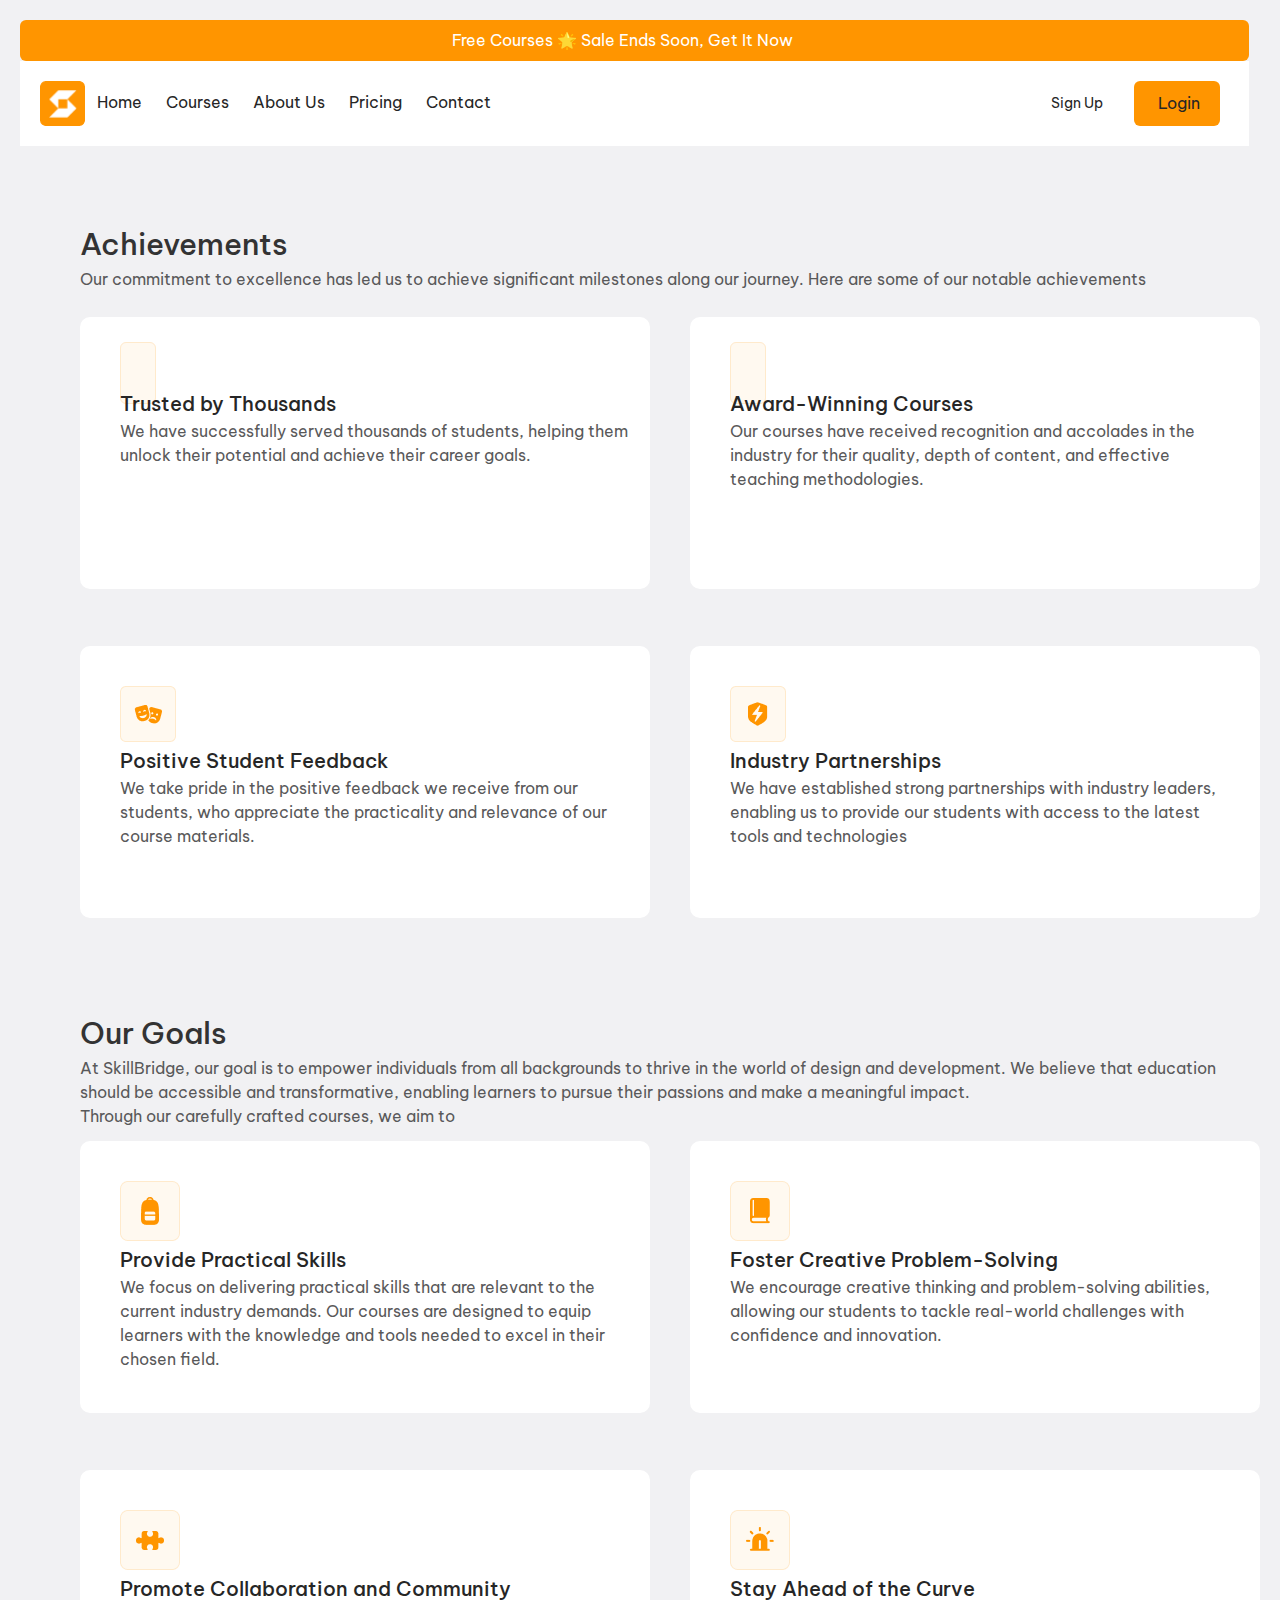
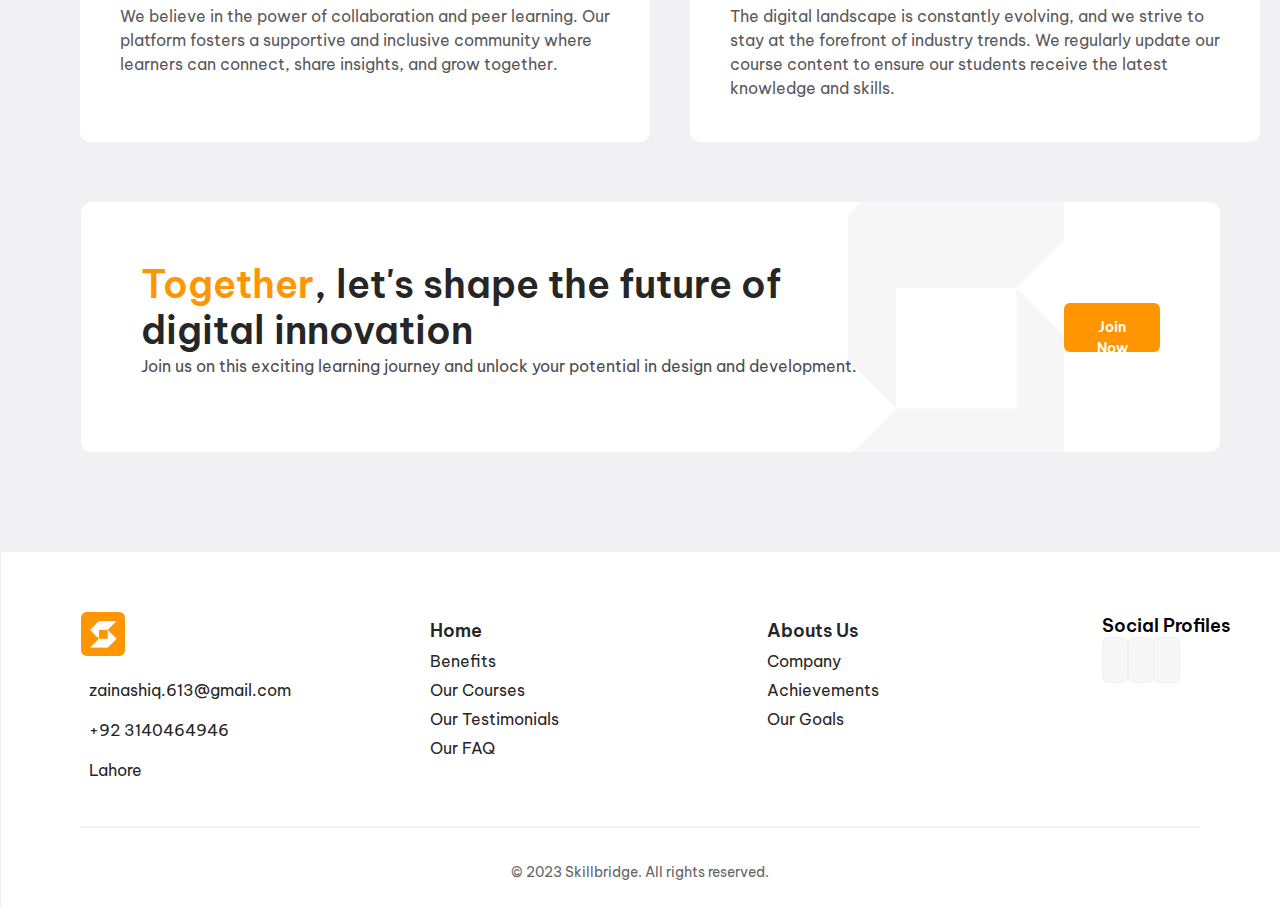
<file: about.html>
<!DOCTYPE html>
<html lang="en">
  <head>
    <meta charset="UTF-8" />
    <meta name="viewport" content="width=device-width, initial-scale=1.0" />
    <link
      rel="stylesheet"
      href="https://cdnjs.cloudflare.com/ajax/libs/font-awesome/6.6.0/css/all.min.css"
      integrity="sha512-Kc323vGBEqzTmouAECnVceyQqyqdsSiqLQISBL29aUW4U/M7pSPA/gEUZQqv1cwx4OnYxTxve5UMg5GT6L4JJg=="
      crossorigin="anonymous"
      referrerpolicy="no-referrer"
    />
    <link rel="stylesheet" href="./about.css" />
    <title>About Us</title>
  </head>
  <body>
    <header>
      <div class="top-banner">
        <h1>
          Free Courses 🌟 Sale Ends Soon, Get It Now &nbsp; &nbsp; &nbsp;
          <i class="fa-solid fa-arrow-right"></i>
        </h1>
      </div>
      <nav class="navbar">
        <div class="links">
          <img src="./Images/web-logo.png" alt="">
          <ul class="navbar-list">
            <li><a class="navbar-links" href="./home.html">Home</a></li>
            <li><a class="navbar-links" href="./courses.html">Courses</a></li>
            <li><a class="navbar-links" href="./about.html">About Us</a></li>
            <li><a class="navbar-links" href="./pricing.html">Pricing</a></li>
            <li><a class="navbar-links" href="./contact.html">Contact</a></li>
          </ul>
        </div>
        <div class="toogle">
          <div class="login">
            <a href="./signup-page.html" class="signup-btn">Sign Up</a>
            <a href="./login-page.html" class="login-btn">Login</a>
          </div>
          <div class="mobile-navbar-btn" id="toggle-btn">
            <i class="fa-solid fa-bars" name="open"></i>
            <i class="fa-solid fa-xmark" name="close"></i>
          </div>
        </div>
      </nav>
    </header>
    <div class="achievements">
      <div class="achievements-text">
        <h1>Achievements</h1>
        <p>
          Our commitment to excellence has led us to achieve significant
          milestones along our journey. Here are some of our notable
          achievements
        </p>
      </div>
      <div class="achievements-item">
        <div class="row-1">
          <div class="item">
            <i class="fa-solid fa-chess-king"></i>
            <div>
              <h2>Trusted by Thousands</h2>
              <p>
                We have successfully served thousands of students, helping them
                unlock their potential and achieve their career goals.
              </p>
            </div>
          </div>
          <div class="item">
            <i class="fa-solid fa-medal"></i>
            <div>
              <h2>Award-Winning Courses</h2>
              <p>
                Our courses have received recognition and accolades in the
                industry for their quality, depth of content, and effective
                teaching methodologies.
              </p>
            </div>
          </div>
        </div>
        <div class="row-1">
          <div class="item">
            <img src="./Images/feedback.png" alt="" />
            <div>
              <h2>Positive Student Feedback</h2>
              <p>
                We take pride in the positive feedback we receive from our
                students, who appreciate the practicality and relevance of our
                course materials.
              </p>
            </div>
          </div>
          <div class="item">
            <img src="./Images/partner.png" alt="" />
            <div>
              <h2>Industry Partnerships</h2>
              <p>
                We have established strong partnerships with industry leaders,
                enabling us to provide our students with access to the latest
                tools and technologies
              </p>
            </div>
          </div>
        </div>
      </div>
    </div>
    <div class="goals">
      <div class="goals-text">
        <h1>Our Goals</h1>
        <p>
          At SkillBridge, our goal is to empower individuals from all
          backgrounds to thrive in the world of design and development. We
          believe that education should be accessible and transformative,
          enabling learners to pursue their passions and make a meaningful
          impact. <br />
          Through our carefully crafted courses, we aim to
        </p>
      </div>
      <div class="goals-item">
        <div class="row-1">
          <div class="item">
            <img src="./Images/skills.png" alt="" />
            <div>
              <h2>Provide Practical Skills</h2>
              <p>
                We focus on delivering practical skills that are relevant to the
                current industry demands. Our courses are designed to equip
                learners with the knowledge and tools needed to excel in their
                chosen field.
              </p>
            </div>
          </div>
          <div class="item">
            <img src="./Images/solving.png" alt="" />
            <div>
              <h2>Foster Creative Problem-Solving</h2>
              <p>
                We encourage creative thinking and problem-solving abilities,
                allowing our students to tackle real-world challenges with
                confidence and innovation.
              </p>
            </div>
          </div>
        </div>
        <div class="row-1">
          <div class="item">
            <img src="./Images/promote.png" alt="" />
            <div>
              <h2>Promote Collaboration and Community</h2>
              <p>
                We believe in the power of collaboration and peer learning. Our
                platform fosters a supportive and inclusive community where
                learners can connect, share insights, and grow together.
              </p>
            </div>
          </div>
          <div class="item">
            <img src="./Images/curve.png" alt="" />
            <div>
              <h2>Stay Ahead of the Curve</h2>
              <p>
                The digital landscape is constantly evolving, and we strive to
                stay at the forefront of industry trends. We regularly update
                our course content to ensure our students receive the latest
                knowledge and skills.
              </p>
            </div>
          </div>
        </div>
      </div>
    </div>
    <div class="vision">
      <div class="text">
        <h1>
          <span>Together</span>, let's shape the future of digital innovation
        </h1>
        <p>
          Join us on this exciting learning journey and unlock your potential in
          design and development.
        </p>
      </div>
      <div class="img"></div>
      <a class="btn">Join Now</a>
    </div>
    <footer>
      <div class="footer">
        <div class="footer-left">
          <img src="./Images/web-logo.png" />
          <li>
            <a href="#">
              <i class="fa-solid fa-envelope"></i> &nbsp;
              zainashiq.613@gmail.com</a
            >
          </li>
          <li>
            <a href="#">
              <i class="fa-solid fa-phone"></i> &nbsp; +92 3140464946</a
            >
          </li>
          <li>
            <a href="#">
              <i class="fa-solid fa-location-dot"></i> &nbsp; Lahore</a
            >
          </li>
        </div>
        <div class="footer-right">
          <div class="footer-links">
            <ul>
              <li><a href="#">Home</a></li>
              <li><a href="#">Benefits</a></li>
              <li><a href="#">Our Courses</a></li>
              <li><a href="#">Our Testimonials</a></li>
              <li><a href="#">Our FAQ</a></li>
            </ul>
          </div>
          <div class="footer-about-links">
            <ul>
              <li><a href="#">Abouts Us</a></li>
              <li><a href="#">Company</a></li>
              <li><a href="#">Achievements</a></li>
              <li><a href="#">Our Goals</a></li>
            </ul>
          </div>
          <div class="social-links">
            <h1>Social Profiles</h1>
            <a href="#"><i class="fa-brands fa-facebook"></i></a>
            <a href="#"><i class="fa-brands fa-twitter"></i></a>
            <a href="#"><i class="fa-brands fa-linkedin"></i></a>
          </div>
        </div>
      </div>

      <hr color="#f2f2f3" />

      <div class="copyright">
        <p>© 2023 Skillbridge. All rights reserved.</p>
      </div>
    </footer>
  </body>
</html>
</file>
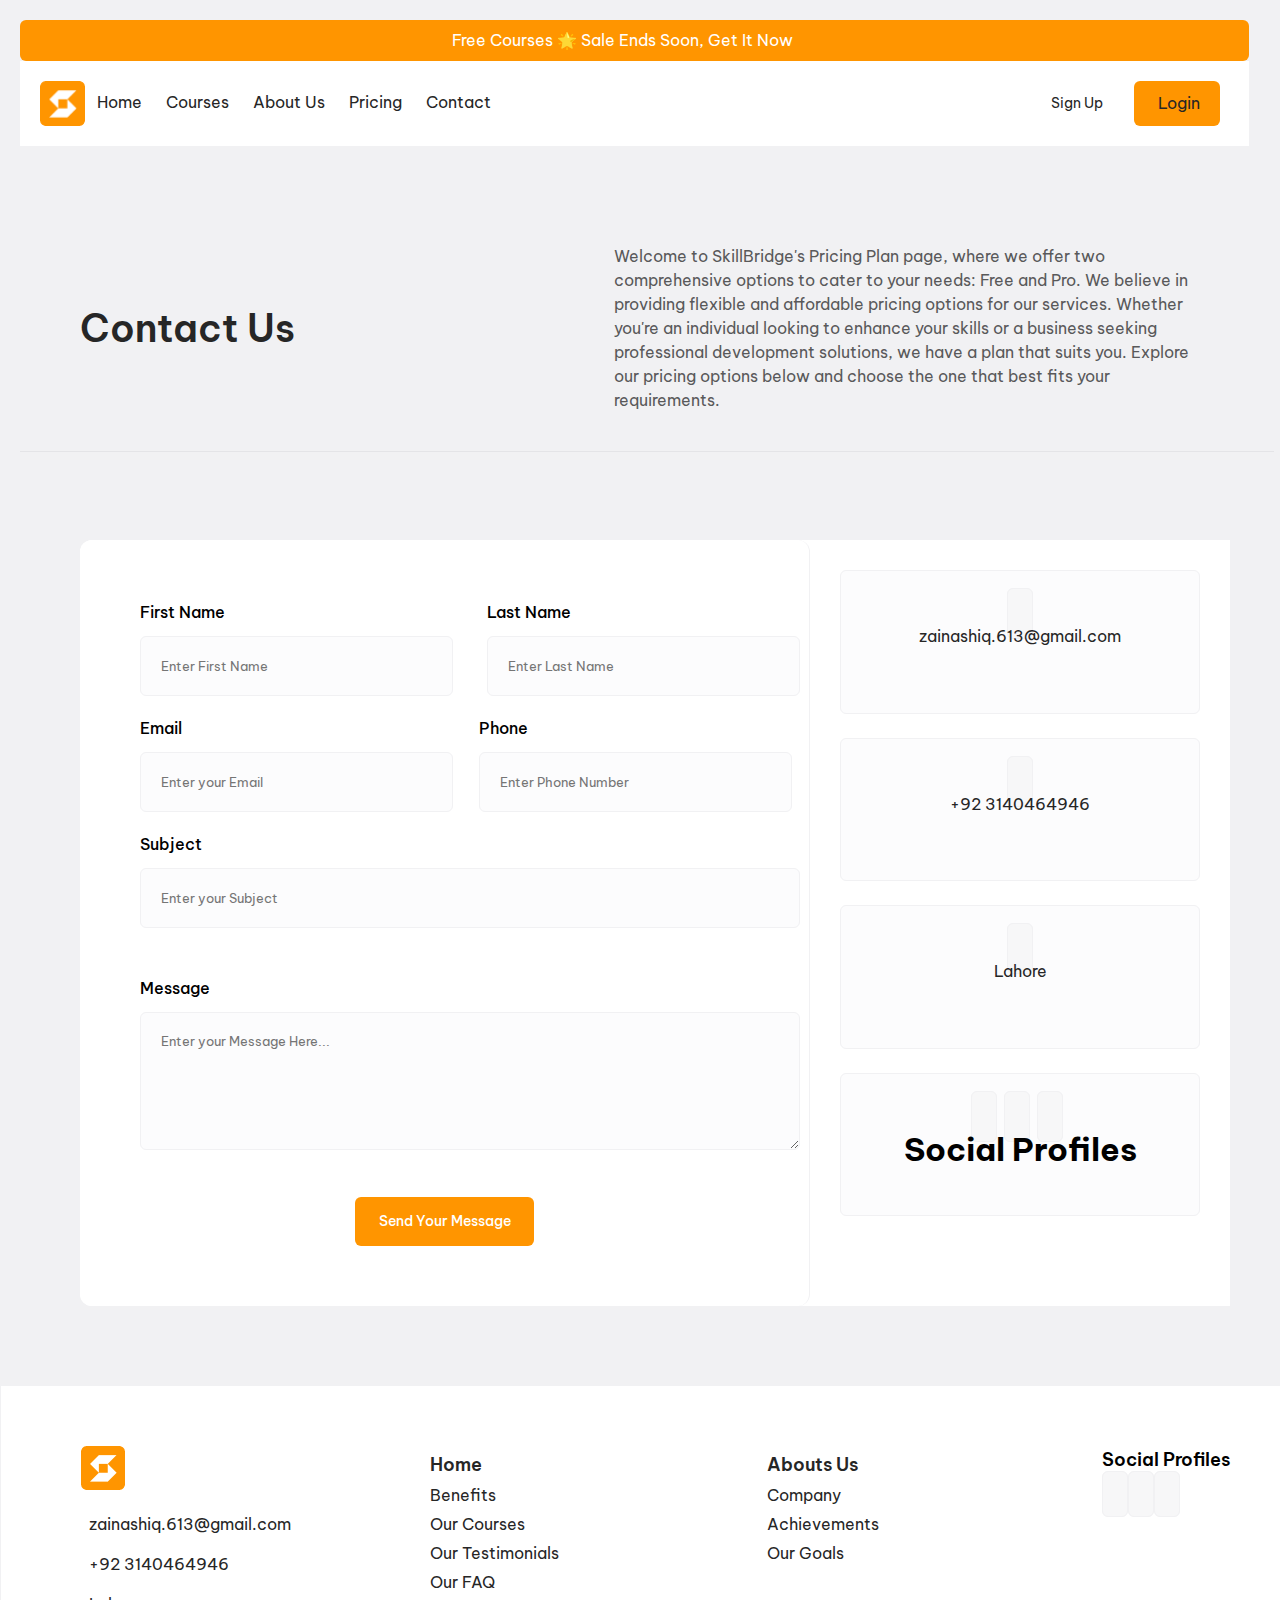
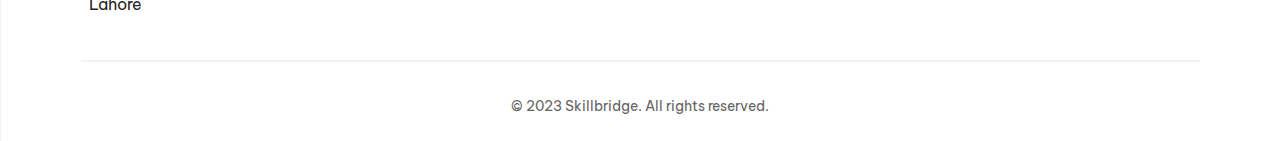
<file: contact.html>
<!DOCTYPE html>
<html lang="en">
  <head>
    <meta charset="UTF-8" />
    <meta name="viewport" content="width=device-width, initial-scale=1.0" />
    <link rel="stylesheet" href="./contact.css" />
    <link
      rel="stylesheet"
      href="https://cdnjs.cloudflare.com/ajax/libs/font-awesome/6.6.0/css/all.min.css"
      integrity="sha512-Kc323vGBEqzTmouAECnVceyQqyqdsSiqLQISBL29aUW4U/M7pSPA/gEUZQqv1cwx4OnYxTxve5UMg5GT6L4JJg=="
      crossorigin="anonymous"
      referrerpolicy="no-referrer"
    />
    <title>Contact Us</title>
  </head>

  <body>
    <header>
      <div class="top-banner">
        <h1>
          Free Courses 🌟 Sale Ends Soon, Get It Now &nbsp; &nbsp; &nbsp;
          <i class="fa-solid fa-arrow-right"></i>
        </h1>
      </div>
      <nav class="navbar">
        <div class="links">
          <img src="./Images/web-logo.png" alt="">
          <ul class="navbar-list">
            <li><a class="navbar-links" href="./home.html">Home</a></li>
            <li><a class="navbar-links" href="./courses.html">Courses</a></li>
            <li><a class="navbar-links" href="./about.html">About Us</a></li>
            <li><a class="navbar-links" href="./pricing.html">Pricing</a></li>
            <li><a class="navbar-links" href="./contact.html">Contact</a></li>
          </ul>
        </div>
        <div class="toogle">
          <div class="login">
            <a href="./signup-page.html" class="signup-btn">Sign Up</a>
            <a href="./login-page.html" class="login-btn">Login</a>
          </div>
          <div class="mobile-navbar-btn" id="toggle-btn">
            <i class="fa-solid fa-bars" name="open"></i>
            <i class="fa-solid fa-xmark" name="close"></i>
          </div>
        </div>
      </nav>
    </header>
    <section class="contact">
      <div>
        <h1>Contact Us</h1>
        <p>
          Welcome to SkillBridge's Pricing Plan page, where we offer two
          comprehensive options to cater to your needs: Free and Pro. We believe
          in providing flexible and affordable pricing options for our services.
          Whether you're an individual looking to enhance your skills or a
          business seeking professional development solutions, we have a plan
          that suits you. Explore our pricing options below and choose the one
          that best fits your requirements.
        </p>
      </div>
    </section>
    <section class="form">
      <div class="form-left">
        <div class="name">
          <div class="row-1">
            <div>
              <label for="name">First Name</label>
              <br />
              <input
                placeholder="Enter First Name"
                type="text"
                id="name"
                name="name"
                required
              />
            </div>
            <div>
              <label for="last-name">Last Name</label>
              <br />
              <input
                placeholder="Enter Last Name"
                type="text"
                id="last-name"
                name="name"
                required
              />
            </div>
          </div>
          <div class="row-1">
            <div>
              <label for="email">Email</label>
              <input
                placeholder="Enter your Email"
                type="email"
                id="email"
                name="email"
                required
              />
            </div>
            <div>
              <label for="phone">Phone</label>
              <input
                placeholder="Enter Phone Number"
                type="text"
                id="phone"
                name="phone"
                required
              />
            </div>
          </div>
          <div class="sub">
            <label for="subject">Subject</label>
            <br />
            <input
              placeholder="Enter your Subject"
              type="text"
              id="subject"
              name="subject"
              required
            />
          </div>
        </div>
        <div class="msg">
          <label for="message">Message</label>
          <br />
          <textarea
            placeholder="Enter your Message Here..."
            id="message"
            name="message"
            required
          ></textarea>
        </div>
        <div class="sub-btn">
          <button type="submit">Send Your Message</button>
        </div>
      </div>
      <div class="form-right">
        <div>
          <a href="#">
            <i class="fa-solid fa-envelope"></i>
            <br />
            <p>zainashiq.613@gmail.com</p>
          </a>
        </div>
        <div>
          <a href="#">
            <i class="fa-solid fa-phone"></i>
            <p>+92 3140464946</p></a
          >
        </div>
        <div>
          <a href="#">
            <i class="fa-solid fa-location-dot"></i>
            <p>Lahore</p></a
          >
        </div>
        <div class="form-social-links">
          <a href="#"><i class="fa-brands fa-facebook"></i></a>
          <a href="#"><i class="fa-brands fa-twitter"></i></a>
          <a href="#"><i class="fa-brands fa-linkedin"></i></a>
          <h1>Social Profiles</h1>
        </div>
      </div>
    </section>
    <footer>
      <div class="footer">
        <div class="footer-left">
          <img src="./Images/web-logo.png" alt="" />
          <li>
            <a href="#">
              <i class="fa-solid fa-envelope"></i> &nbsp;
              zainashiq.613@gmail.com
            </a>
          </li>
          <li>
            <a href="#">
              <i class="fa-solid fa-phone"></i> &nbsp; +92 3140464946</a
            >
          </li>
          <li>
            <a href="#">
              <i class="fa-solid fa-location-dot"></i> &nbsp; Lahore</a
            >
          </li>
        </div>
        <div class="footer-right">
          <div class="footer-links">
            <ul>
              <li><a href="#">Home</a></li>
              <li><a href="#">Benefits</a></li>
              <li><a href="#">Our Courses</a></li>
              <li><a href="#">Our Testimonials</a></li>
              <li><a href="#">Our FAQ</a></li>
            </ul>
          </div>
          <div class="footer-about-links">
            <ul>
              <li><a href="#">Abouts Us</a></li>
              <li><a href="#">Company</a></li>
              <li><a href="#">Achievements</a></li>
              <li><a href="#">Our Goals</a></li>
            </ul>
          </div>
          <div class="social-links">
            <h1>Social Profiles</h1>
            <a href="#"><i class="fa-brands fa-facebook"></i></a>
            <a href="#"><i class="fa-brands fa-twitter"></i></a>
            <a href="#"><i class="fa-brands fa-linkedin"></i></a>
          </div>
        </div>
      </div>

      <hr color="#f2f2f3" />

      <div class="copyright">
        <p>© 2023 Skillbridge. All rights reserved.</p>
      </div>
    </footer>
  </body>
</html>
</file>
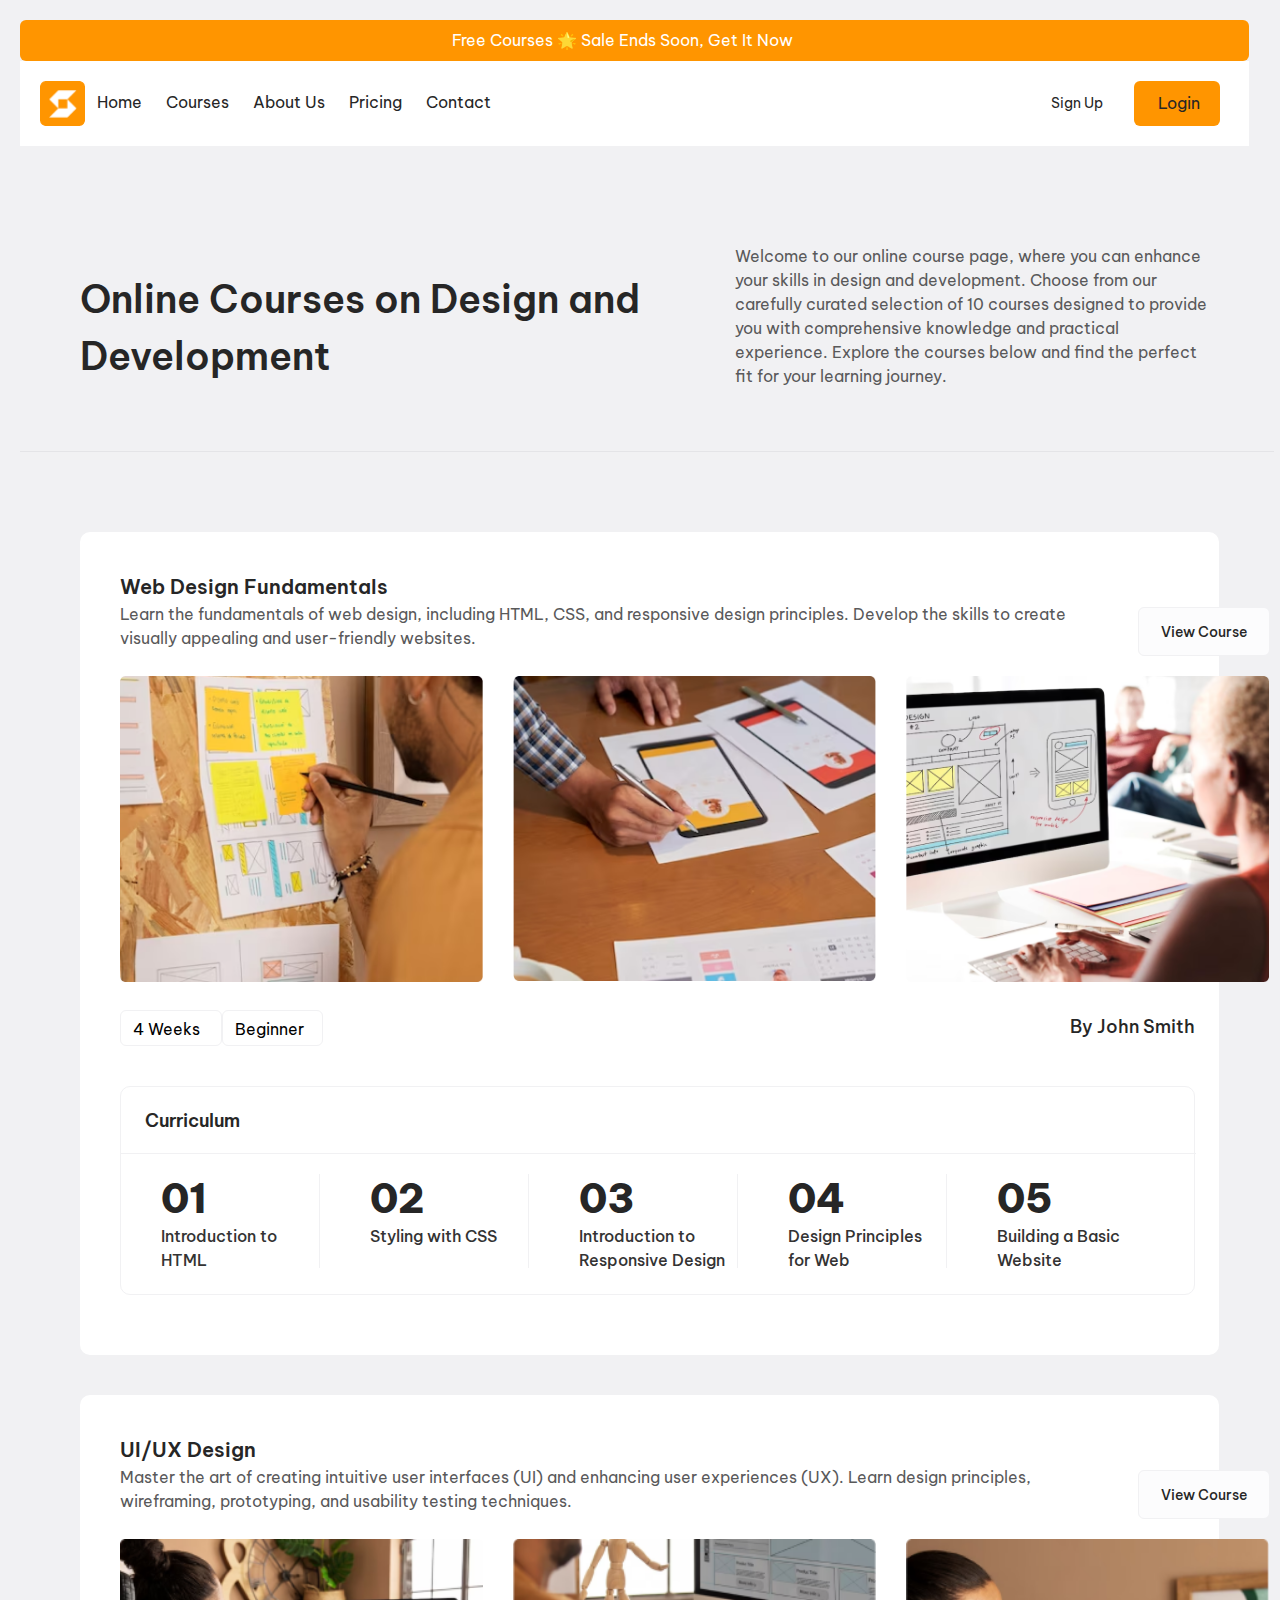
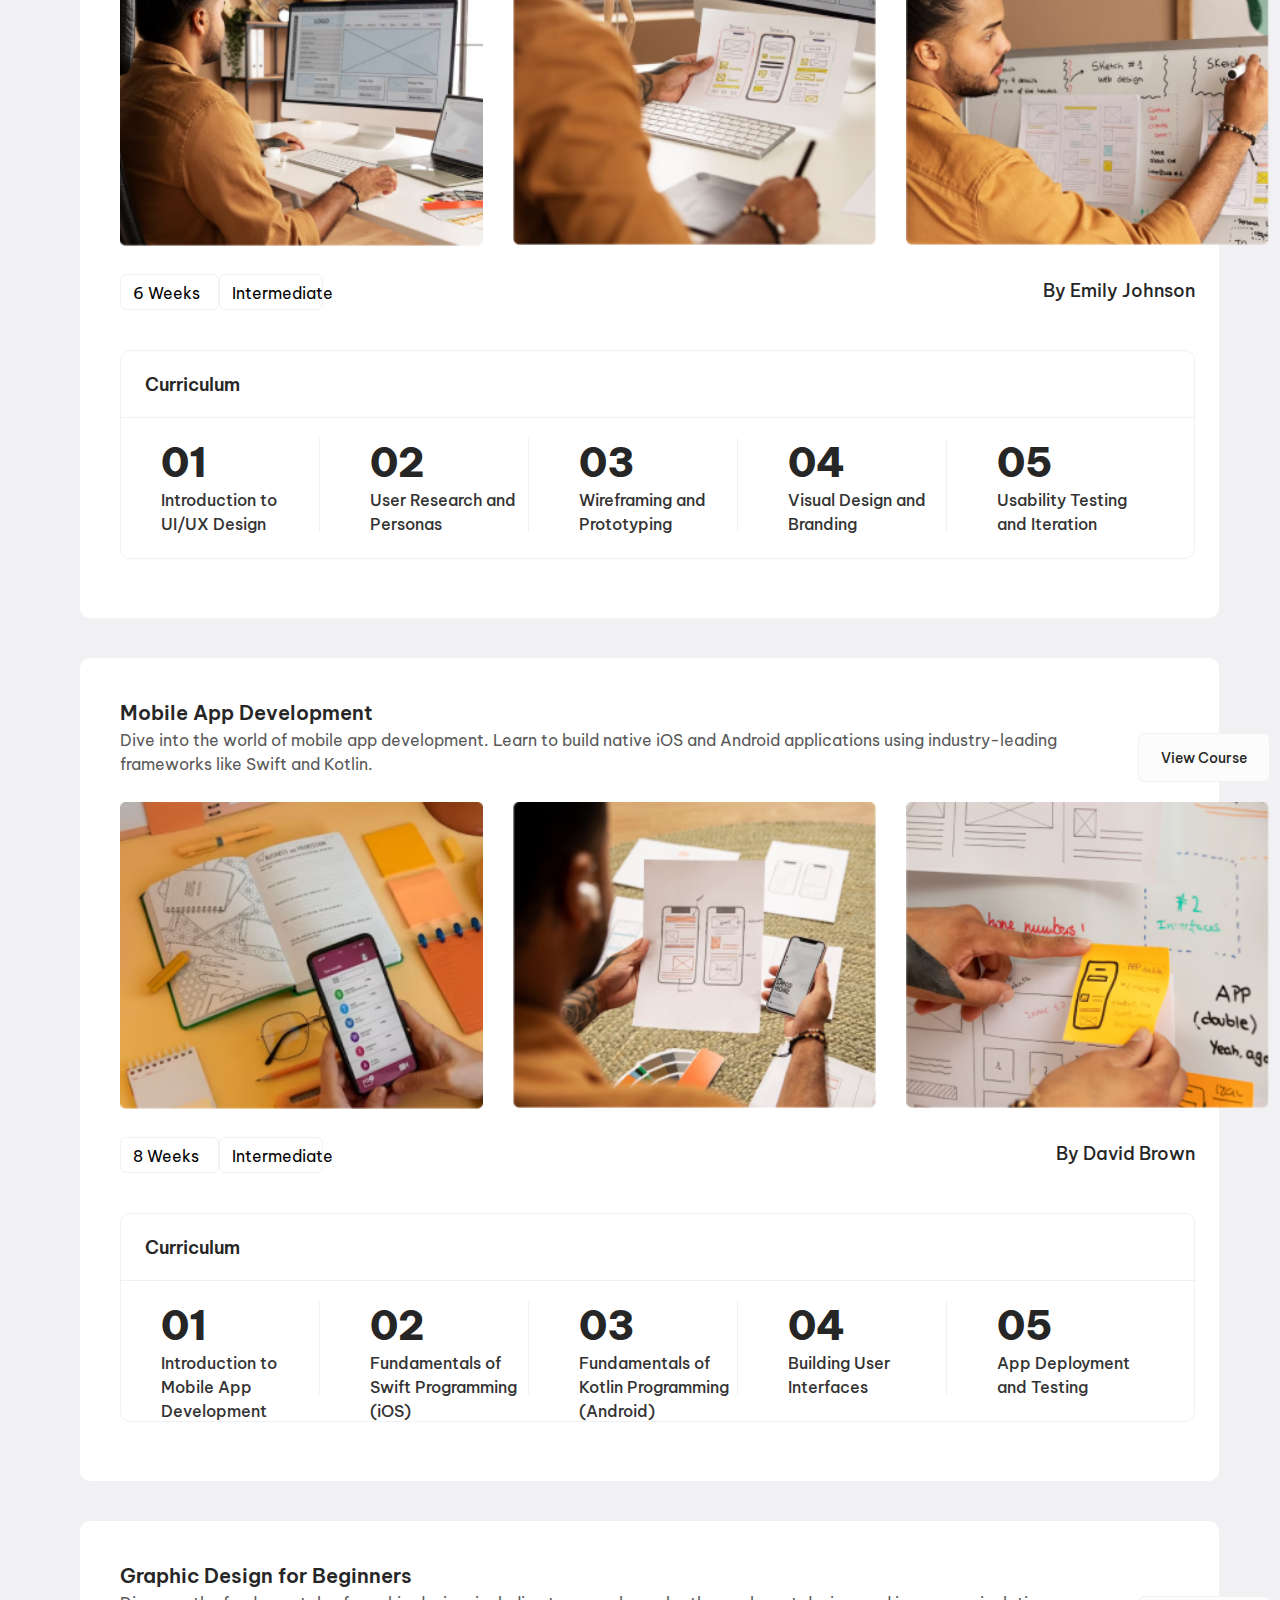
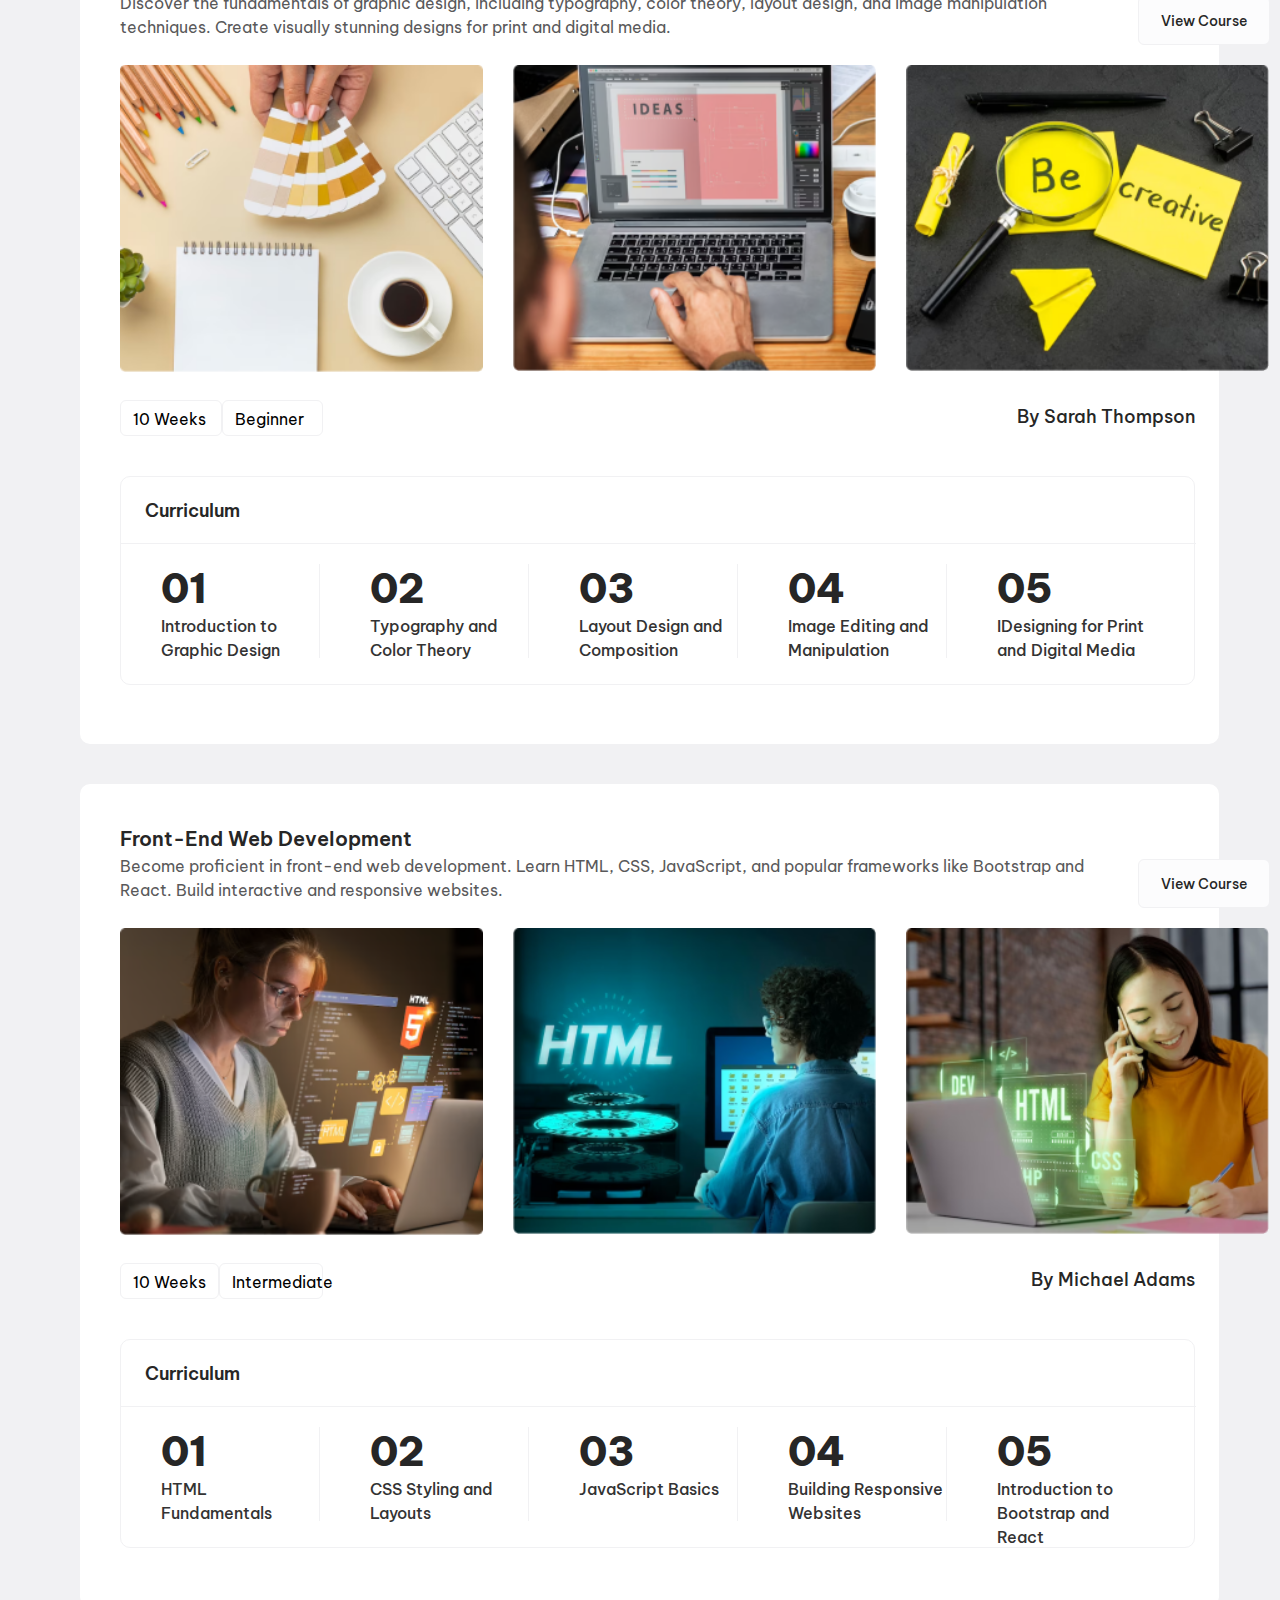
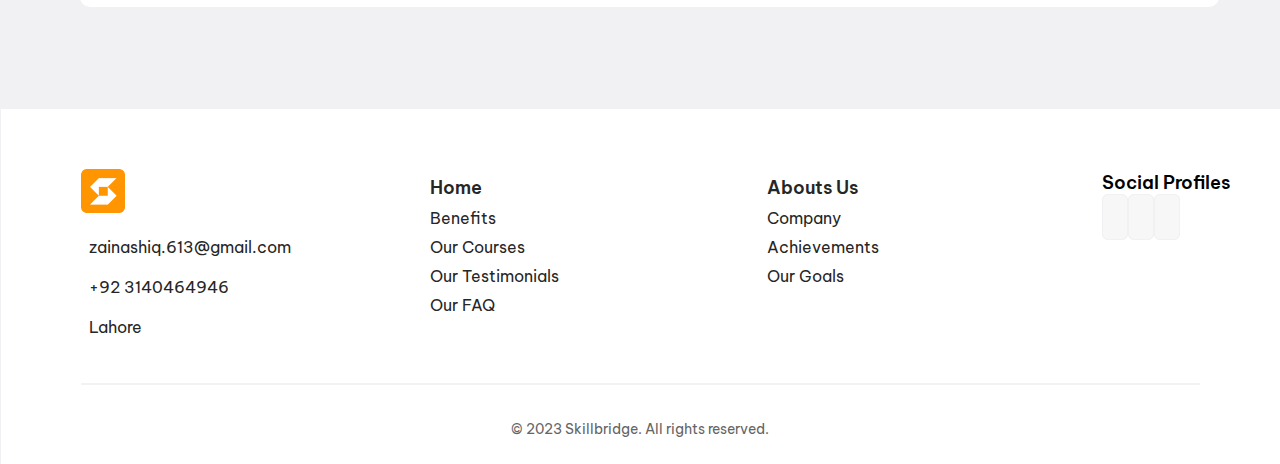
<file: courses.html>
<!DOCTYPE html>
<html lang="en">
  <head>
    <meta charset="UTF-8" />
    <meta name="viewport" content="width=device-width, initial-scale=1.0" />
    <link rel="stylesheet" href="./courses.css" />
    <link
      rel="stylesheet"
      href="https://cdnjs.cloudflare.com/ajax/libs/font-awesome/6.6.0/css/all.min.css"
      integrity="sha512-Kc323vGBEqzTmouAECnVceyQqyqdsSiqLQISBL29aUW4U/M7pSPA/gEUZQqv1cwx4OnYxTxve5UMg5GT6L4JJg=="
      crossorigin="anonymous"
      referrerpolicy="no-referrer"
    />
    <title>Courses</title>
  </head>

  <body>
    <header>
      <div class="top-banner">
        <h1>
          Free Courses 🌟 Sale Ends Soon, Get It Now &nbsp; &nbsp; &nbsp;
          <i class="fa-solid fa-arrow-right"></i>
        </h1>
      </div>
      <nav class="navbar">
        <div class="links">
          <img src="./Images/web-logo.png" alt="">
          <ul class="navbar-list">
            <li><a class="navbar-links" href="./home.html">Home</a></li>
            <li><a class="navbar-links" href="./courses.html">Courses</a></li>
            <li><a class="navbar-links" href="./about.html">About Us</a></li>
            <li><a class="navbar-links" href="./pricing.html">Pricing</a></li>
            <li><a class="navbar-links" href="./contact.html">Contact</a></li>
          </ul>
        </div>
        <div class="toogle">
          <div class="login">
            <a href="./signup-page.html" class="signup-btn">Sign Up</a>
            <a href="./login-page.html" class="login-btn">Login</a>
          </div>
          <div class="mobile-navbar-btn" id="toggle-btn">
            <i class="fa-solid fa-bars" name="open"></i>
            <i class="fa-solid fa-xmark" name="close"></i>
          </div>
        </div>
      </nav>
    </header>
    <section class="courses">
      <div>
        <h1>Online Courses on Design and Development</h1>
        <p>
          Welcome to our online course page, where you can enhance your skills
          in design and development. Choose from our carefully curated selection
          of 10 courses designed to provide you with comprehensive knowledge and
          practical experience. Explore the courses below and find the perfect
          fit for your learning journey.
        </p>
      </div>
    </section>
    <div class="courses-items">
      <div class="item">
        <div class="item-text">
          <div>
            <h1>Web Design Fundamentals</h1>
            <p>
              Learn the fundamentals of web design, including HTML, CSS, and
              responsive design principles. Develop the skills to create
              visually appealing and user-friendly websites.
            </p>
          </div>
          <a href="#">View Course</a>
        </div>
        <div class="img-container">
          <div><img src="./Images/web-1.png" alt="" /></div>
          <div><img src="./Images/web-2.png" alt="" /></div>
          <div><img src="./Images/web-3.png" alt="" /></div>
        </div>
        <div class="time">
          <div>
            <li>4 Weeks</li>
            <li>Beginner</li>
          </div>
          <div>
            <h3>By John Smith</h3>
          </div>
        </div>
        <div class="curriculum">
          <div class="curriculum-text">
            <h1>Curriculum</h1>
          </div>
          <div class="details-container">
            <div class="details">
              <h1>01</h1>
              <p>Introduction to HTML</p>
            </div>
            <div class="details">
              <h1>02</h1>
              <p>Styling with CSS</p>
            </div>
            <div class="details">
              <h1>03</h1>
              <p>Introduction to Responsive Design</p>
            </div>
            <div class="details">
              <h1>04</h1>
              <p>Design Principles for Web</p>
            </div>
            <div class="details">
              <h1>05</h1>
              <p>Building a Basic Website</p>
            </div>
          </div>
        </div>
      </div>
      <div class="item">
        <div class="item-text">
          <div>
            <h1>UI/UX Design</h1>
            <p>
              Master the art of creating intuitive user interfaces (UI) and
              enhancing user experiences (UX). Learn design principles,
              wireframing, prototyping, and usability testing techniques.
            </p>
          </div>
          <a href="#">View Course</a>
        </div>
        <div class="img-container">
          <div><img src="./Images/ui-1.png" alt="" /></div>
          <div><img src="./Images/ui-2.png" alt="" /></div>
          <div><img src="./Images/ui-3.png" alt="" /></div>
        </div>
        <div class="time">
          <div>
            <li>6 Weeks</li>
            <li>Intermediate</li>
          </div>
          <div>
            <h3>By Emily Johnson</h3>
          </div>
        </div>
        <div class="curriculum">
          <div class="curriculum-text">
            <h1>Curriculum</h1>
          </div>
          <div class="details-container">
            <div class="details">
              <h1>01</h1>
              <p>Introduction to UI/UX Design</p>
            </div>
            <div class="details">
              <h1>02</h1>
              <p>User Research and Personas</p>
            </div>
            <div class="details">
              <h1>03</h1>
              <p>Wireframing and Prototyping</p>
            </div>
            <div class="details">
              <h1>04</h1>
              <p>Visual Design and Branding</p>
            </div>
            <div class="details">
              <h1>05</h1>
              <p>Usability Testing and Iteration</p>
            </div>
          </div>
        </div>
      </div>
      <div class="item">
        <div class="item-text">
          <div>
            <h1>Mobile App Development</h1>
            <p>
              Dive into the world of mobile app development. Learn to build
              native iOS and Android applications using industry-leading
              frameworks like Swift and Kotlin.
            </p>
          </div>
          <a href="#">View Course</a>
        </div>
        <div class="img-container">
          <div><img src="./Images/m-1.png" alt="" /></div>
          <div><img src="./Images/m-2.png" alt="" /></div>
          <div><img src="./Images/m-3.png" alt="" /></div>
        </div>
        <div class="time">
          <div>
            <li>8 Weeks</li>
            <li>Intermediate</li>
          </div>
          <div>
            <h3>By David Brown</h3>
          </div>
        </div>
        <div class="curriculum">
          <div class="curriculum-text">
            <h1>Curriculum</h1>
          </div>
          <div class="details-container">
            <div class="details">
              <h1>01</h1>
              <p>Introduction to Mobile App Development</p>
            </div>
            <div class="details">
              <h1>02</h1>
              <p>Fundamentals of Swift Programming (iOS)</p>
            </div>
            <div class="details">
              <h1>03</h1>
              <p>Fundamentals of Kotlin Programming (Android)</p>
            </div>
            <div class="details">
              <h1>04</h1>
              <p>Building User Interfaces</p>
            </div>
            <div class="details">
              <h1>05</h1>
              <p>App Deployment and Testing</p>
            </div>
          </div>
        </div>
      </div>
      <div class="item">
        <div class="item-text">
          <div>
            <h1>Graphic Design for Beginners</h1>
            <p>
              Discover the fundamentals of graphic design, including typography,
              color theory, layout design, and image manipulation techniques.
              Create visually stunning designs for print and digital media.
            </p>
          </div>
          <a href="#">View Course</a>
        </div>
        <div class="img-container">
          <div><img src="./Images/g-1.png" alt="" /></div>
          <div><img src="./Images/g-2.png" alt="" /></div>
          <div><img src="./Images/g-3.png" alt="" /></div>
        </div>
        <div class="time">
          <div>
            <li>10 Weeks</li>
            <li>Beginner</li>
          </div>
          <div>
            <h3>By Sarah Thompson</h3>
          </div>
        </div>
        <div class="curriculum">
          <div class="curriculum-text">
            <h1>Curriculum</h1>
          </div>
          <div class="details-container">
            <div class="details">
              <h1>01</h1>
              <p>Introduction to Graphic Design</p>
            </div>
            <div class="details">
              <h1>02</h1>
              <p>Typography and Color Theory</p>
            </div>
            <div class="details">
              <h1>03</h1>
              <p>Layout Design and Composition</p>
            </div>
            <div class="details">
              <h1>04</h1>
              <p>Image Editing and Manipulation</p>
            </div>
            <div class="details">
              <h1>05</h1>
              <p>IDesigning for Print and Digital Media</p>
            </div>
          </div>
        </div>
      </div>
      <div class="item">
        <div class="item-text">
          <div>
            <h1>Front-End Web Development</h1>
            <p>
              Become proficient in front-end web development. Learn HTML, CSS,
              JavaScript, and popular frameworks like Bootstrap and React. Build
              interactive and responsive websites.
            </p>
          </div>
          <a href="#">View Course</a>
        </div>
        <div class="img-container">
          <div><img src="./Images/f-1.png" alt="" /></div>
          <div><img src="./Images/f-2.png" alt="" /></div>
          <div><img src="./Images/f-3.png" alt="" /></div>
        </div>
        <div class="time">
          <div>
            <li>10 Weeks</li>
            <li>Intermediate</li>
          </div>
          <div>
            <h3>By Michael Adams</h3>
          </div>
        </div>
        <div class="curriculum">
          <div class="curriculum-text">
            <h1>Curriculum</h1>
          </div>
          <div class="details-container">
            <div class="details">
              <h1>01</h1>
              <p>HTML Fundamentals</p>
            </div>
            <div class="details">
              <h1>02</h1>
              <p>CSS Styling and Layouts</p>
            </div>
            <div class="details">
              <h1>03</h1>
              <p>JavaScript Basics</p>
            </div>
            <div class="details">
              <h1>04</h1>
              <p>Building Responsive Websites</p>
            </div>
            <div class="details">
              <h1>05</h1>
              <p>Introduction to Bootstrap and React</p>
            </div>
          </div>
        </div>
      </div>
    </div>
    <footer>
      <div class="footer">
        <div class="footer-left">
          <img src="./Images/web-logo.png" alt="" />
          <li>
            <a href="#">
              <i class="fa-solid fa-envelope"></i> &nbsp;
              zainashiq.613@gmail.com</a
            >
          </li>
          <li>
            <a href="#">
              <i class="fa-solid fa-phone"></i> &nbsp; +92 3140464946</a
            >
          </li>
          <li>
            <a href="#">
              <i class="fa-solid fa-location-dot"></i> &nbsp; Lahore</a
            >
          </li>
        </div>
        <div class="footer-right">
          <div class="footer-links">
            <ul>
              <li><a href="#">Home</a></li>
              <li><a href="#">Benefits</a></li>
              <li><a href="#">Our Courses</a></li>
              <li><a href="#">Our Testimonials</a></li>
              <li><a href="#">Our FAQ</a></li>
            </ul>
          </div>
          <div class="footer-about-links">
            <ul>
              <li><a href="#">Abouts Us</a></li>
              <li><a href="#">Company</a></li>
              <li><a href="#">Achievements</a></li>
              <li><a href="#">Our Goals</a></li>
            </ul>
          </div>
          <div class="social-links">
            <h1>Social Profiles</h1>
            <a href="#"><i class="fa-brands fa-facebook"></i></a>
            <a href="#"><i class="fa-brands fa-twitter"></i></a>
            <a href="#"><i class="fa-brands fa-linkedin"></i></a>
          </div>
        </div>
      </div>

      <hr color="#f2f2f3" />

      <div class="copyright">
        <p>© 2023 Skillbridge. All rights reserved.</p>
      </div>
    </footer>
  </body>
</html>
</file>
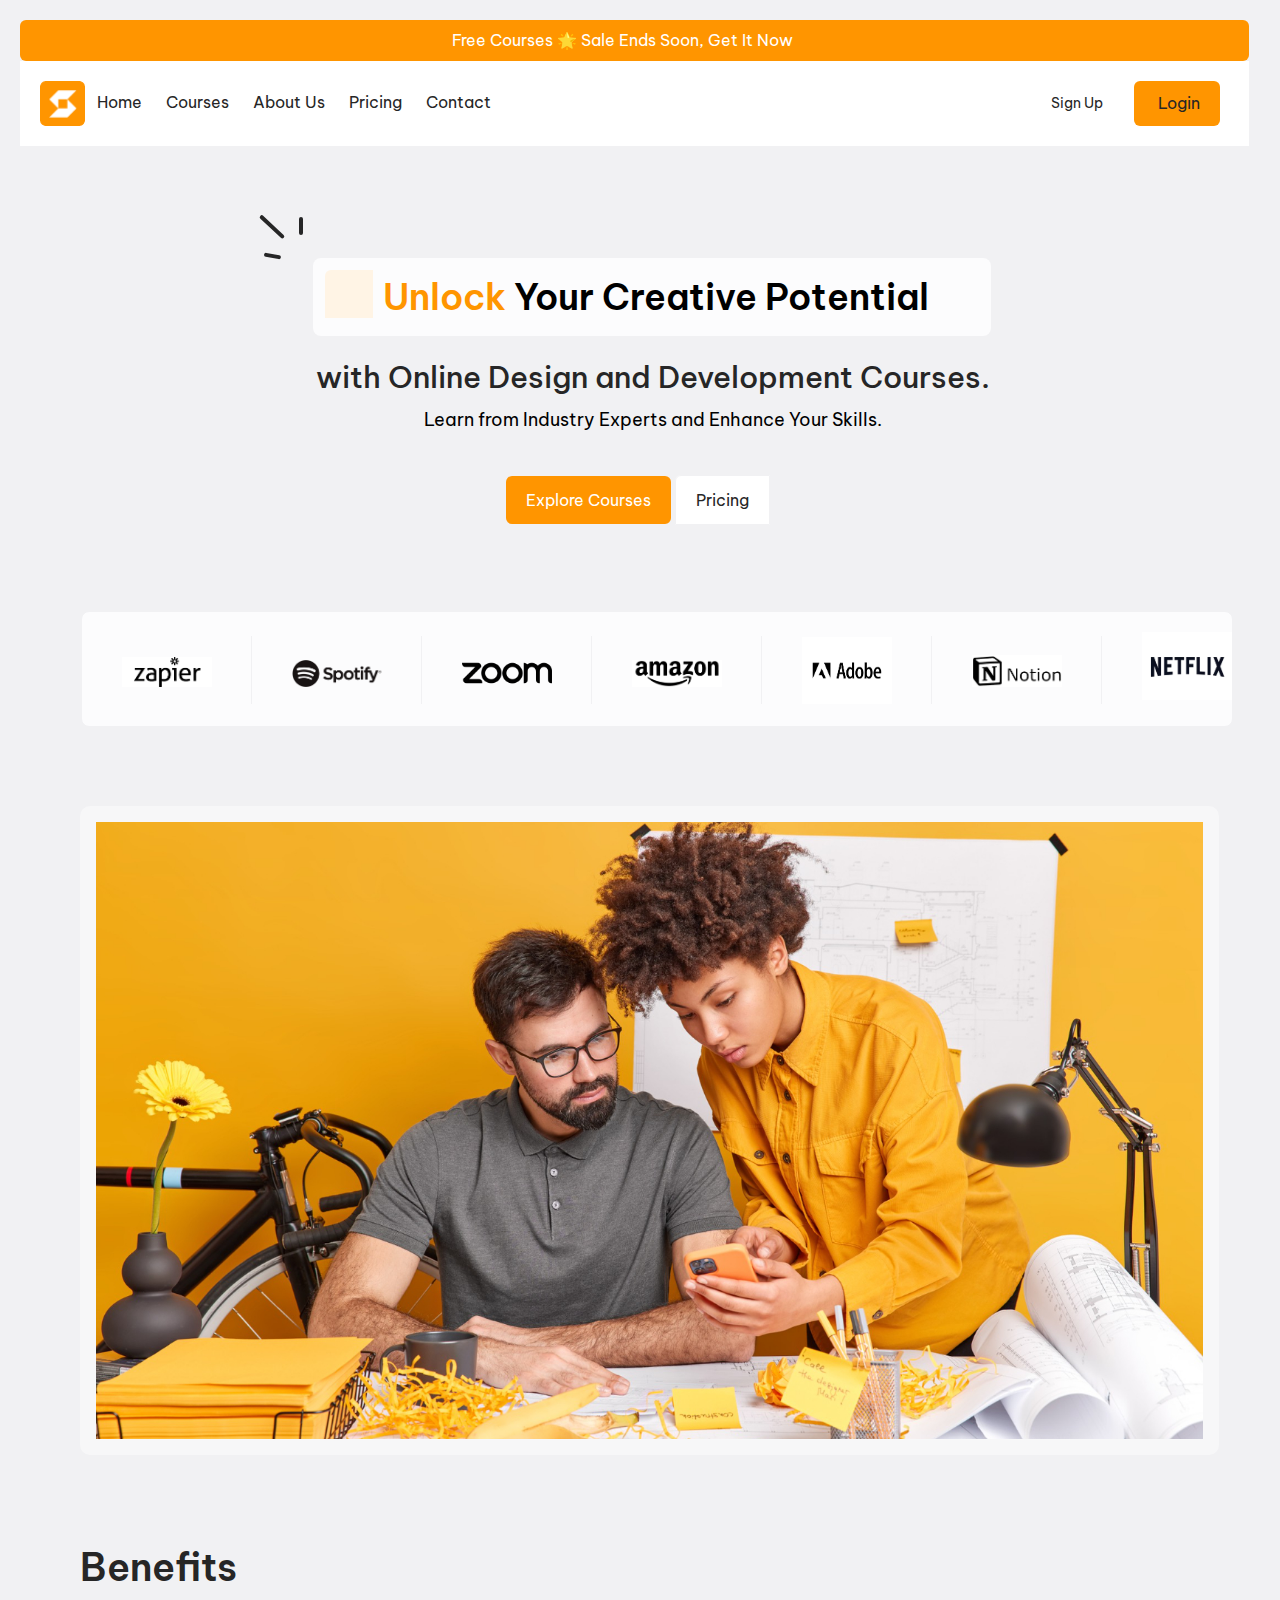
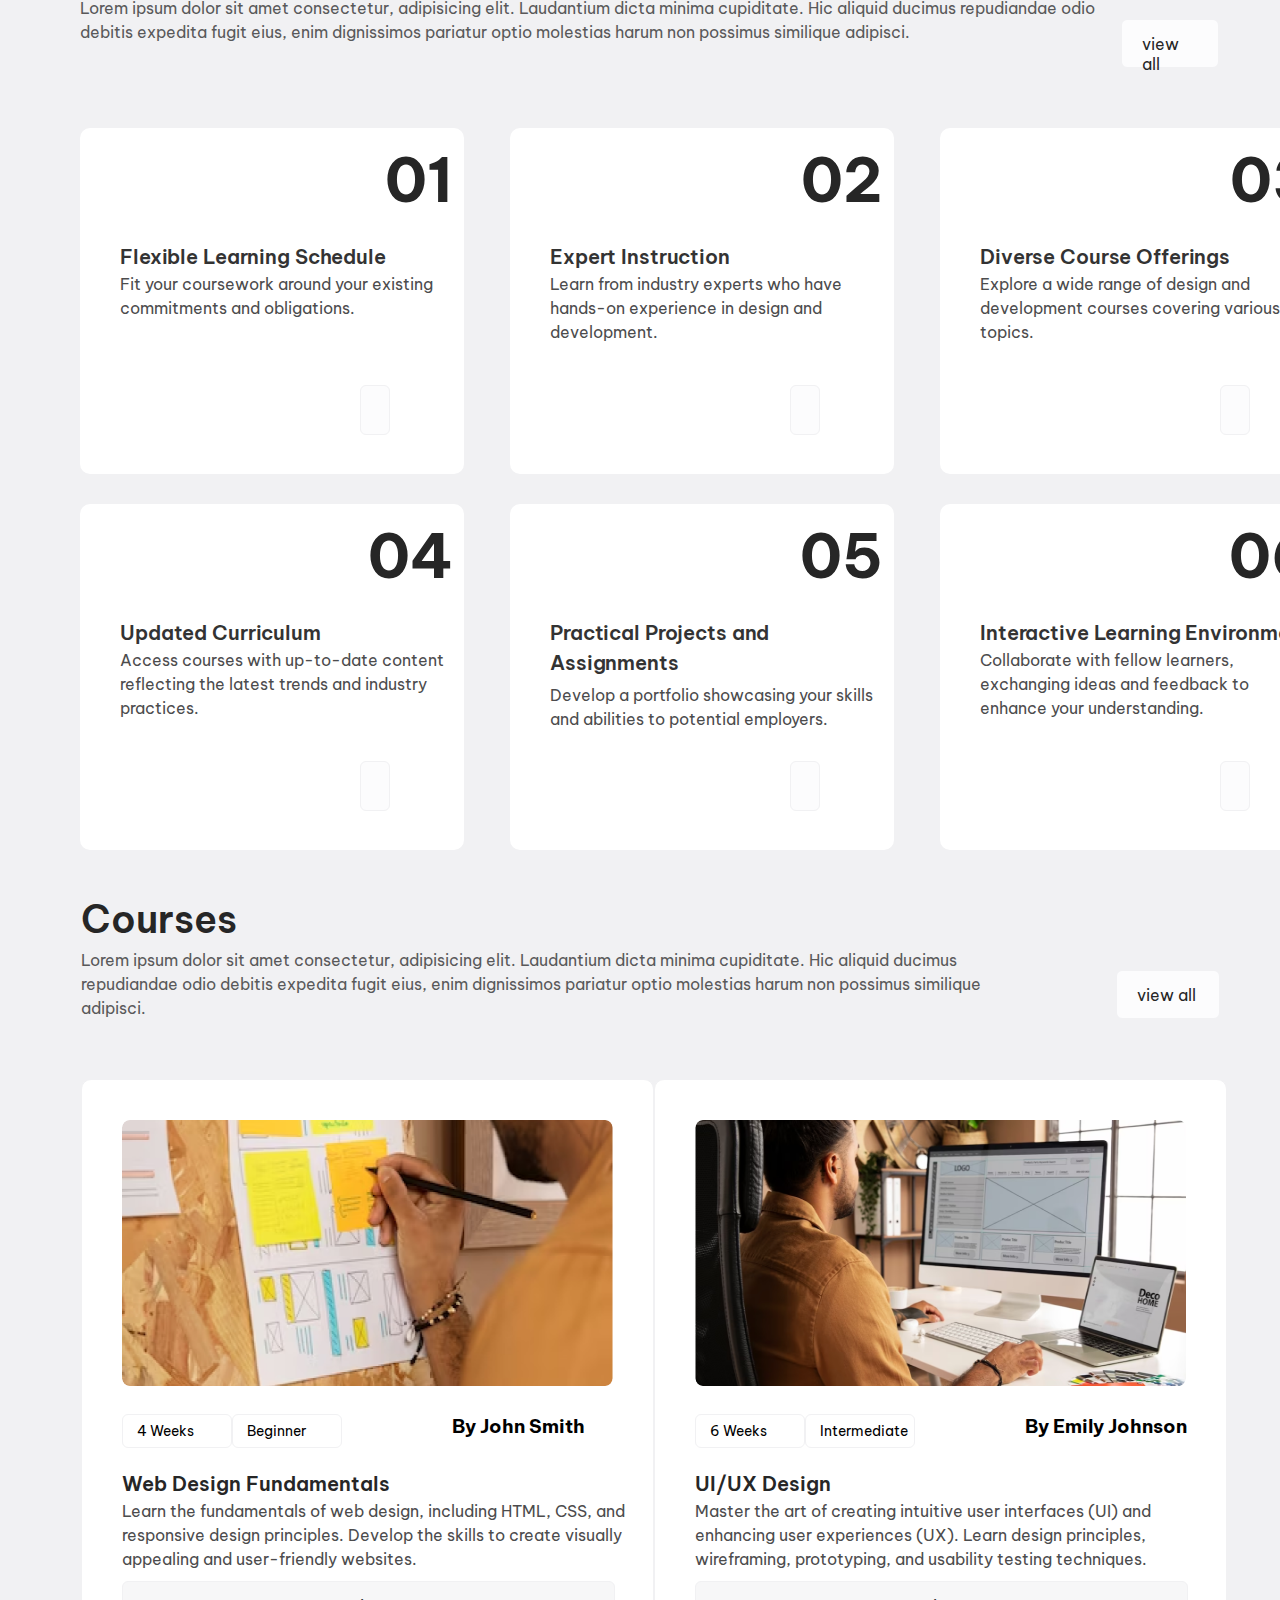
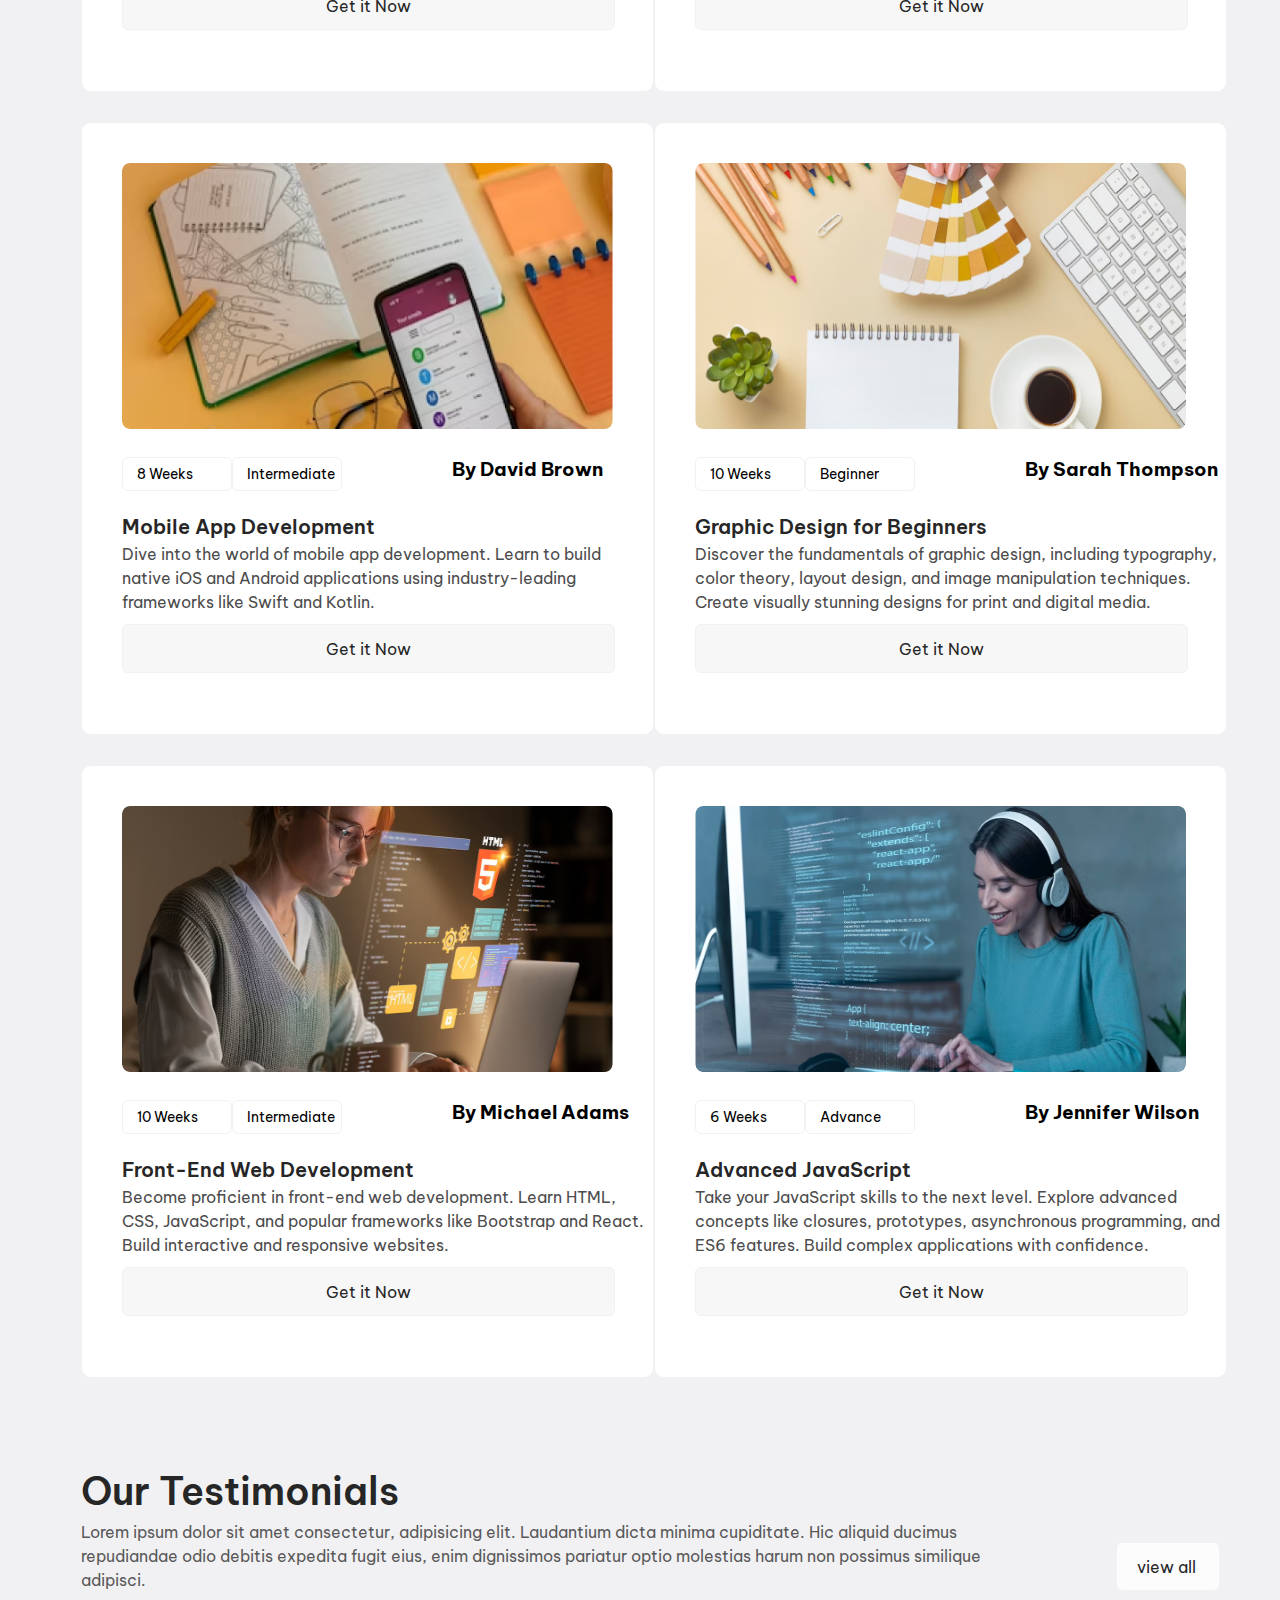
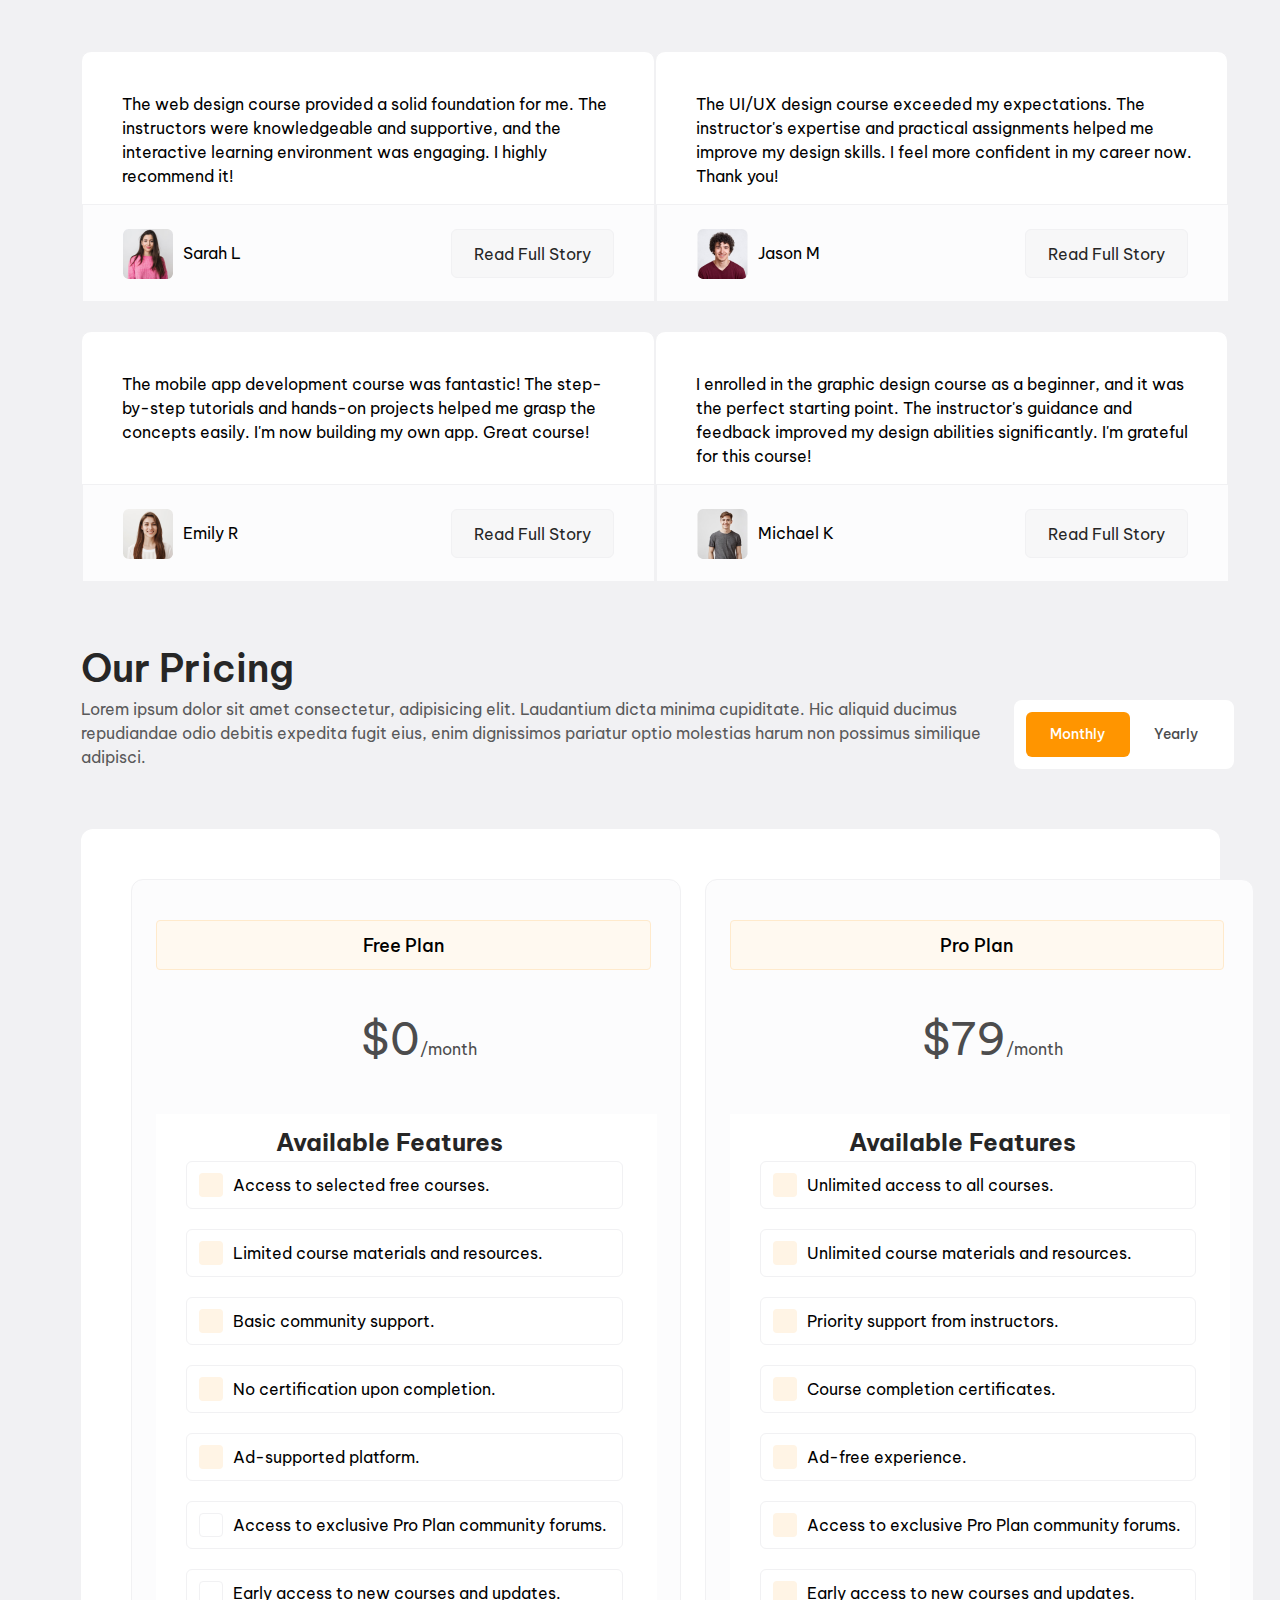
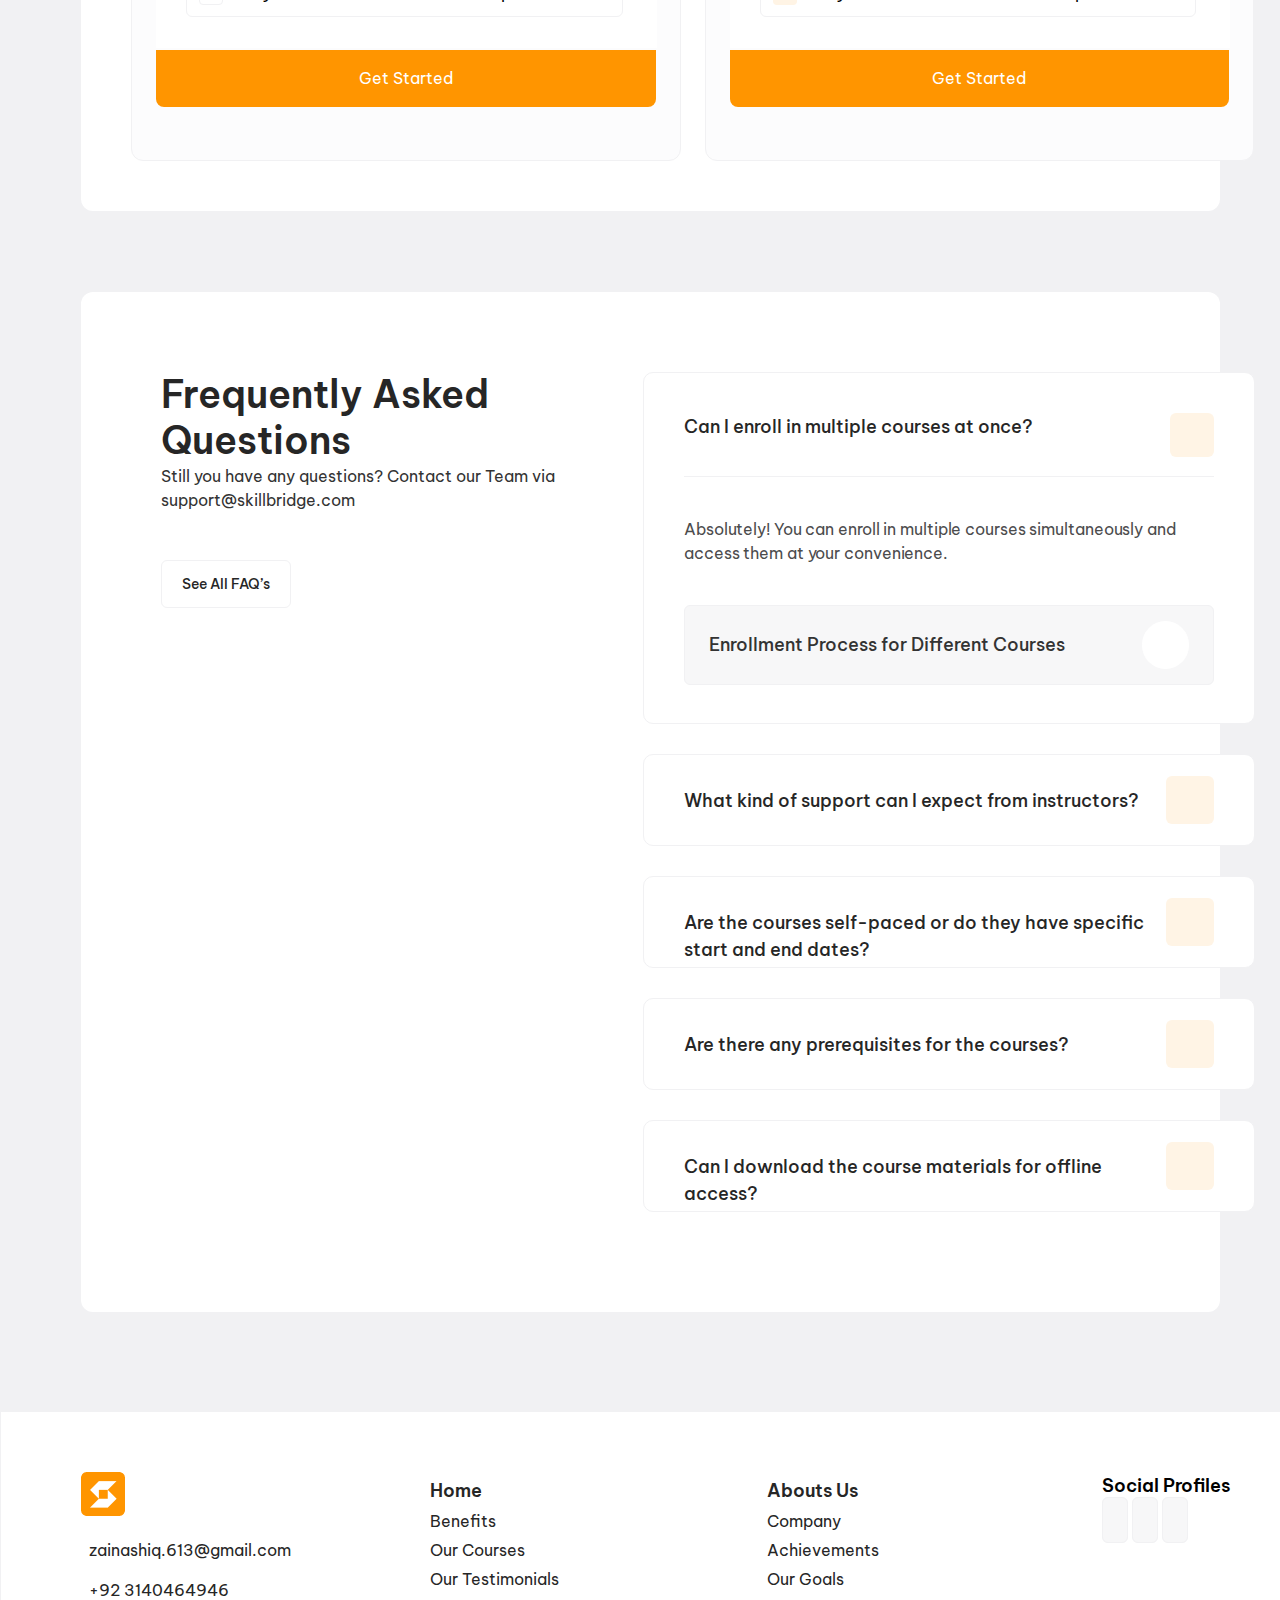
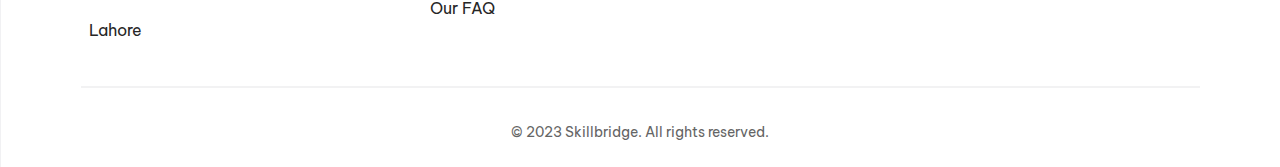
<file: home.html>
<!DOCTYPE html>
<html lang="en">

<head>
  <meta charset="UTF-8" />
  <meta name="viewport" content="width=device-width, initial-scale=1.0" />
  <title>
    Online-Course-E-Learning-Educational-Website-UI-Template-Design-in-Light-Theme
  </title>
  <link rel="stylesheet" type="text/css" href="./home.css" />
  <link rel="stylesheet" href="https://cdnjs.cloudflare.com/ajax/libs/font-awesome/6.6.0/css/all.min.css"
    integrity="sha512-Kc323vGBEqzTmouAECnVceyQqyqdsSiqLQISBL29aUW4U/M7pSPA/gEUZQqv1cwx4OnYxTxve5UMg5GT6L4JJg=="
    crossorigin="anonymous" referrerpolicy="no-referrer" />
</head>

<body>

  <header>
    <div class="top-banner">
      <h1>
        Free Courses 🌟 Sale Ends Soon, Get It Now &nbsp; &nbsp; &nbsp;
        <i class="fa-solid fa-arrow-right"></i>
      </h1>
    </div>
    <nav class="navbar">
      <div class="links">
        <img src="./Images/web-logo.png" alt="">
        <ul class="navbar-list">
          <li><a class="navbar-links" href="./home.html">Home</a></li>
          <li><a class="navbar-links" href="./courses.html">Courses</a></li>
          <li><a class="navbar-links" href="./about.html">About Us</a></li>
          <li><a class="navbar-links" href="./pricing.html">Pricing</a></li>
          <li><a class="navbar-links" href="./contact.html">Contact</a></li>
        </ul>
      </div>
      <div class="toogle">
        <div class="login">
          <a href="./signup-page.html" class="signup-btn">Sign Up</a>
          <a href="./login-page.html" class="login-btn">Login</a>
        </div>
        <div class="mobile-navbar-btn" id="toggle-btn">
          <i class="fa-solid fa-bars" name="open"></i>
          <i class="fa-solid fa-xmark" name="close"></i>
        </div>
      </div>
    </nav>
  </header>
  <section class="hero-section">
    <div class="abstract-line">
      <div class="vector"></div>
      <div class="vector2"></div>
      <div class="vector3"></div>
    </div>
    <div class="data-container">
      <div class="sub-container">
        <div class="icon-container"><i class="fa-solid fa-bolt"></i></div>
        <h1><span>Unlock</span> Your Creative Potential</h1>
      </div>
      <div class="text-container">
        <h2>with Online Design and Development Courses.</h2>
        <p>Learn from Industry Experts and Enhance Your Skills.</p>
      </div>
      <div class="btn-container">
        <a href="#">Explore Courses</a>
        <a href="#">Pricing</a>
      </div>
    </div>
  </section>
  <div class="logo-container">
    <div class="card">
      <img src="./Images/zapier-logo.png" alt="" />
    </div>
    <div class="card">
      <img src="./Images/spotify-logo.png" />
    </div>
    <div class="card">
      <img src="./Images/zoom-logo.webp" style="margin-top: -24px" />
    </div>
    <div class="card">
      <img src="./Images/amazon-logo.png" alt="" />
    </div>
    <div class="card">
      <img src="./Images/adobe-logo.png" style="margin-top: -15px" />
    </div>
    <div class="card">
      <img src="./Images/notion-logo.png" alt="" />
    </div>
    <div class="card">
      <img src="./Images/netflix-logo.webp" style="margin-top: -20px" />
    </div>
  </div>
  <section class="benefits">
    <img src="./Images/benifit.jpg" alt="" />
  </section>
  <section class="benefits-container">
    <div class="benefits-text">
      <div>
        <h1>Benefits</h1>
        <p>
          Lorem ipsum dolor sit amet consectetur, adipisicing elit. Laudantium
          dicta minima cupiditate. Hic aliquid ducimus repudiandae odio
          debitis expedita fugit eius, enim dignissimos pariatur optio
          molestias harum non possimus similique adipisci.
        </p>
      </div>
      <a href="#">view all</a>
    </div>
    <div class="benefits-item">
      <div class="row1">

        <div class="item">
          <h1>01</h1>
          <h2>Flexible Learning Schedule</h2>
          <p>
            Fit your coursework around your existing commitments and
            obligations.
          </p>
          <a href="#"><i class="fa-solid fa-arrow-right"></i></a>
        </div>
        <div class="item">
          <h1>02</h1>
          <h2>Expert Instruction</h2>
          <p>
            Learn from industry experts who have hands-on experience in design and development.
          </p>
          <a href="#"><i class="fa-solid fa-arrow-right"></i></a>
        </div>
        <div class="item">
          <h1>03</h1>
          <h2>Diverse Course Offerings</h2>
          <p>
            Explore a wide range of design and development courses covering various topics.
          </p>
          <a href="#"><i class="fa-solid fa-arrow-right"></i></a>
        </div>
        <div class="item">
          <h1>04</h1>
          <h2>Updated Curriculum</h2>
          <p>
            Access courses with up-to-date content reflecting the latest trends and industry practices.
          </p>
          <a href="#"><i class="fa-solid fa-arrow-right"></i></a>
        </div>
        <div class="item">
          <h1>05</h1>
          <h2>Practical Projects and Assignments</h2>
          <p style="margin-top: 35px;">
            Develop a portfolio showcasing your skills and abilities to potential employers.
          </p>
          <a href="#" style="top: 45px;"><i class="fa-solid fa-arrow-right"></i></a>
        </div>
        <div class="item">
          <h1>06</h1>
          <h2>Interactive Learning Environment</h2>
          <p>
            Collaborate with fellow learners, exchanging ideas and feedback to enhance your understanding.
          </p>
          <a href="#"><i class="fa-solid fa-arrow-right"></i></a>
        </div>
      </div>
      </div>
    </div>
  </section>
  <section class="courses-container">
    <div class="courses-text">
      <div>
        <h1>Courses</h1>
        <p>
          Lorem ipsum dolor sit amet consectetur, adipisicing elit. Laudantium
          dicta minima cupiditate. Hic aliquid ducimus repudiandae odio
          debitis expedita fugit eius, enim dignissimos pariatur optio
          molestias harum non possimus similique adipisci.
        </p>
      </div>
      <a href="#">view all</a>
    </div>
    <div class="courses-item">
      <div class="row-1">
        <div class="c-item">
          <div class="img-container">
            <img src="./Images/courses-1.png" alt="" />
          </div>
          <div class="about-img">
            <div class="time">
              <div>
                <li>4 Weeks</li>
                <li>Beginner</li>
              </div>
              <div>
                <h3>By John Smith</h3>
              </div>
            </div>
            <div class="img-para">
              <h2>Web Design Fundamentals</h2>
              <p>
                Learn the fundamentals of web design, including HTML, CSS, and responsive design principles. Develop the
                skills to create visually appealing and user-friendly websites.
              </p>
            </div>
            <div class="img-btn">
              <a href="#">Get it Now</a>
            </div>
          </div>
        </div>
        <div class="c-item">
          <div class="img-container">
            <img src="./Images/courses-2.png" alt="" />
          </div>
          <div class="about-img">
            <div class="time">
              <div>
                <li>6 Weeks</li>
                <li>Intermediate</li>
              </div>
              <div>
                <h3>By Emily Johnson</h3>
              </div>
            </div>
            <div class="img-para">
              <h2>UI/UX Design</h2>
              <p>
                Master the art of creating intuitive user interfaces (UI) and enhancing user experiences (UX). Learn
                design principles, wireframing, prototyping, and usability testing techniques.
              </p>
            </div>
            <div class="img-btn">
              <a href="#">Get it Now</a>
            </div>
          </div>
        </div>
      </div>
      <div class="row-2">
        <div class="c-item">
          <div class="img-container">
            <img src="./Images/courses-3.png" />
          </div>
          <div class="about-img">
            <div class="time">
              <div>
                <li>8 Weeks</li>
                <li>Intermediate</li>
              </div>
              <div>
                <h3>By David Brown</h3>
              </div>
            </div>
            <div class="img-para">
              <h2>Mobile App Development</h2>
              <p>
                Dive into the world of mobile app development. Learn to build native iOS and Android applications using
                industry-leading frameworks like Swift and Kotlin.
              </p>
            </div>
            <div class="img-btn">
              <a href="#">Get it Now</a>
            </div>
          </div>
        </div>
        <div class="c-item">
          <div class="img-container">
            <img src="./Images/courses-4.png" />
          </div>
          <div class="about-img">
            <div class="time">
              <div>
                <li>10 Weeks</li>
                <li>Beginner</li>
              </div>
              <div>
                <h3>By Sarah Thompson</h3>
              </div>
            </div>
            <div class="img-para">
              <h2>Graphic Design for Beginners</h2>
              <p>
                Discover the fundamentals of graphic design, including typography, color theory, layout design, and
                image manipulation techniques. Create visually stunning designs for print and digital media.
              </p>
            </div>
            <div class="img-btn">
              <a href="#">Get it Now</a>
            </div>
          </div>
        </div>
      </div>
      <div class="row-3">
        <div class="c-item">
          <div class="img-container">
            <img src="./Images/courses-5.png" />
          </div>
          <div class="about-img">
            <div class="time">
              <div>
                <li>10 Weeks</li>
                <li>Intermediate</li>
              </div>
              <div>
                <h3>By Michael Adams</h3>
              </div>
            </div>
            <div class="img-para">
              <h2>Front-End Web Development</h2>
              <p>
                Become proficient in front-end web development. Learn HTML, CSS, JavaScript, and popular frameworks like
                Bootstrap and React. Build interactive and responsive websites.
              </p>
            </div>
            <div class="img-btn">
              <a href="#">Get it Now</a>
            </div>
          </div>
        </div>
        <div class="c-item">
          <div class="img-container">
            <img src="./Images/courses-6.png" />
          </div>
          <div class="about-img">
            <div class="time">
              <div>
                <li>6 Weeks</li>
                <li>Advance</li>
              </div>
              <div>
                <h3>By Jennifer Wilson</h3>
              </div>
            </div>
            <div class="img-para">
              <h2>Advanced JavaScript</h2>
              <p>
                Take your JavaScript skills to the next level. Explore advanced concepts like closures, prototypes,
                asynchronous programming, and ES6 features. Build complex applications with confidence.
              </p>
            </div>
            <div class="img-btn">
              <a href="#">Get it Now</a>
            </div>
          </div>
        </div>
      </div>
    </div>
  </section>
  <section class="testimonial-container">
    <div class="testimonial-text">
      <div>
        <h1>Our Testimonials</h1>
        <p>
          Lorem ipsum dolor sit amet consectetur, adipisicing elit. Laudantium
          dicta minima cupiditate. Hic aliquid ducimus repudiandae odio
          debitis expedita fugit eius, enim dignissimos pariatur optio
          molestias harum non possimus similique adipisci.
        </p>
      </div>
      <a href="#">view all</a>
    </div>
    <div class="testimonial-item">
      <div class="row_1">
        <div class="t-item">
          <div class="t-para">
            <p>
              The web design course provided a solid foundation for me. The instructors were knowledgeable and
              supportive,
              and the interactive learning environment was engaging. I highly recommend it!
            </p>
          </div>
          <div class="about-t">
            <div>
              <img src="./Images/sarah.png">
              <p>Sarah L</p>
            </div>
            <div>
              <a href="#">Read Full Story</a>
            </div>
          </div>
        </div>
        <div class="t-item">
          <div class="t-para">
            <p>
              The UI/UX design course exceeded my expectations. The instructor's expertise and practical assignments
              helped me improve my design skills. I feel more confident in my career now. Thank you!
            </p>
          </div>
          <div class="about-t">
            <div>
              <img src="./Images/jason.png">
              <p>Jason M</p>
            </div>
            <div>
              <a href="#">Read Full Story</a>
            </div>
          </div>
        </div>
      </div>
      <div class="row_2">
        <div class="t-item">
          <div class="t-para">
            <p>
              The mobile app development course was fantastic! The step-by-step tutorials and hands-on projects helped
              me grasp the concepts easily. I'm now building my own app. Great course!
            </p>
          </div>
          <div class="about-t">
            <div>
              <img src="./Images/emily.png">
              <p>Emily R</p>
            </div>
            <div>
              <a href="#">Read Full Story</a>
            </div>
          </div>
        </div>
        <div class="t-item">
          <div class="t-para">
            <p>
              I enrolled in the graphic design course as a beginner, and it was the perfect starting point. The
              instructor's guidance and feedback improved my design abilities significantly. I'm grateful for this
              course!
            </p>
          </div>
          <div class="about-t">
            <div>
              <img src="./Images/micheal.png">
              <p>Michael K</p>
            </div>
            <div>
              <a href="#">Read Full Story</a>
            </div>
          </div>
        </div>
      </div>
    </div>
    </div>
  </section>
  <section class="pricing-container">
    <div class="pricing-text">
      <div>
        <h1>Our Pricing</h1>
        <p>
          Lorem ipsum dolor sit amet consectetur, adipisicing elit. Laudantium
          dicta minima cupiditate. Hic aliquid ducimus repudiandae odio
          debitis expedita fugit eius, enim dignissimos pariatur optio
          molestias harum non possimus similique adipisci.
        </p>
      </div>
      <div class="links">
        <a href="#">Monthly</a><a href="#">Yearly</a>
      </div>
    </div>
    <div class="pricing-item">
      <div class="pri-row-1">
        <div class="pri-item">
          <div class="name">
            <h3>Free Plan</h3>
          </div>
          <div class="price">
            <p><span>$0</span>/month</p>
          </div>
          <div class="feature-container">
            <h3>Available Features</h3>
            <div class="feature-item">
              <div class="f-item">
                <i class="fa-solid fa-check"></i>
                <p>Access to selected free courses.</p>
              </div>
              <div class="f-item">
                <i class="fa-solid fa-check"></i>
                <p>Limited course materials and resources.</p>
              </div>
              <div class="f-item">
                <i class="fa-solid fa-check"></i>
                <p>Basic community support.</p>
              </div>
              <div class="f-item">
                <i class="fa-solid fa-check"></i>
                <p>No certification upon completion.</p>
              </div>
              <div class="f-item">
                <i class="fa-solid fa-check"></i>
                <p>Ad-supported platform.</p>
              </div>
              <div class="f-item">
                <i class="fa-solid fa-xmark" style="background: #ffffff; border: 1px solid #F1F1F3;"></i>
                <p>Access to exclusive Pro Plan community forums.</p>
              </div>
              <div class="f-item">
                <i class="fa-solid fa-xmark" style="background: #ffffff; border: 1px solid #F1F1F3;"></i>
                <p>Early access to new courses and updates.</p>
              </div>
            </div>
          </div>
          <div class="pri-btn">
            <a href="#">Get Started</a>
          </div>
        </div>
        <div class="pri-item">
          <div class="name">
            <h3>Pro Plan</h3>
          </div>
          <div class="price">
            <p><span>$79</span>/month</p>
          </div>
          <div class="feature-container">
            <h3>Available Features</h3>
            <div class="feature-item">
              <div class="f-item">
                <i class="fa-solid fa-check"></i>
                <p>Unlimited access to all courses.</p>
              </div>
              <div class="f-item">
                <i class="fa-solid fa-check"></i>
                <p>Unlimited course materials and resources.</p>
              </div>
              <div class="f-item">
                <i class="fa-solid fa-check"></i>
                <p>Priority support from instructors.</p>
              </div>
              <div class="f-item">
                <i class="fa-solid fa-check"></i>
                <p>Course completion certificates.</p>
              </div>
              <div class="f-item">
                <i class="fa-solid fa-check"></i>
                <p>Ad-free experience.</p>
              </div>
              <div class="f-item">
                <i class="fa-solid fa-check"></i>
                <p>Access to exclusive Pro Plan community forums.</p>
              </div>
              <div class="f-item">
                <i class="fa-solid fa-check"></i>
                <p>Early access to new courses and updates.</p>
              </div>
            </div>
          </div>
          <div class="pri-btn">
            <a href="#">Get Started</a>
          </div>
        </div>
      </div>
    </div>
    </div>
    </div>
  </section>
  <section class="faq-container">
    <div class="faq-text">
      <div>
        <h1>Frequently Asked Questions</h1>
        <p>Still you have any questions? Contact our Team via support@skillbridge.com</p>
      </div>
      <a href="#">See All FAQ’s</a>
    </div>
    <div class="faq-items-container">
      <div class="ans-div">
        <div class="qus">
          <h1>Can I enroll in multiple courses at once?</h1>
          <i class="fa-solid fa-xmark"></i>
        </div>
        <div class="ans">
          <p>Absolutely! You can enroll in multiple courses simultaneously and access them at your convenience.</p>
        </div>
        <div class="sug">
          <h1>Enrollment Process for Different Courses</h1>
          <i class="fa-solid fa-arrow-right"></i>
        </div>
      </div>
      <div class="faq-item">
        <h1>What kind of support can I expect from instructors?</h1>
        <i class="fa-solid fa-plus"></i>
      </div>
      <div class="faq-item">
        <h1>Are the courses self-paced or do they have specific start and end dates?</h1>
        <i class="fa-solid fa-plus"></i>
      </div>
      <div class="faq-item">
        <h1>Are there any prerequisites for the courses?</h1>
        <i class="fa-solid fa-plus"></i>
      </div>
      <div class="faq-item">
        <h1>Can I download the course materials for offline access?</h1>
        <i class="fa-solid fa-plus"></i>
      </div>
    </div>
  </section>
  <footer>
    <div class="footer">
      <div class="footer-left">
        <img src="./Images/web-logo.png">
        <li><a href="#"> <i class="fa-solid fa-envelope"></i> &nbsp; zainashiq.613@gmail.com</a></li>
        <li><a href="#"> <i class="fa-solid fa-phone"></i> &nbsp; +92 3140464946</a></li>
        <li><a href="#"> <i class="fa-solid fa-location-dot"></i> &nbsp; Lahore</a></li>
      </div>
      <div class="footer-right">
        <div class="footer-links">
          <ul>
            <li><a href="#">Home</a></li>
            <li><a href="#">Benefits</a></li>
            <li><a href="#">Our Courses</a></li>
            <li><a href="#">Our Testimonials</a></li>
            <li><a href="#">Our FAQ</a></li>
          </ul>
        </div>
        <div class="footer-about-links">
          <ul>
            <li><a href="#">Abouts Us</a></li>
            <li><a href="#">Company</a></li>
            <li><a href="#">Achievements</a></li>
            <li><a href="#">Our Goals</a></li>
          </ul>
        </div>
        <div class="social-links">
          <h1>Social Profiles</h1>
          <ul>
            <li><a href="#"><i class="fa-brands fa-facebook"></i></a></li>
          <li><a href="#"><i class="fa-brands fa-twitter"></i></a></li>
          <li><a href="#"><i class="fa-brands fa-linkedin"></i></a></li>
          </ul>
        </div>
      </div>
    </div>

    <hr color="#f2f2f3">

    <div class="copyright">
      <p>© 2023 Skillbridge. All rights reserved.</p>
    </div>

  </footer>

  <script>
    const mobile_nav = document.querySelector(".mobile-navbar-btn");
    const nav_header = document.querySelector("header")
    mobile_nav.addEventListener("click", () => {
      nav_header.classList.toggle("active")
    })
  </script>

</body>

</html>
</file>
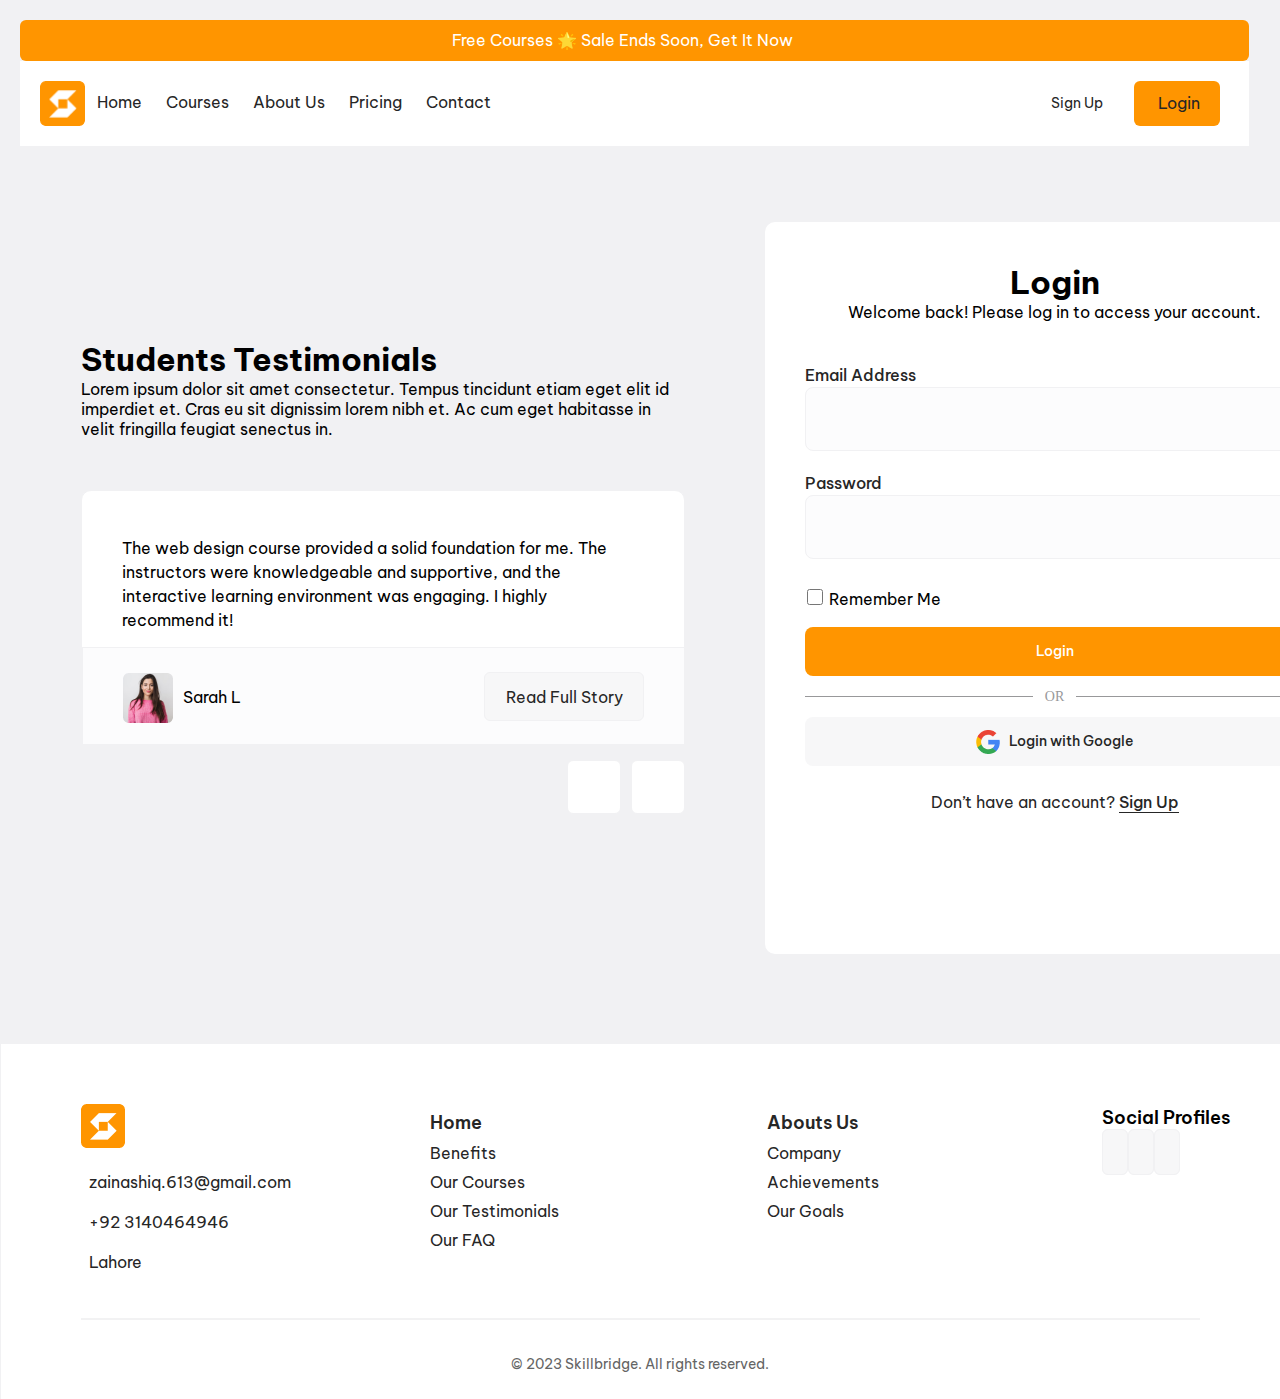
<file: login-page.html>
<!DOCTYPE html>
<html lang="en">
  <head>
    <meta charset="UTF-8" />
    <meta name="viewport" content="width=device-width, initial-scale=1.0" />
    <link rel="stylesheet" href="./login-page.css" />
    <link
      rel="stylesheet"
      href="https://cdnjs.cloudflare.com/ajax/libs/font-awesome/6.6.0/css/all.min.css"
      integrity="sha512-Kc323vGBEqzTmouAECnVceyQqyqdsSiqLQISBL29aUW4U/M7pSPA/gEUZQqv1cwx4OnYxTxve5UMg5GT6L4JJg=="
      crossorigin="anonymous"
      referrerpolicy="no-referrer"
    />
    <title>Log-In</title>
  </head>
  <body>
    <header>
      <div class="top-banner">
        <h1>
          Free Courses 🌟 Sale Ends Soon, Get It Now &nbsp; &nbsp; &nbsp;
          <i class="fa-solid fa-arrow-right"></i>
        </h1>
      </div>
      <nav class="navbar">
        <div class="links">
          <img src="./Images/web-logo.png" alt="">
          <ul class="navbar-list">
            <li><a class="navbar-links" href="./home.html">Home</a></li>
            <li><a class="navbar-links" href="./courses.html">Courses</a></li>
            <li><a class="navbar-links" href="./about.html">About Us</a></li>
            <li><a class="navbar-links" href="./pricing.html">Pricing</a></li>
            <li><a class="navbar-links" href="./contact.html">Contact</a></li>
          </ul>
        </div>
        <div class="toogle">
          <div class="login">
            <a href="./signup-page.html" class="signup-btn">Sign Up</a>
            <a href="./login-page.html" class="login-btn">Login</a>
          </div>
          <div class="mobile-navbar-btn" id="toggle-btn">
            <i class="fa-solid fa-bars" name="open"></i>
            <i class="fa-solid fa-xmark" name="close"></i>
          </div>
        </div>
      </nav>
    </header>
    <div class="signup-container">
      <div class="signup-left">
        <div>
          <h1>Students Testimonials</h1>
          <p>
            Lorem ipsum dolor sit amet consectetur. Tempus tincidunt etiam eget
            elit id imperdiet et. Cras eu sit dignissim lorem nibh et. Ac cum
            eget habitasse in velit fringilla feugiat senectus in.
          </p>
        </div>
        <div class="t-item">
          <div class="t-para">
            <p>
              The web design course provided a solid foundation for me. The
              instructors were knowledgeable and supportive, and the interactive
              learning environment was engaging. I highly recommend it!
            </p>
          </div>
          <div class="about-t">
            <div>
              <img src="./Images/sarah.png" />
              <p>Sarah L</p>
            </div>
            <div>
              <a href="#">Read Full Story</a>
            </div>
          </div>
        </div>
        <div>
          <i class="fa-solid fa-arrow-left"></i>
          <i class="fa-solid fa-arrow-right"></i>
        </div>
      </div>
      <div class="signup-right">
        <div class="signup-text">
          <h1>Login</h1>
          <p>Welcome back! Please log in to access your account.</p>
        </div>
        <div class="details">
          <div class="email">
            <label for="email">Email Address</label>
            <br />
            <input type="email" id="email" required />
          </div>
          <div class="password">
            <label for="password">Password</label>
            <br />
            <input type="password" id="password" required />
            <i class="fa-regular fa-eye-slash"></i>
          </div>
          <input type="checkbox" id="check" class="check" required />
          <label for="check" class="check"
            >Remember Me</label
          >
          <br />
          <button class="sign-btn">Login</button>
          <div class="hr">
            <div></div>
            <h1>OR</h1>
            <div></div>
          </div>
          <button class="g-btn"> <img src="./Images/google-icon.png"> &nbsp;&nbsp; Login with Google</button>
          <div class="log-in">
            <h3>Don’t have an account? <a href="#">Sign Up <i class="fa-solid fa-arrow-right"></i></a></h3>
          </div>
        </div>
      </div>
    </div>
    <footer>
      <div class="footer">
        <div class="footer-left">
          <img src="./Images/web-logo.png" />
          <li>
            <a href="#">
              <i class="fa-solid fa-envelope"></i> &nbsp;
              zainashiq.613@gmail.com
            </a>
          </li>
          <li>
            <a href="#">
              <i class="fa-solid fa-phone"></i> &nbsp; +92 3140464946</a
            >
          </li>
          <li>
            <a href="#">
              <i class="fa-solid fa-location-dot"></i> &nbsp; Lahore</a
            >
          </li>
        </div>
        <div class="footer-right">
          <div class="footer-links">
            <ul>
              <li><a href="#">Home</a></li>
              <li><a href="#">Benefits</a></li>
              <li><a href="#">Our Courses</a></li>
              <li><a href="#">Our Testimonials</a></li>
              <li><a href="#">Our FAQ</a></li>
            </ul>
          </div>
          <div class="footer-about-links">
            <ul>
              <li><a href="#">Abouts Us</a></li>
              <li><a href="#">Company</a></li>
              <li><a href="#">Achievements</a></li>
              <li><a href="#">Our Goals</a></li>
            </ul>
          </div>
          <div class="social-links">
            <h1>Social Profiles</h1>
            <a href="#"><i class="fa-brands fa-facebook"></i></a>
            <a href="#"><i class="fa-brands fa-twitter"></i></a>
            <a href="#"><i class="fa-brands fa-linkedin"></i></a>
          </div>
        </div>
      </div>

      <hr color="#f2f2f3" />

      <div class="copyright">
        <p>© 2023 Skillbridge. All rights reserved.</p>
      </div>
    </footer>
  </body>
</html>
</file>
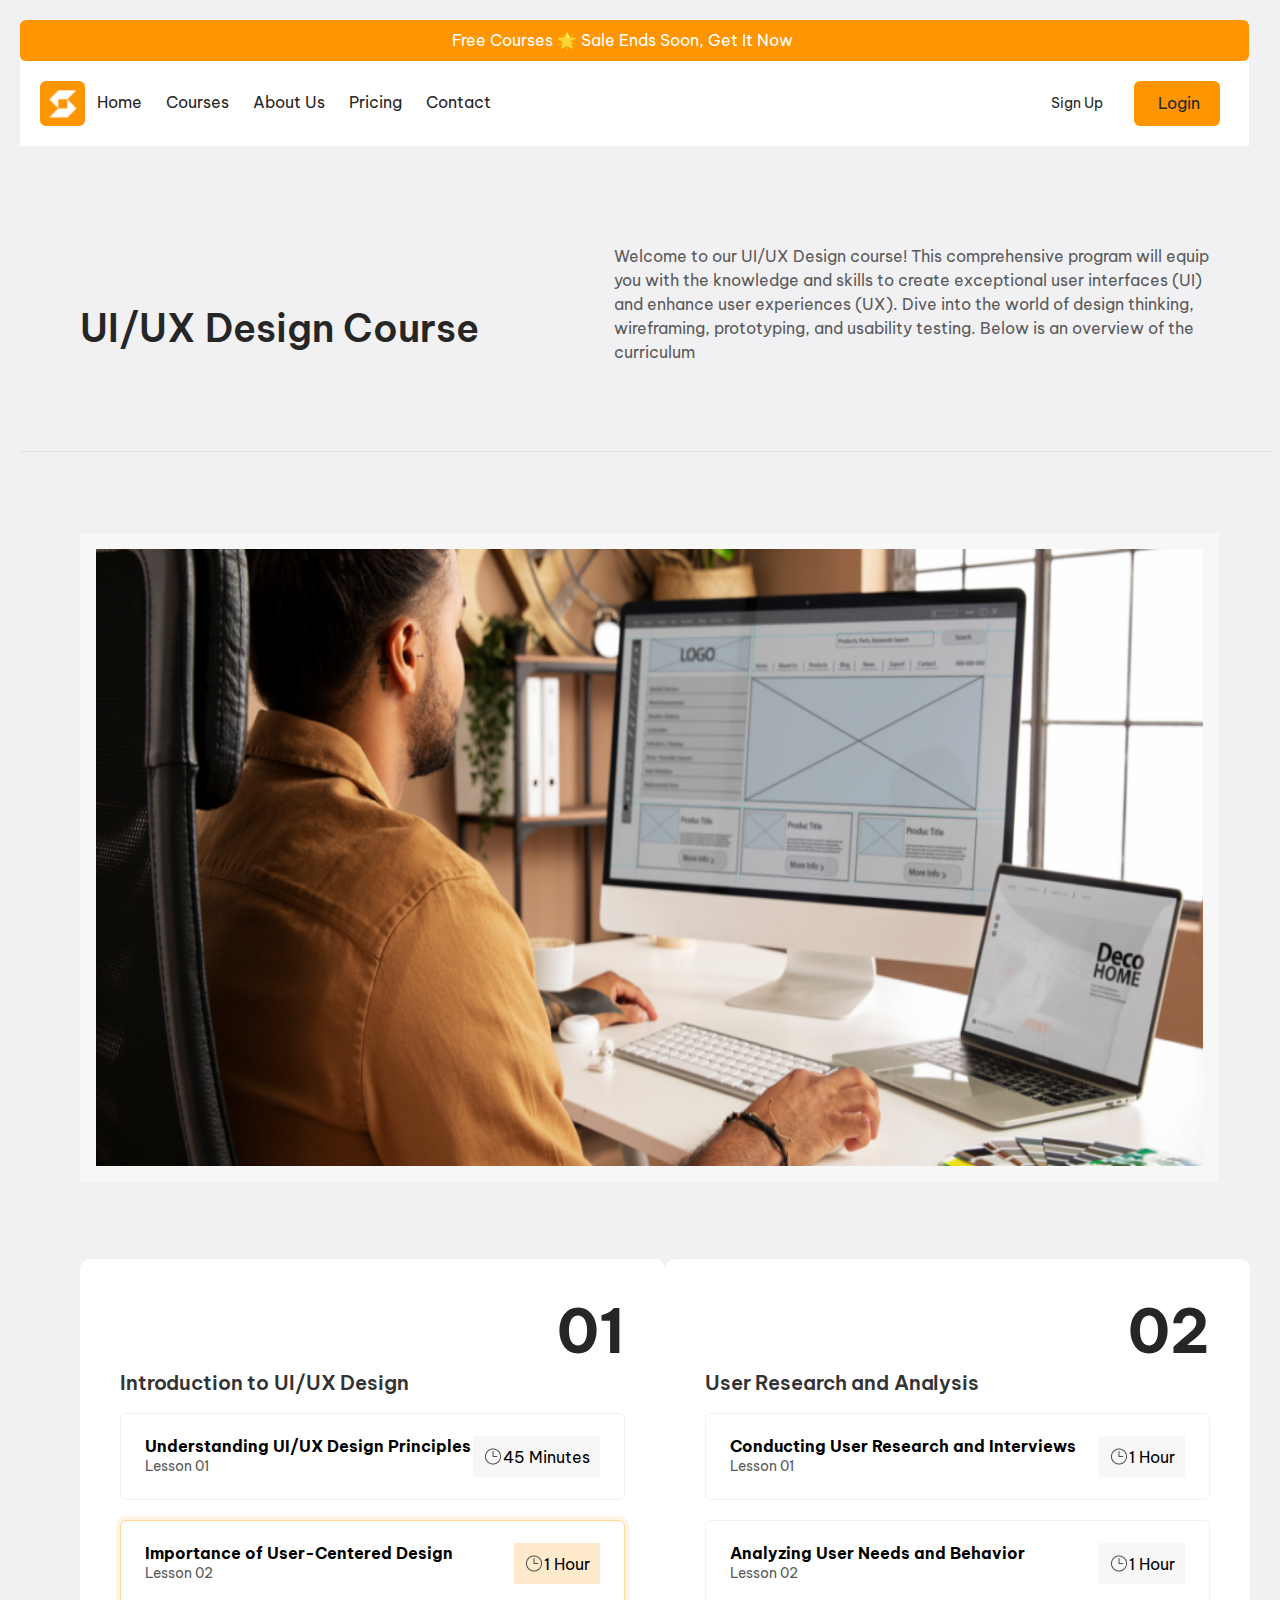
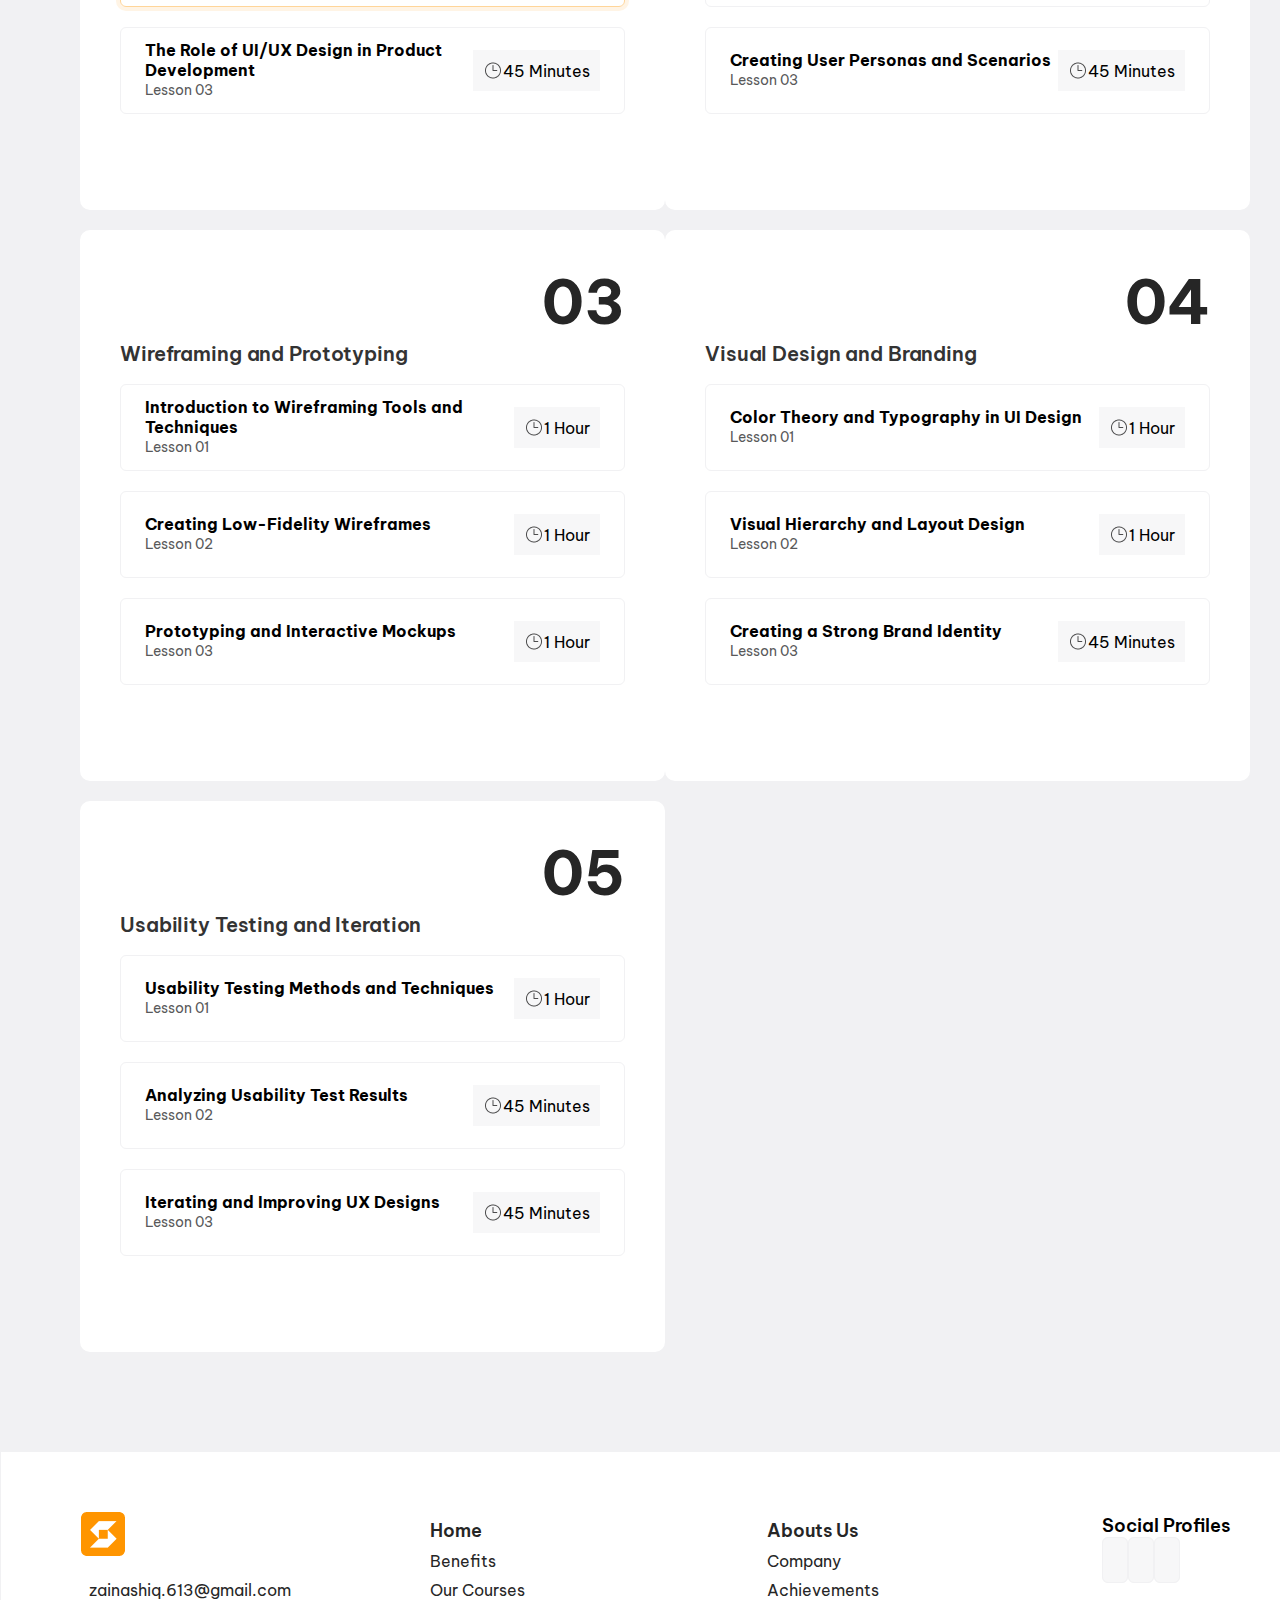
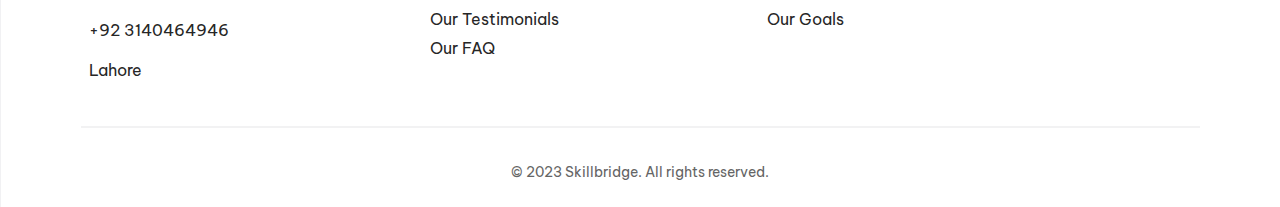
<file: opencoursespage.html>
<!DOCTYPE html>
<html lang="en">
  <head>
    <meta charset="UTF-8" />
    <meta name="viewport" content="width=device-width, initial-scale=1.0" />
    <title>Open Couses Page</title>
    <link
      rel="stylesheet"
      href="https://cdnjs.cloudflare.com/ajax/libs/font-awesome/6.6.0/css/all.min.css"
      integrity="sha512-Kc323vGBEqzTmouAECnVceyQqyqdsSiqLQISBL29aUW4U/M7pSPA/gEUZQqv1cwx4OnYxTxve5UMg5GT6L4JJg=="
      crossorigin="anonymous"
      referrerpolicy="no-referrer"
    />
    <link rel="stylesheet" href="./opencoursespage.css" />
  </head>
  <body>
    <header>
      <div class="top-banner">
        <h1>
          Free Courses 🌟 Sale Ends Soon, Get It Now &nbsp; &nbsp; &nbsp;
          <i class="fa-solid fa-arrow-right"></i>
        </h1>
      </div>
      <nav class="navbar">
        <div class="links">
          <img src="./Images/web-logo.png" alt="">
          <ul class="navbar-list">
            <li><a class="navbar-links" href="./home.html">Home</a></li>
            <li><a class="navbar-links" href="./courses.html">Courses</a></li>
            <li><a class="navbar-links" href="./about.html">About Us</a></li>
            <li><a class="navbar-links" href="./pricing.html">Pricing</a></li>
            <li><a class="navbar-links" href="./contact.html">Contact</a></li>
          </ul>
        </div>
        <div class="toogle">
          <div class="login">
            <a href="./signup-page.html" class="signup-btn">Sign Up</a>
            <a href="./login-page.html" class="login-btn">Login</a>
          </div>
          <div class="mobile-navbar-btn" id="toggle-btn">
            <i class="fa-solid fa-bars" name="open"></i>
            <i class="fa-solid fa-xmark" name="close"></i>
          </div>
        </div>
      </nav>
    </header>
    <section class="course">
      <div>
        <h1>UI/UX Design Course</h1>
        <p>
          Welcome to our UI/UX Design course! This comprehensive program will
          equip you with the knowledge and skills to create exceptional user
          interfaces (UI) and enhance user experiences (UX). Dive into the world
          of design thinking, wireframing, prototyping, and usability testing.
          Below is an overview of the curriculum
        </p>
      </div>
    </section>
    <section class="course-container">
      <img src="./Images/Container.png" />
    </section>
    <section class="details">
      <div class="row-1">
        <div class="d-item">
          <h1>01</h1>
          <h2>Introduction to UI/UX Design</h2>
          <div class="item-1">
            <div>
              <h4>Understanding UI/UX Design Principles</h4>
              <p>Lesson 01</p>
            </div>
            <div><img src="./Images/Icon.png" />45 Minutes</div>
          </div>
          <div class="item-1 active">
            <div>
              <h4>Importance of User-Centered Design</h4>
              <p>Lesson 02</p>
            </div>
            <div><img src="./Images/Icon.png" />1 Hour</div>
          </div>
          <div class="item-1">
            <div>
              <h4>The Role of UI/UX Design in Product Development</h4>
              <p>Lesson 03</p>
            </div>
            <div><img src="./Images/Icon.png" />45 Minutes</div>
          </div>
        </div>
        <div class="d-item">
          <h1>02</h1>
          <h2>User Research and Analysis</h2>
          <div class="item-1">
            <div>
              <h4>Conducting User Research and Interviews</h4>
              <p>Lesson 01</p>
            </div>
            <div><img src="./Images/Icon.png" />1 Hour</div>
          </div>
          <div class="item-1">
            <div>
              <h4>Analyzing User Needs and Behavior</h4>
              <p>Lesson 02</p>
            </div>
            <div><img src="./Images/Icon.png" />1 Hour</div>
          </div>
          <div class="item-1">
            <div>
              <h4>Creating User Personas and Scenarios</h4>
              <p>Lesson 03</p>
            </div>
            <div><img src="./Images/Icon.png" />45 Minutes</div>
          </div>
        </div>
      </div>
      <div class="row-2">
        <div class="d-item">
          <h1>03</h1>
          <h2>Wireframing and Prototyping</h2>
          <div class="item-1">
            <div>
              <h4>Introduction to Wireframing Tools and Techniques</h4>
              <p>Lesson 01</p>
            </div>
            <div><img src="./Images/Icon.png" />1 Hour</div>
          </div>
          <div class="item-1">
            <div>
              <h4>Creating Low-Fidelity Wireframes</h4>
              <p>Lesson 02</p>
            </div>
            <div><img src="./Images/Icon.png" />1 Hour</div>
          </div>
          <div class="item-1">
            <div>
              <h4>Prototyping and Interactive Mockups</h4>
              <p>Lesson 03</p>
            </div>
            <div><img src="./Images/Icon.png" />1 Hour</div>
          </div>
        </div>
        <div class="d-item">
          <h1>04</h1>
          <h2>Visual Design and Branding</h2>
          <div class="item-1">
            <div>
              <h4>Color Theory and Typography in UI Design</h4>
              <p>Lesson 01</p>
            </div>
            <div><img src="./Images/Icon.png" />1 Hour</div>
          </div>
          <div class="item-1">
            <div>
              <h4>Visual Hierarchy and Layout Design</h4>
              <p>Lesson 02</p>
            </div>
            <div><img src="./Images/Icon.png" />1 Hour</div>
          </div>
          <div class="item-1">
            <div>
              <h4>Creating a Strong Brand Identity</h4>
              <p>Lesson 03</p>
            </div>
            <div><img src="./Images/Icon.png" />45 Minutes</div>
          </div>
        </div>
      </div>
      <div class="row-3">
        <div class="d-item">
          <h1>05</h1>
          <h2>Usability Testing and Iteration</h2>
          <div class="item-1">
            <div>
              <h4>Usability Testing Methods and Techniques</h4>
              <p>Lesson 01</p>
            </div>
            <div><img src="./Images/Icon.png" />1 Hour</div>
          </div>
          <div class="item-1">
            <div>
              <h4>Analyzing Usability Test Results</h4>
              <p>Lesson 02</p>
            </div>
            <div><img src="./Images/Icon.png" />45 Minutes</div>
          </div>
          <div class="item-1">
            <div>
              <h4>Iterating and Improving UX Designs</h4>
              <p>Lesson 03</p>
            </div>
            <div><img src="./Images/Icon.png" />45 Minutes</div>
          </div>
        </div>
      </div>
    </section>
    <footer>
      <div class="footer">
        <div class="footer-left">
          <img src="./Images/web-logo.png" />
          <li>
            <a href="#">
              <i class="fa-solid fa-envelope"></i> &nbsp;
              zainashiq.613@gmail.com</a
            >
          </li>
          <li>
            <a href="#">
              <i class="fa-solid fa-phone"></i> &nbsp; +92 3140464946</a
            >
          </li>
          <li>
            <a href="#">
              <i class="fa-solid fa-location-dot"></i> &nbsp; Lahore</a
            >
          </li>
        </div>
        <div class="footer-right">
          <div class="footer-links">
            <ul>
              <li><a href="#">Home</a></li>
              <li><a href="#">Benefits</a></li>
              <li><a href="#">Our Courses</a></li>
              <li><a href="#">Our Testimonials</a></li>
              <li><a href="#">Our FAQ</a></li>
            </ul>
          </div>
          <div class="footer-about-links">
            <ul>
              <li><a href="#">Abouts Us</a></li>
              <li><a href="#">Company</a></li>
              <li><a href="#">Achievements</a></li>
              <li><a href="#">Our Goals</a></li>
            </ul>
          </div>
          <div class="social-links">
            <h1>Social Profiles</h1>
            <a href="#"><i class="fa-brands fa-facebook"></i></a>
            <a href="#"><i class="fa-brands fa-twitter"></i></a>
            <a href="#"><i class="fa-brands fa-linkedin"></i></a>
          </div>
        </div>
      </div>

      <hr color="#f2f2f3" />

      <div class="copyright">
        <p>© 2023 Skillbridge. All rights reserved.</p>
      </div>
    </footer>
  </body>
</html>
</file>
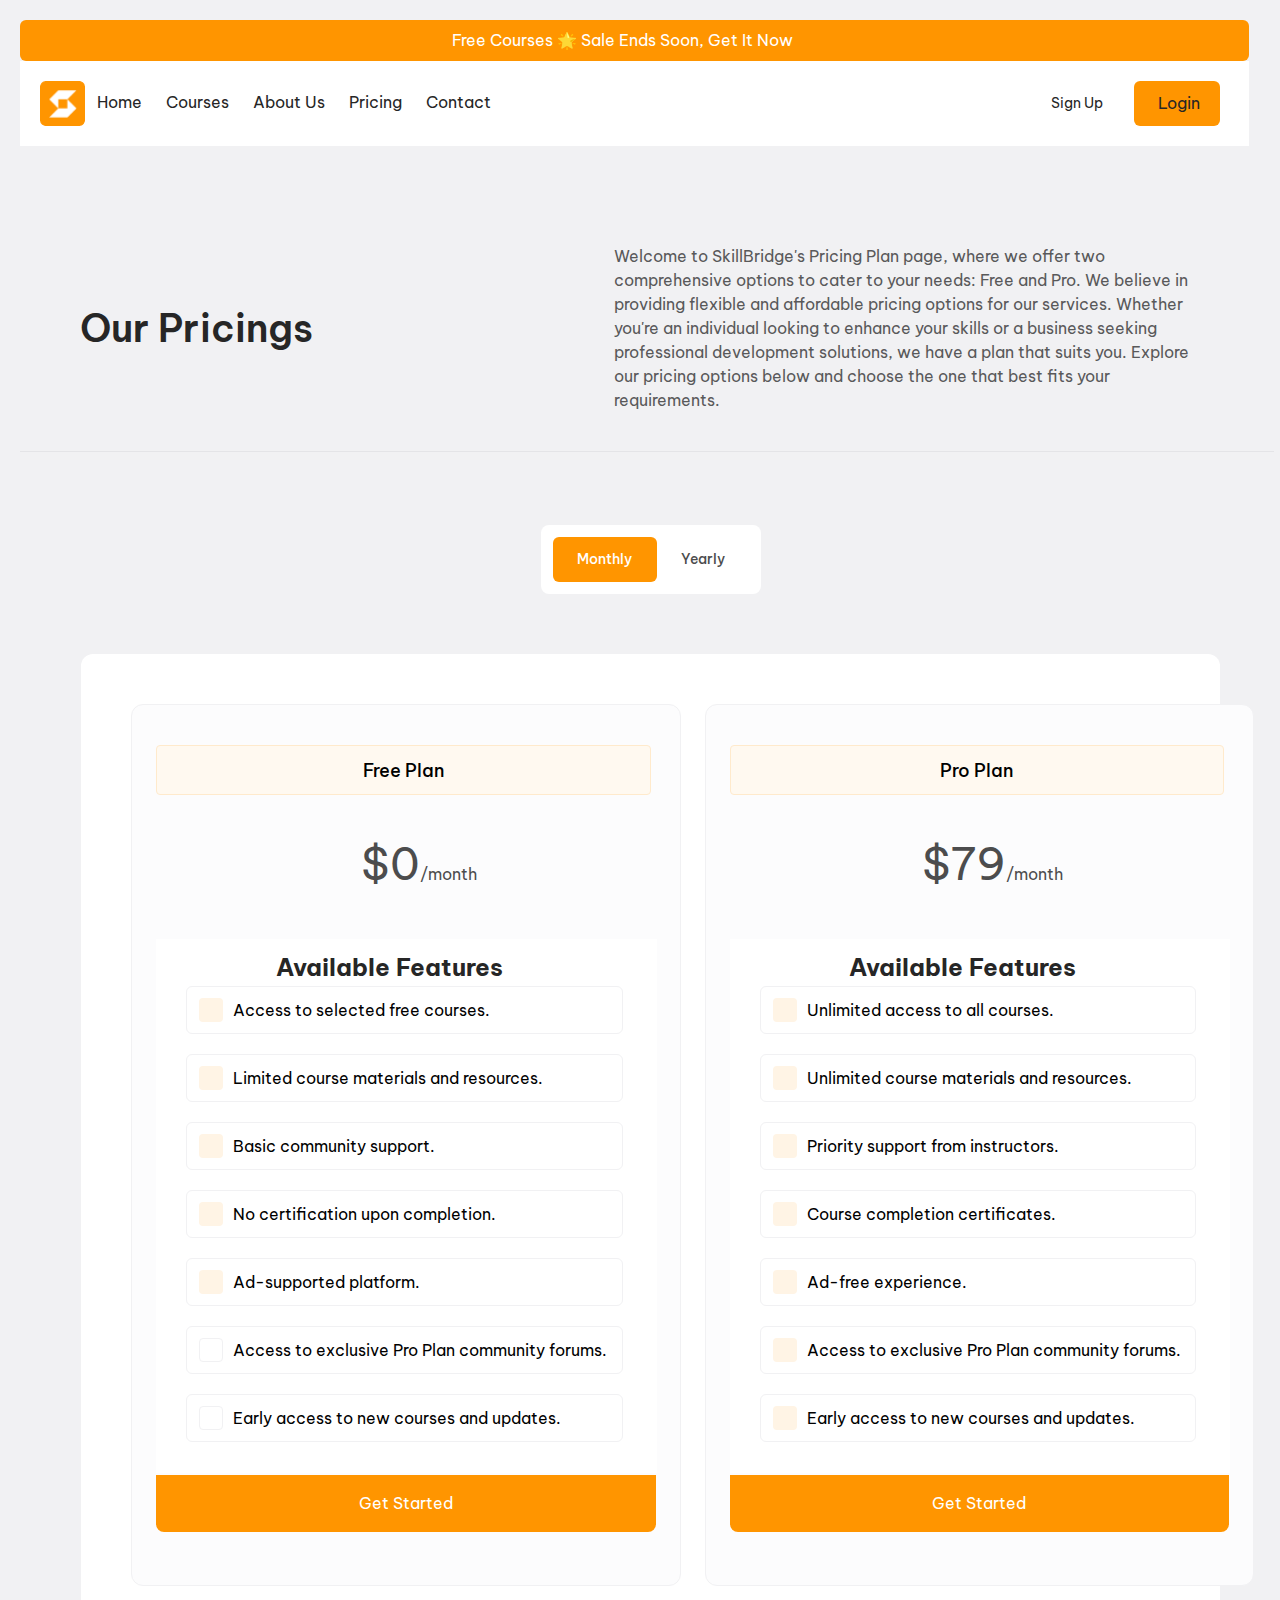
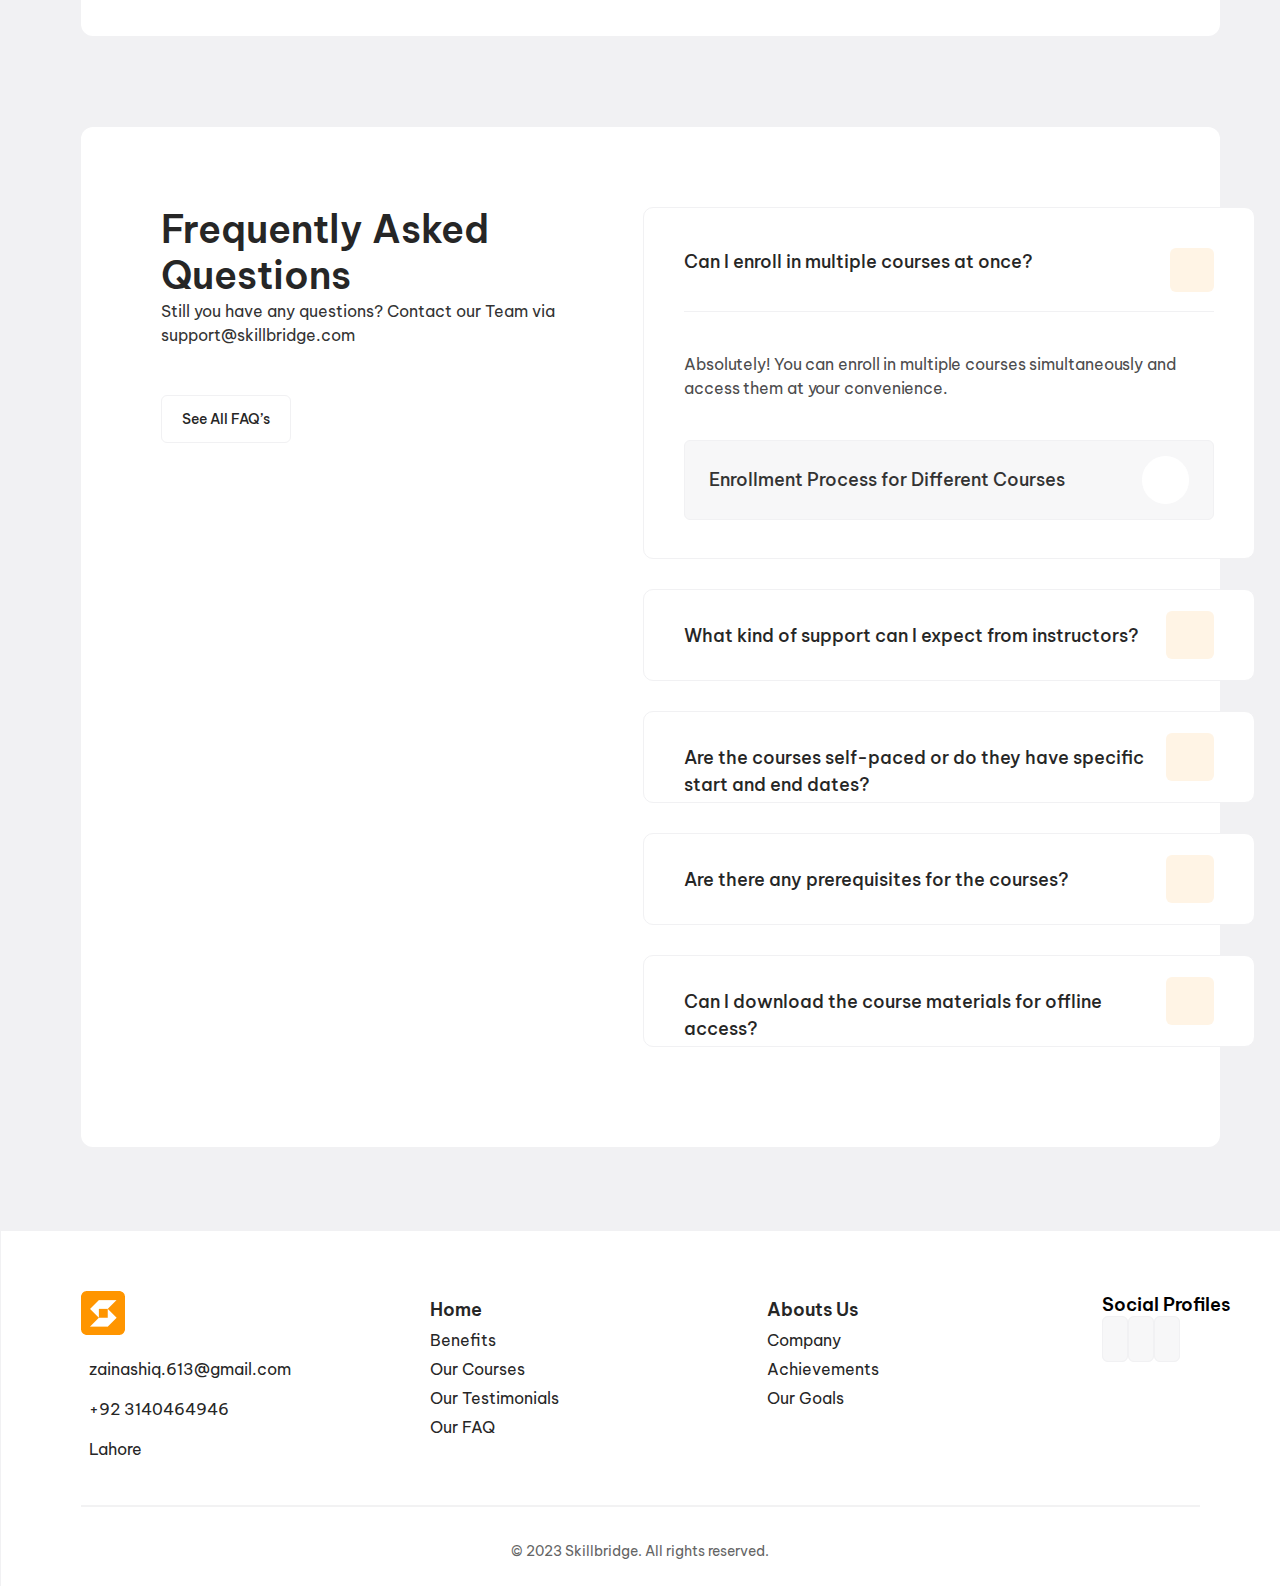
<file: pricing.html>
<!DOCTYPE html>
<html lang="en">
  <head>
    <meta charset="UTF-8" />
    <meta name="viewport" content="width=device-width, initial-scale=1.0" />
    <link
      rel="stylesheet"
      href="https://cdnjs.cloudflare.com/ajax/libs/font-awesome/6.6.0/css/all.min.css"
      integrity="sha512-Kc323vGBEqzTmouAECnVceyQqyqdsSiqLQISBL29aUW4U/M7pSPA/gEUZQqv1cwx4OnYxTxve5UMg5GT6L4JJg=="
      crossorigin="anonymous"
      referrerpolicy="no-referrer"
    />
    <link rel="stylesheet" href="./pricing.css" />
    <title>Pricing</title>
  </head>
  <body>
    <header>
      <div class="top-banner">
        <h1>
          Free Courses 🌟 Sale Ends Soon, Get It Now &nbsp; &nbsp; &nbsp;
          <i class="fa-solid fa-arrow-right"></i>
        </h1>
      </div>
      <nav class="navbar">
        <div class="links">
          <img src="./Images/web-logo.png" alt="">
          <ul class="navbar-list">
            <li><a class="navbar-links" href="./home.html">Home</a></li>
            <li><a class="navbar-links" href="./courses.html">Courses</a></li>
            <li><a class="navbar-links" href="./about.html">About Us</a></li>
            <li><a class="navbar-links" href="./pricing.html">Pricing</a></li>
            <li><a class="navbar-links" href="./contact.html">Contact</a></li>
          </ul>
        </div>
        <div class="toogle">
          <div class="login">
            <a href="./signup-page.html" class="signup-btn">Sign Up</a>
            <a href="./login-page.html" class="login-btn">Login</a>
          </div>
          <div class="mobile-navbar-btn" id="toggle-btn">
            <i class="fa-solid fa-bars" name="open"></i>
            <i class="fa-solid fa-xmark" name="close"></i>
          </div>
        </div>
      </nav>
    </header>
    <section class="pricing">
      <div>
        <h1>Our Pricings</h1>
        <p>
          Welcome to SkillBridge's Pricing Plan page, where we offer two
          comprehensive options to cater to your needs: Free and Pro. We believe
          in providing flexible and affordable pricing options for our services.
          Whether you're an individual looking to enhance your skills or a
          business seeking professional development solutions, we have a plan
          that suits you. Explore our pricing options below and choose the one
          that best fits your requirements.
        </p>
      </div>
    </section>
    <section class="pricing-container">
        <div class="pricing-text">
          <div class="links">
            <a href="#">Monthly</a><a href="#">Yearly</a>
          </div>
        </div>
        <div class="pricing-item">
          <div class="pri-row-1">
            <div class="pri-item">
              <div class="name">
                <h3>Free Plan</h3>
              </div>
              <div class="price">
                <p><span>$0</span>/month</p>
              </div>
              <div class="feature-container">
                <h3>Available Features</h3>
                <div class="feature-item">
                  <div class="f-item">
                    <i class="fa-solid fa-check"></i>
                    <p>Access to selected free courses.</p>
                  </div>
                  <div class="f-item">
                    <i class="fa-solid fa-check"></i>
                    <p>Limited course materials and resources.</p>
                  </div>
                  <div class="f-item">
                    <i class="fa-solid fa-check"></i>
                    <p>Basic community support.</p>
                  </div>
                  <div class="f-item">
                    <i class="fa-solid fa-check"></i>
                    <p>No certification upon completion.</p>
                  </div>
                  <div class="f-item">
                    <i class="fa-solid fa-check"></i>
                    <p>Ad-supported platform.</p>
                  </div>
                  <div class="f-item">
                    <i class="fa-solid fa-xmark" style="background: #ffffff; border: 1px solid #F1F1F3;"></i>
                    <p>Access to exclusive Pro Plan community forums.</p>
                  </div>
                  <div class="f-item">
                    <i class="fa-solid fa-xmark" style="background: #ffffff; border: 1px solid #F1F1F3;"></i>
                    <p>Early access to new courses and updates.</p>
                  </div>
                </div>
              </div>
              <div class="pri-btn">
                <a href="#">Get Started</a>
              </div>
            </div>
            <div class="pri-item">
              <div class="name">
                <h3>Pro Plan</h3>
              </div>
              <div class="price">
                <p><span>$79</span>/month</p>
              </div>
              <div class="feature-container">
                <h3>Available Features</h3>
                <div class="feature-item">
                  <div class="f-item">
                    <i class="fa-solid fa-check"></i>
                    <p>Unlimited access to all courses.</p>
                  </div>
                  <div class="f-item">
                    <i class="fa-solid fa-check"></i>
                    <p>Unlimited course materials and resources.</p>
                  </div>
                  <div class="f-item">
                    <i class="fa-solid fa-check"></i>
                    <p>Priority support from instructors.</p>
                  </div>
                  <div class="f-item">
                    <i class="fa-solid fa-check"></i>
                    <p>Course completion certificates.</p>
                  </div>
                  <div class="f-item">
                    <i class="fa-solid fa-check"></i>
                    <p>Ad-free experience.</p>
                  </div>
                  <div class="f-item">
                    <i class="fa-solid fa-check"></i>
                    <p>Access to exclusive Pro Plan community forums.</p>
                  </div>
                  <div class="f-item">
                    <i class="fa-solid fa-check"></i>
                    <p>Early access to new courses and updates.</p>
                  </div>
                </div>
              </div>
              <div class="pri-btn">
                <a href="#">Get Started</a>
              </div>
            </div>
          </div>
        </div>
        </div>
        </div>
    </section>
    <section class="faq-container">
        <div class="faq-text">
          <div>
            <h1>Frequently Asked Questions</h1>
            <p>Still you have any questions? Contact our Team via support@skillbridge.com</p>
          </div>
          <a href="#">See All FAQ’s</a>
        </div>
        <div class="faq-items-container">
          <div class="ans-div">
            <div class="qus">
              <h1>Can I enroll in multiple courses at once?</h1>
              <i class="fa-solid fa-xmark"></i>
            </div>
            <div class="ans">
              <p>Absolutely! You can enroll in multiple courses simultaneously and access them at your convenience.</p>
            </div>
            <div class="sug">
              <h1>Enrollment Process for Different Courses</h1>
              <i class="fa-solid fa-arrow-right"></i>
            </div>
          </div>
          <div class="faq-item">
            <h1>What kind of support can I expect from instructors?</h1>
            <i class="fa-solid fa-plus"></i>
          </div>
          <div class="faq-item">
            <h1>Are the courses self-paced or do they have specific start and end dates?</h1>
            <i class="fa-solid fa-plus"></i>
          </div>
          <div class="faq-item">
            <h1>Are there any prerequisites for the courses?</h1>
            <i class="fa-solid fa-plus"></i>
          </div>
          <div class="faq-item">
            <h1>Can I download the course materials for offline access?</h1>
            <i class="fa-solid fa-plus"></i>
          </div>
        </div>
      </section>
    <footer>
      <div class="footer">
        <div class="footer-left">
          <img src="./Images/web-logo.png" />
          <li>
            <a href="#">
              <i class="fa-solid fa-envelope"></i> &nbsp;
              zainashiq.613@gmail.com</a
            >
          </li>
          <li>
            <a href="#">
              <i class="fa-solid fa-phone"></i> &nbsp; +92 3140464946</a
            >
          </li>
          <li>
            <a href="#">
              <i class="fa-solid fa-location-dot"></i> &nbsp; Lahore</a
            >
          </li>
        </div>
        <div class="footer-right">
          <div class="footer-links">
            <ul>
              <li><a href="#">Home</a></li>
              <li><a href="#">Benefits</a></li>
              <li><a href="#">Our Courses</a></li>
              <li><a href="#">Our Testimonials</a></li>
              <li><a href="#">Our FAQ</a></li>
            </ul>
          </div>
          <div class="footer-about-links">
            <ul>
              <li><a href="#">Abouts Us</a></li>
              <li><a href="#">Company</a></li>
              <li><a href="#">Achievements</a></li>
              <li><a href="#">Our Goals</a></li>
            </ul>
          </div>
          <div class="social-links">
            <h1>Social Profiles</h1>
            <a href="#"><i class="fa-brands fa-facebook"></i></a>
            <a href="#"><i class="fa-brands fa-twitter"></i></a>
            <a href="#"><i class="fa-brands fa-linkedin"></i></a>
          </div>
        </div>
      </div>

      <hr color="#f2f2f3" />

      <div class="copyright">
        <p>© 2023 Skillbridge. All rights reserved.</p>
      </div>
    </footer>
  </body>
</html>
</file>
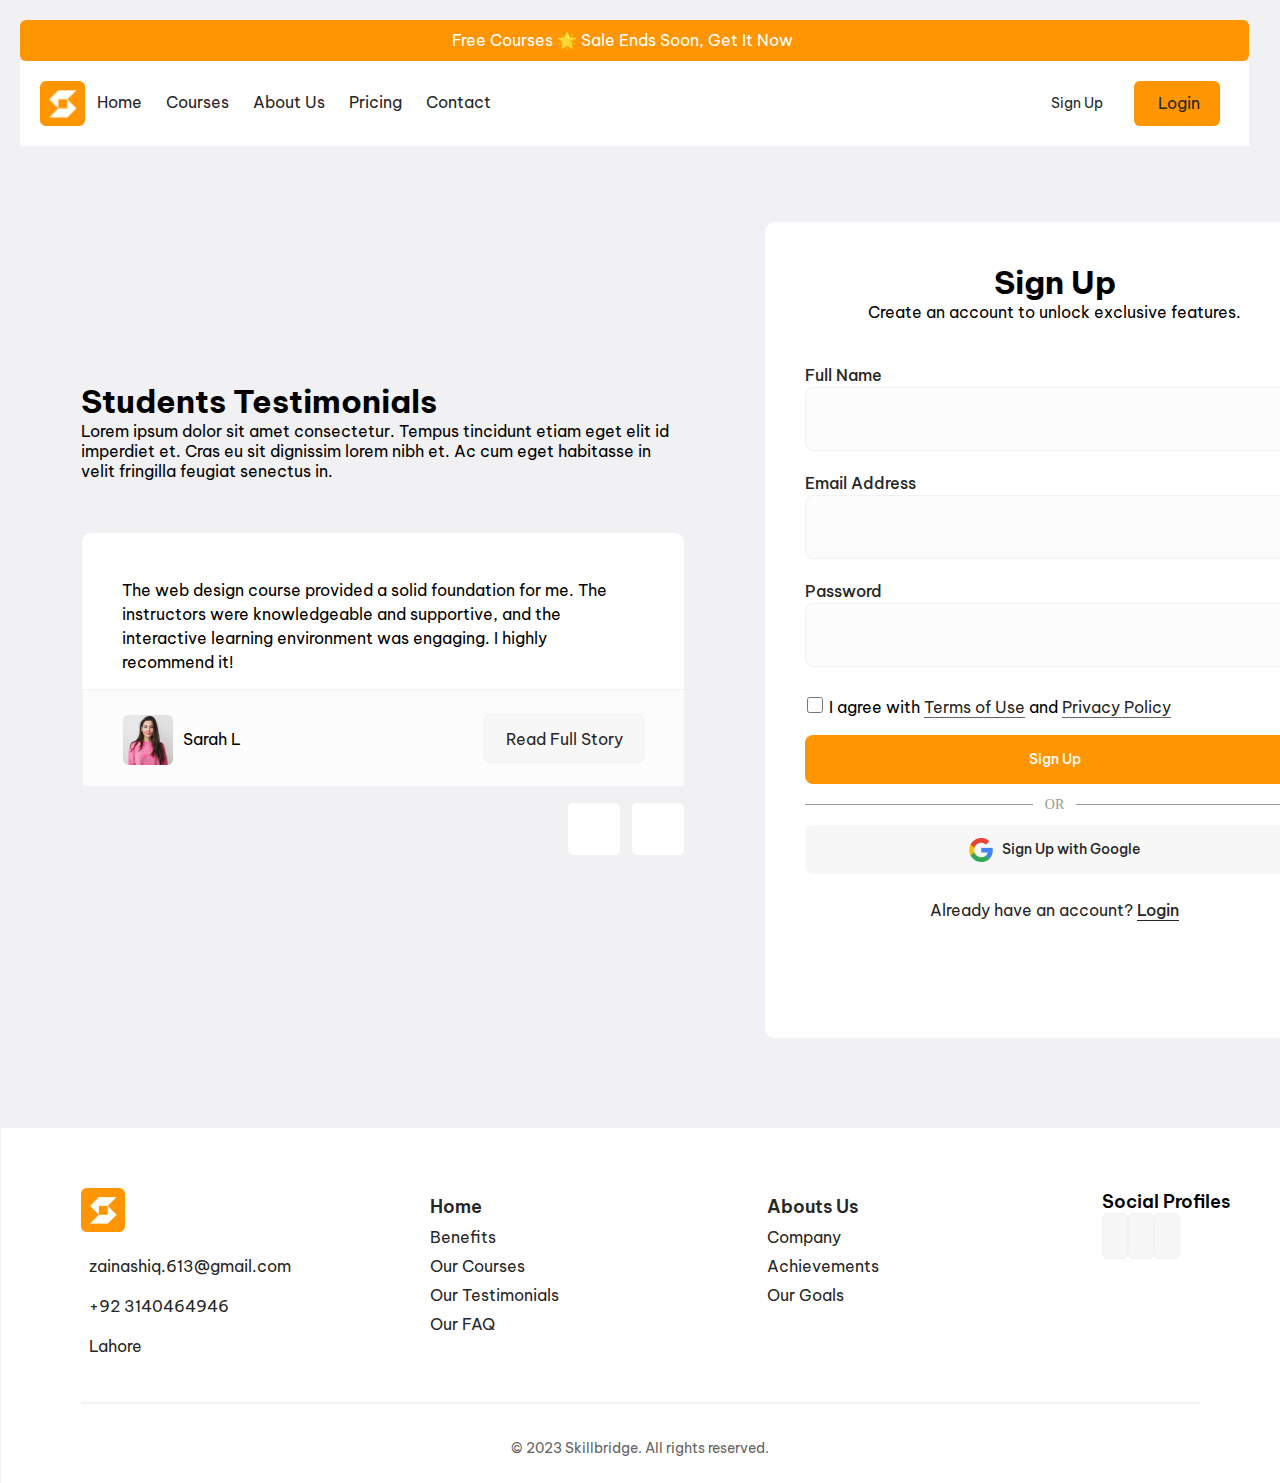
<file: signup-page.html>
<!DOCTYPE html>
<html lang="en">
  <head>
    <meta charset="UTF-8" />
    <meta name="viewport" content="width=device-width, initial-scale=1.0" />
    <link rel="stylesheet" href="./signup-page.css" />
    <link
      rel="stylesheet"
      href="https://cdnjs.cloudflare.com/ajax/libs/font-awesome/6.6.0/css/all.min.css"
      integrity="sha512-Kc323vGBEqzTmouAECnVceyQqyqdsSiqLQISBL29aUW4U/M7pSPA/gEUZQqv1cwx4OnYxTxve5UMg5GT6L4JJg=="
      crossorigin="anonymous"
      referrerpolicy="no-referrer"
    />
    <title>Sign-Up</title>
  </head>
  <body>
    <header>
      <div class="top-banner">
        <h1>
          Free Courses 🌟 Sale Ends Soon, Get It Now &nbsp; &nbsp; &nbsp;
          <i class="fa-solid fa-arrow-right"></i>
        </h1>
      </div>
      <nav class="navbar">
        <div class="links">
          <img src="./Images/web-logo.png" alt="">
          <ul class="navbar-list">
            <li><a class="navbar-links" href="./home.html">Home</a></li>
            <li><a class="navbar-links" href="./courses.html">Courses</a></li>
            <li><a class="navbar-links" href="./about.html">About Us</a></li>
            <li><a class="navbar-links" href="./pricing.html">Pricing</a></li>
            <li><a class="navbar-links" href="./contact.html">Contact</a></li>
          </ul>
        </div>
        <div class="toogle">
          <div class="login">
            <a href="./signup-page.html" class="signup-btn">Sign Up</a>
            <a href="./login-page.html" class="login-btn">Login</a>
          </div>
          <div class="mobile-navbar-btn" id="toggle-btn">
            <i class="fa-solid fa-bars" name="open"></i>
            <i class="fa-solid fa-xmark" name="close"></i>
          </div>
        </div>
      </nav>
    </header>
    <div class="signup-container">
      <div class="signup-left">
        <div>
          <h1>Students Testimonials</h1>
          <p>
            Lorem ipsum dolor sit amet consectetur. Tempus tincidunt etiam eget
            elit id imperdiet et. Cras eu sit dignissim lorem nibh et. Ac cum
            eget habitasse in velit fringilla feugiat senectus in.
          </p>
        </div>
        <div class="t-item">
          <div class="t-para">
            <p>
              The web design course provided a solid foundation for me. The
              instructors were knowledgeable and supportive, and the interactive
              learning environment was engaging. I highly recommend it!
            </p>
          </div>
          <div class="about-t">
            <div>
              <img src="./Images/sarah.png" />
              <p>Sarah L</p>
            </div>
            <div>
              <a href="#">Read Full Story</a>
            </div>
          </div>
        </div>
        <div>
          <i class="fa-solid fa-arrow-left"></i>
          <i class="fa-solid fa-arrow-right"></i>
        </div>
      </div>
      <div class="signup-right">
        <div class="signup-text">
          <h1>Sign Up</h1>
          <p>Create an account to unlock exclusive features.</p>
        </div>
        <div class="details">
          <div class="name">
            <label for="name">Full Name</label>
            <br />
            <input type="text" id="name" required />
          </div>
          <div class="email">
            <label for="email">Email Address</label>
            <br />
            <input type="email" id="email" required />
          </div>
          <div class="password">
            <label for="password">Password</label>
            <br />
            <input type="password" id="password" required />
            <i class="fa-regular fa-eye-slash"></i>
          </div>
          <input type="checkbox" id="check" class="check" required />
          <label for="check" class="check"
            >I agree with <a href="#">Terms of Use</a> and
            <a href="#">Privacy Policy</a></label
          >
          <br />
          <button class="sign-btn">Sign Up</button>
          <div class="hr">
            <div></div>
            <h1>OR</h1>
            <div></div>
          </div>
          <button class="g-btn"> <img src="./Images/google-icon.png"> &nbsp;&nbsp; Sign Up with Google</button>
          <div class="log-in">
            <h3>Already have an account? <a href="#">Login <i class="fa-solid fa-arrow-right"></i></a></h3>
          </div>
        </div>
      </div>
    </div>
    <footer>
      <div class="footer">
        <div class="footer-left">
          <img src="./Images/web-logo.png" />
          <li>
            <a href="#">
              <i class="fa-solid fa-envelope"></i> &nbsp;
              zainashiq.613@gmail.com
            </a>
          </li>
          <li>
            <a href="#">
              <i class="fa-solid fa-phone"></i> &nbsp; +92 3140464946</a
            >
          </li>
          <li>
            <a href="#">
              <i class="fa-solid fa-location-dot"></i> &nbsp; Lahore</a
            >
          </li>
        </div>
        <div class="footer-right">
          <div class="footer-links">
            <ul>
              <li><a href="#">Home</a></li>
              <li><a href="#">Benefits</a></li>
              <li><a href="#">Our Courses</a></li>
              <li><a href="#">Our Testimonials</a></li>
              <li><a href="#">Our FAQ</a></li>
            </ul>
          </div>
          <div class="footer-about-links">
            <ul>
              <li><a href="#">Abouts Us</a></li>
              <li><a href="#">Company</a></li>
              <li><a href="#">Achievements</a></li>
              <li><a href="#">Our Goals</a></li>
            </ul>
          </div>
          <div class="social-links">
            <h1>Social Profiles</h1>
            <a href="#"><i class="fa-brands fa-facebook"></i></a>
            <a href="#"><i class="fa-brands fa-twitter"></i></a>
            <a href="#"><i class="fa-brands fa-linkedin"></i></a>
          </div>
        </div>
      </div>

      <hr color="#f2f2f3" />

      <div class="copyright">
        <p>© 2023 Skillbridge. All rights reserved.</p>
      </div>
    </footer>
  </body>
</html>
</file>
<file: about.css>
@import url("https://fonts.googleapis.com/css2?family=Be+Vietnam+Pro:ital,wght@0,100;0,200;0,300;0,400;0,500;0,600;0,700;0,800;0,900;1,100;1,200;1,300;1,400;1,500;1,600;1,700;1,800;1,900&display=swap");
@import url(./header.css);
@import url(./footer.css);

.achievements,
.goals {
    position: relative;
    width: 89vw;
    height: 699px;
    top: 80px;
    left: 80px;
}

.goals {
    margin-top: 90px;
}

.achievements-text,
.goals-text {
    width: 89vw;
    height: 75px;
    margin-bottom: 10px;
}

.goals-text {
    margin-bottom: 55px;
}

.achievements-text h1 {
    width: 1180px;
    height: 45px;
    font-family: Be Vietnam Pro;
    font-size: 30px;
    font-weight: 500;
    line-height: 45px;
    text-align: left;
    color: #333333;
}

.goals-text h1 {
    width: 1180px;
    height: 45px;
    font-family: Be Vietnam Pro;
    font-size: 30px;
    font-weight: 500;
    line-height: 45px;
    text-align: left;
    color: #333333;
}

.achievements-text p {
    width: 86vw;
    height: 24px;
    font-family: Be Vietnam Pro;
    font-size: 16px;
    font-weight: 400;
    line-height: 24px;
    text-align: left;
    color: #59595a;
}

.goals-text p {
    width: 89vw;
    height: 24px;
    font-family: Be Vietnam Pro;
    font-size: 16px;
    font-weight: 400;
    line-height: 24px;
    text-align: left;
    color: #59595a;
}

.achievements-item,
.goals-item {
    width: 89vw;
    height: 564px;
    margin-top: 20px;
}

.row-1,
.row-2 {
    width: 89vw;
    height: 272px;
    display: flex;
    gap: 40px;
    margin-bottom: 57px;
}

.item {
    width: 620px;
    height: 272px;
    padding: 40px;
    border-radius: 10px;
    background: #FFFFFF;
}

.item div {
    width: 490px;
    height: 88px;
}

.item div h2 {
    width: 520px;
    height: 30px;
    font-family: Be Vietnam Pro;
    font-size: 20px;
    font-weight: 500;
    line-height: 30px;
    text-align: left;
    color: #262626;
}

.item div p {
    width: 510px;
    height: 48px;
    font-family: Be Vietnam Pro;
    font-size: 16px;
    font-weight: 400;
    line-height: 24px;
    text-align: left;
    color: #59595a;
}

.item i {
    margin-bottom: 10px;
    width: 56px;
    height: 56px;
    padding: 14px 17px;
    font-size: 25px;
    border-radius: 6px;
    background: #FFF9F0;
    border: 1px solid #FFEACC;
    color: #FF9500;
}

.vision {
    position: relative;
    width: 89vw;
    height: 250px;
    padding: 60px;
    border-radius: 10px;
    background: #FFFFFF;
    top: 172px;
    left: 81px;
    display: flex;
    align-items: center;
}

.text {
    width: 727px;
    height: 130px;
}

.text h1 {
    width: 727px;
    height: 92px;
    font-family: Be Vietnam Pro;
    font-size: 38px;
    font-weight: 600;
    line-height: 45.6px;
    text-align: left;
    color: #262626;
}

.text span {
    font-family: Be Vietnam Pro;
    font-size: 38px;
    font-weight: 600;
    line-height: 45.6px;
    text-align: left;
    color: #FF9500;
}

.text p {
    width: 727px;
    height: 24px;
    gap: 0px;
    opacity: 0px;
    font-family: Be Vietnam Pro;
    font-size: 16px;
    font-weight: 400;
    line-height: 24px;
    text-align: left;
    color: #4c4c4c;
}

.img {
    background: url(./Images/shape-17.png);
    background-repeat: no-repeat;
    background-position: center;
    width: 361px;
    height: 361px;
    margin-left: -20px;
}

.btn {
    width: 133px;
    height: 49px;
    padding: 14px 20px 14px 20px;
    border-radius: 6px;
    background: #FF9500;
    border: 0px;
    font-family: Be Vietnam Pro;
    font-size: 14px;
    font-weight: 600;
    line-height: 21px;
    text-align: center;
    color: #ffffff;
}

footer{
    top: 272px;
}
</file>
<file: contact.css>
@import url("https://fonts.googleapis.com/css2?family=Be+Vietnam+Pro:ital,wght@0,100;0,200;0,300;0,400;0,500;0,600;0,700;0,800;0,900;1,100;1,200;1,300;1,400;1,500;1,600;1,700;1,800;1,900&display=swap");
@import url(./header.css);
@import url(./footer.css);

.contact {
    position: relative;
    width: 98%;
    height: 208px;
    top: 102px;
    left: 20px;
    padding: 0px 60px 40px 60px;
    border-bottom: 1px solid #E4E4E7;
}

.contact div {
    display: flex;
    justify-content: space-between;
    align-items: center;
}

.contact h1 {
    font-family: Be Vietnam Pro;
    font-size: 38px;
    font-weight: 600;
    line-height: 57px;
    text-align: left;
    color: #262626;
}

.contact p {
    width: 600px;
    height: 168px;
    font-family: Be Vietnam Pro;
    font-size: 16px;
    font-weight: 400;
    line-height: 24px;
    text-align: left;
    color: #59595a;
}

.form {
    display: flex;
    position: relative;
    width: 86vw;
    height: 766px;
    top: 190px;
    left: 80px;
    border-radius: 12px;
    background: #ffffff;
}

.form-left {
    width: 730px;
    height: 766px;
    padding: 60px;
    border-radius: 12px;
    background: #FFFFFF;
    border-right: 1px solid #f1f1f3;
}

.name {
    width: 660px;
    height: 336px;
}

.row-1 {
    display: flex;
    justify-content: space-between;
    gap: 24px;
}

label {
    width: 333px;
    height: 24px;
    font-family: Be Vietnam Pro;
    font-size: 16px;
    font-weight: 500;
    line-height: 24px;
    text-align: left;
}

input {
    width: 313px;
    height: 60px;
    padding: 20px;
    margin: 12px 0 20px 0;
    background: #FCFCFD;
    border: 1px solid #F1F1F3;
    border-radius: 6px;
}

.sub input {
    width: 660px;
    height: 60px;
    padding: 20px;
    border-radius: 6px;
    background: #FCFCFD;
    border: 1px solid #F1F1F3;
}

.msg {
    width: 720px;
    height: 181px;
    margin-top: 40px;
}

.msg textarea {
    margin-top: 12px;
    width: 660px;
    height: 138px;
    padding: 20px;
    border-radius: 6px;
    background: #FCFCFD;
    border: 1px solid #F1F1F3;
}

.sub-btn {
    width: 100%;
    height: 49px;
    margin-top: 40px;
    text-align: center;
}

.sub-btn button {
    width: 179px;
    height: 49px;
    padding: 14px 20px 14px 20px;
    border-radius: 6px;
    background: #FF9500;
    font-size: 14px;
    font-weight: 500;
    line-height: 21px;
    text-align: center;
    color: #ffffff;
    border: 0px solid #000000;
}

.form-right {
    width: 420px;
    height: 766px;
    padding: 30px;
    background: #FFFFFF;
}

.form-right div {
    width: 360px;
    height: 143.5px;
    padding: 30px;
    margin-bottom: 24px;
    border-radius: 6px;
    background: #FCFCFD;
    border: 1px solid #F1F1F3;
    text-align: center;
}

.form-right div i {
    width: 44px;
    height: 44px;
    font-size: 20px;
    padding: 12px;
    border-radius: 6px;
    background: #F7F7F8;
    border: 1px solid #F1F1F3;
    color: #262626;
    margin-bottom: 10px;
}

.form-right div a {
    color: #262626;
    margin-right: 7px;
}

footer{
    top: 270px;
}
</file>
<file: courses.css>
@import url("https://fonts.googleapis.com/css2?family=Be+Vietnam+Pro:ital,wght@0,100;0,200;0,300;0,400;0,500;0,600;0,700;0,800;0,900;1,100;1,200;1,300;1,400;1,500;1,600;1,700;1,800;1,900&display=swap");
@import url(./header.css);
@import url(./footer.css);

.courses {
    position: relative;
    width: 98%;
    height: 208px;
    top: 102px;
    left: 20px;
    padding: 0px 60px 40px 60px;
    border-bottom: 1px solid #E4E4E7;
}

.courses div {
    display: flex;
    justify-content: space-between;
    align-items: center;
}

.courses h1 {
    font-family: Be Vietnam Pro;
    font-size: 38px;
    font-weight: 600;
    line-height: 57px;
    text-align: left;
    color: #262626;
}

.courses p {
    width: 600px;
    height: 168px;
    font-family: Be Vietnam Pro;
    font-size: 16px;
    font-weight: 400;
    line-height: 24px;
    text-align: left;
    color: #59595a;
}

footer {
    top: 244px;
}

.courses-items {
    position: relative;
    width: 89vw;
    height: fit-content;
    top: 182px;
    left: 80px;
}

.item {
    width: 89vw;
    height: 823px;
    padding: 40px;
    border-radius: 10px;
    margin-bottom: 40px;
    background: #FFFFFF;
}

.item-text {
    width: 1150px;
    height: 84px;
    display: flex;
    justify-content: space-between;
    align-items: flex-end;
}

.item-text div {
    width: 1031px;
    height: 84px;
}

.item-text div h1 {
    font-family: Be Vietnam Pro;
    font-size: 20px;
    font-weight: 600;
    line-height: 30px;
    text-align: left;
    color: #262626;
}

.item-text div p {
    font-family: Be Vietnam Pro;
    width: 1000px;
    font-size: 16px;
    font-weight: 400;
    line-height: 24px;
    text-align: left;
    color: #59595a;
}

.item-text a {
    width: 133px;
    height: 49px;
    padding: 14px 16px 14px 16px;
    border-radius: 6px;
    background: #FCFCFD;
    border: 1px solid #F1F1F3;
    color: #262626;
    font-family: Be Vietnam Pro;
    font-size: 14px;
    font-weight: 500;
    line-height: 21px;
    text-align: center;
}

.img-container {
    margin-top: 20px;
    display: flex;
    gap: 30px;
    justify-content: space-between;
}

.img-container img{
    width: 363px;
}

.time {
    margin-top: 24px;
    display: flex;
    justify-content: space-between;
    align-items: center;
    width: 84vw;
    height: 36px;
}

.time div:first-child {
    width: 203px;
    height: 36px;
    display: flex;
}

.time div:first-child li {
    width: 104px;
    height: 36px;
    padding: 8px 12px 8px 12px;
    border-radius: 6px;
    background: #FFFFFF;
    border: 1px solid #F1F1F3;
}

.time div:last-child h3 {
    font-family: Be Vietnam Pro;
    font-size: 18px;
    font-weight: 500;
    line-height: 22.77px;
    text-align: left;
    color: #262626;
}

.curriculum {
    margin-top: 40px;
    width: 84vw;
    height: 209px;
    border-radius: 10px;
    border: 1px solid #F1F1F3;
}

.curriculum-text {
    width: 84vw;
    height: 67px;
    padding: 20px 24px;
    border-bottom: 1px solid #F1F1F3;
}

.curriculum-text h1 {
    font-family: Be Vietnam Pro;
    font-size: 18px;
    font-weight: 600;
    line-height: 27px;
    text-align: left;
    color: #262626;
}

.details-container {
    width: 84vw;
    height: 142px;
    padding: 20px 40px;
    border-radius: 12px;
    display: flex;
    gap: 50px;
    justify-content: space-between;
}

.details {
    width: 160px;
    height: 94px;
    border-right: 1px solid #F1F1F3;
}

.details h1 {
    font-family: Be Vietnam Pro;
    font-size: 40px;
    font-weight: 800;
    line-height: 50px;
    text-align: left;
    color: #262626;
}

.details p {
    font-family: Be Vietnam Pro;
    font-size: 16px;
    font-weight: 500;
    line-height: 24px;
    text-align: left;
    color: #333333;
}

.details-container div:last-child{
    border: 0;
}
</file>
<file: home.css>
@import url("https://fonts.googleapis.com/css2?family=Be+Vietnam+Pro:ital,wght@0,100;0,200;0,300;0,400;0,500;0,600;0,700;0,800;0,900;1,100;1,200;1,300;1,400;1,500;1,600;1,700;1,800;1,900&display=swap");
@import url(./header.css);
@import url(./footer.css);
@import url(./price.css);
@import url(./faq.css);

.hero-section {
    display: flex;
    justify-content: center;
    width: 98%;
    margin-top: 100px;
}

.data-container {
    width: 654px;
    height: 266px;
    margin-top: 16px;
}

.sub-container {
    display: flex;
    width: 678px;
    height: 78px;
    padding: 12px 24px 12px 12px;
    gap: 10px;
    border-radius: 8px;
    opacity: 0px;
    background: #fcfcfd;
    /* border: 1px solid #f1f1f3;*/
}

.icon-container {
    width: 48px;
    height: 48px;
    padding: 12px 0px 0px 0px;
    gap: 10px;
    border-radius: 6px 0px 0px 0px;
    opacity: 0px;
    background: #fff4e5;
}

.icon-container i {
    width: 24px;
    height: 24px;
    font-size: 22px;
    padding: 5px 3px 1.5px 15px;
    gap: 0px;
    opacity: 0px;
}

.sub-container h1 {
    font-size: 36px;
    font-weight: 600;
    line-height: 54px;
    text-align: center;
}

.sub-container h1 span {
    font-size: 36px;
    font-weight: 600;
    line-height: 54px;
    text-align: center;
    color: #ff9500;
}

.abstract-line {
    width: 39px;
    height: 43px;
    margin: 10px 10px -33px -24px;
}

.vector {
    width: 3.44px;
    height: 17.5px;
    margin-left: 35.56px;
    background: #262626;
    border-radius: 5px;
    margin-top: -35px;
}

.vector2 {
    width: 3.54px;
    height: 31.79px;
    border-radius: 5px;
    rotate: -47deg;
    margin-top: -23.08px;
    margin-left: 6.21px;
    background: #262626;
}

.vector3 {
    width: 17.1px;
    height: 3.5px;
    margin-top: 11.05px;
    background: #262626;
    border-radius: 5px;
    rotate: 10deg;
}

.text-container {
    width: 681px;
    height: 72px;
}

.text-container h2 {
    margin-top: 20px;
    font-size: 30px;
    font-weight: 500;
    line-height: 42px;
    text-align: center;
    color: #262626;
}

.text-container p {
    margin-top: 10px;
    font-size: 18px;
    font-weight: 400;
    line-height: 24px;
    text-align: center;
}

.btn-container {
    width: 267px;
    height: 49px;
    margin: 62px auto auto auto;
}

.btn-container a:first-child {
    width: Hug (154px) px;
    height: Hug (49px) px;
    padding: 14px 20px 14px 20px;
    gap: 8px;
    border-radius: 6px;
    opacity: 0px;
    background: #ff9500;
    color: #ffffff;
}

.btn-container a:last-child {
    width: Hug (127px) px;
    height: Hug (49px) px;
    padding: 14px 20px 14px 20px;
    gap: 8px;
    border-radius: 6px 0px 0px 0px;
    border: 1px 0px 0px 0px;
    opacity: 0px;
    color: #262626;
    background: #ffffff;
    border: 1px solid #f1f1f3;
}

.logo-container {
    overflow: hidden;
    display: flex;
    position: relative;
    width: 90%;
    height: 116px;
    top: 87px;
    left: 81px;
    padding: 24px 0px 0px 0px;
    border-radius: 8px;
    background: #fcfcfd;
    border: 1px solid #f1f1f3;
}

.card {
    width: 170px;
    border-right: 1px solid #f1f1f3;
    height: 68px;
    line-height: 58px;
    padding: 16px 60px 18px 40px;
}

.card:last-child {
    border: 0px;
}

.card img {
    width: 90px;
    margin: auto;
}

.benefits {
    position: relative;
    width: 89vw;
    height: 649px;
    top: 166px;
    left: 80px;
    border-radius: 10px;
    background: #00000033;
    border: 16px solid #f7f7f8;
}

.benefits img {
    width: 100%;
    height: 100%;
    object-fit: cover;
}

.benefits-container {
    position: relative;
    width: 89vw;
    height: 935px;
    top: 250px;
    left: 80px;
}

.benefits-text {
    display: flex;
    justify-content: space-between;
    width: 100%;
    height: 129px;
}

.benefits-text h1 {
    width: 933px;
    height: 57px;
    font-size: 38px;
    font-weight: 600;
    line-height: 57px;
    text-align: left;
    color: #262626;
}

.benefits-text div p {
    gap: 0px;
    opacity: 0px;
    font-size: 16px;
    font-weight: 400;
    line-height: 24px;
    text-align: left;
    color: #59595a;
}

.benefits-text a {
    align-self: flex-end;
    width: 141px;
    height: 49px;
    padding: 14px 20px 14px 20px;
    border-radius: 6px;
    background: #fcfcfd;
    border: 1px solid #f1f1f3;
    color: #262626;
}

.benefits-item {
    margin-top: 60px;
    width: 89vw;
    height: 719px;
}

.item {
    width: 384px;
    height: 346px;
    padding: 40px;
    gap: 40px;
    border-radius: 10px;
    background: #ffffff;
}

.item h1 {
    width: 333px;
    height: 44px;
    font-size: 60px;
    font-weight: 700;
    line-height: 24px;
    text-align: right;
    color: #262626;
}

.item h2 {
    margin-top: 30px;
    width: 333px;
    height: 30px;
    font-size: 20px;
    font-weight: 600;
    line-height: 30px;
    letter-spacing: -0.006em;
    text-align: left;
    color: #333333;
}

.item p {
    width: 333px;
    height: 48px;
    font-size: 16px;
    font-weight: 400;
    line-height: 24px;
    text-align: left;
    color: #4c4c4d;
}

.item a {
    position: relative;
    top: 80px;
    left: 240px;
    padding: 14px;
    border-radius: 6px;
    background: #fcfcfd;
    border: 1px solid #f1f1f3;
    color: #262626;
}

.item a i {
    rotate: -30deg;
}

.row1 {
    width: 89vw;
    height: 370px;
    gap: 30px;
    display: grid;
    grid-template-columns: repeat(3, 400px);
}

.courses-container {
    position: relative;
    width: 89vw;
    height: 2049px;
    top: 267px;
    left: 81px;
}

.courses-text {
    display: flex;
    justify-content: space-between;
    width: 100%;
    height: 128px;
}

.courses-text div {
    width: 933px;
    height: 109px;
}

.courses-text h1 {
    width: 933px;
    height: 57px;
    font-size: 38px;
    font-weight: 600;
    line-height: 57px;
    text-align: left;
    color: #262626;
}

.courses-text div p {
    width: 933px;
    height: 48px;
    gap: 0px;
    opacity: 0px;
    font-size: 16px;
    font-weight: 400;
    line-height: 24px;
    text-align: left;
    color: #59595a;
}

.courses-text a {
    align-self: flex-end;
    width: 104px;
    height: 49px;
    padding: 14px 20px 14px 20px;
    border-radius: 6px;
    background: #fcfcfd;
    border: 1px solid #f1f1f3;
    color: #262626;
}

.courses-item {
    position: relative;
    top: 60px;
    width: 89vw;
    height: 719px;
}

.c-item {
    width: 573px;
    height: 613px;
    padding: 40px;
    border-radius: 10px;
    background: #ffffff;
    border: 1px solid #f1f1f3;
}

.img-container img {
    width: 100%;
    height: 266px;
    border-radius: 8px;
}

.about-img {
    width: 549.5px;
    height: 34px;
}

.time {
    display: flex;
    justify-content: space-between;
    width: 100%;
    height: 34px;
}

.time div {
    display: flex;
    justify-content: space-between;
    width: 220px;
    height: 34px;
    margin-top: 24px;
}

.time div li {
    width: 110px;
    height: 34px;
    padding: 8px 14px 8px 14px;
    border-radius: 6px;
    background: #ffffff;
    border: 1px solid #f1f1f3;
    font-size: 14px;
    font-weight: 400;
    line-height: 17.71px;
    text-align: left;
}

.img-para {
    width: 530.5px;
    height: 112px;
    margin-top: 45px;
}

.img-para h2 {
    width: 100%;
    height: 30px;
    font-size: 20px;
    font-weight: 600;
    line-height: 30px;
    text-align: left;
    color: #262626;
}

.img-para p {
    width: 100%;
    height: 72px;
    font-size: 16px;
    font-weight: 400;
    line-height: 24px;
    text-align: left;
    color: #4c4c4d;
}

.img-btn {
    width: 492.5px;
    height: 49px;
    padding: 14px 24px 14px 24px;
    border-radius: 6px;
    background: #f7f7f8;
    text-align: center;
    border: 1px solid #f1f1f3;
}

.img-btn a {
    width: 74px;
    height: 21px;
    color: #262626;
}

.row-1,
.row-2,
.row-3 {
    display: flex;
    justify-content: space-between;
}

.row-2,
.row-3 {
    margin-top: 30px;
}

.testimonial-container {
    position: relative;
    width: 89vw;
    height: 702px;
    top: 390px;
    left: 81px;
    gap: 60px;
}

.testimonial-text {
    display: flex;
    justify-content: space-between;
    width: 100%;
    height: 128px;
}

.testimonial-text div {
    width: 933px;
    height: 129px;
}

.testimonial-text h1 {
    width: 933px;
    height: 57px;
    font-size: 38px;
    font-weight: 600;
    line-height: 57px;
    text-align: left;
    color: #262626;
}

.testimonial-text div p {
    width: 933px;
    height: 48px;
    gap: 0px;
    opacity: 0px;
    font-size: 16px;
    font-weight: 400;
    line-height: 24px;
    text-align: left;
    color: #59595a;
}

.testimonial-text a {
    align-self: flex-end;
    width: 104px;
    height: 49px;
    padding: 14px 20px 14px 20px;
    border-radius: 6px;
    background: #fcfcfd;
    border: 1px solid #f1f1f3;
    color: #262626;
}

.testimonial-item {
    position: relative;
    top: 60px;
    width: 89vw;
    height: 719px;
}

.t-item {
    width: 573.5px;
    height: 250px;
    border-radius: 10px;
    background: #ffffff;
    border: 1px solid #f1f1f3;
}

.t-para {
    width: 573.5px;
    height: 152px;
    padding: 40px;
}

.t-para p {
    width: 499.5px;
    height: 72px;
    font-size: 16px;
    font-weight: 400;
    line-height: 24px;
    text-align: left;
}

.about-t {
    width: 573px;
    height: 98px;
    padding: 24px 40px 24px 40px;
    display: flex;
    justify-content: space-between;
    background: #fcfcfd;
    border: 1px solid #f1f1f3;
}

.about-t div:first-child {
    width: 423.5px;
    height: 50px;
    display: flex;
    gap: 10px;
    line-height: 49px;
}

.about-t div:last-child {
    width: 200px;
    height: 49px;
    padding: 14px 16px 14px 16px;
    border-radius: 6px;
    background: #f7f7f8;
    border: 1px solid #f1f1f3;
    text-align: center;
}

.about-t div a {
    color: #262626;
}

.row_1,
.row_2 {
    display: flex;
    justify-content: space-between;
}

.row_2 {
    margin-top: 30px;
}

@media screen and (max-width:900px) {
    .hero-section {
        margin-left: 40px;
    }

    .sub-container {
        width: 580px;
    }

    .sub-container h1 {
        font-size: 30px;
    }

    .text-container {
        width: 580px;
    }

    .text-container h2 {
        width: 589px;
        font-size: 25.9px;
    }

    .logo-container {
        left: 40px;
        overflow: hidden;
    }

    .benefits {
        left: 40px;
    }

    .benefits-container {
        left: 40px;
        width: 90%;
    }

    .benefits-text {
        flex-direction: column;
        height: 189px;
    }

    .benefits-text div {
        width: 100%;
    }

    .benefits-text a {
        align-self: flex-start;
        width: 103px;
    }

    .benefits-container {
        height: fit-content;
    }

    .benefits-items {
        height: fit-content;
        display: grid;
    }

    .courses-container {
        left: 40px;
        top: 1860px;
    }
}

@media screen and(max-width:750px) {
    .sub-container{
        border: 10px solid #000;
        width: 40%;
    }
}
</file>
<file: login-page.css>
@import url("https://fonts.googleapis.com/css2?family=Be+Vietnam+Pro:ital,wght@0,100;0,200;0,300;0,400;0,500;0,600;0,700;0,800;0,900;1,100;1,200;1,300;1,400;1,500;1,600;1,700;1,800;1,900&display=swap");
@import url(./header.css);
@import url(./footer.css);


.signup-container {
    position: relative;
    width: 89vw;
    height: 732px;
    top: 80px;
    left: 81px;
    display: flex;
    align-items: center;
    justify-content: space-between;
    gap: 80px;
}

.signup-left {
    width: 603.5px;
    height: 509px;
}

.signup-left div:first-child {
    width: 603.5px;
    height: 121px;
    margin-top: 5px;
    margin-bottom: 30px;
}

.t-item {
    width: 603.5px;
    height: 250px;
    border-radius: 10px;
    background: #ffffff;
    border: 1px solid #f1f1f3;
}

.t-para {
    width: 603.5px;
    height: 152px;
    padding: 40px;
}

.t-para p {
    width: 509.5px;
    height: 72px;
    font-size: 16px;
    font-weight: 400;
    line-height: 24px;
    text-align: left;
}

.about-t {
    width: 603px;
    height: 98px;
    padding: 20px 40px;
    display: flex;
    justify-content: space-between;
    background: #fcfcfd;
    border: 1px solid #f1f1f3;
}

.about-t div:first-child {
    width: 433.5px;
    height: 50px;
    display: flex;
    gap: 10px;
    line-height: 49px;
}

.about-t div:last-child {
    width: 160px;
    height: 49px;
}

.about-t div a {
    position: relative;
    width: 200px;
    bottom: 16px;
    padding: 14px 18px;
    color: #262626;
    border-radius: 6px;
    background: #f7f7f8;
    border: 1px solid #f1f1f3;
    text-align: center;
}

.signup-left div:last-child {
    margin-top: 20px;
    display: flex;
    gap: 10px;
    justify-content: flex-end;
}

.signup-left div:last-child i {
    width: 54px;
    height: 54px;
    padding: 15px 17px;
    border-radius: 6px;
    background: #FFFFFF;
    border: 1px solid #F1F1F3;
    font-size: 23px;
}

.signup-right {
    width: 560px;
    height: 732px;
    padding: 40px;
    border-radius: 10px;
    background: #FFFFFF;

}

.details {
    width: 500px;
    height: 536px;    
}

.signup-text {
    margin-bottom: 25px;
    width: 500px;
    height: 76px;
    text-align: center;
}

.email,
.password {
    width: 500px;
    height: 98px;
    margin: 10px 0 10px 0;
}

.email label,
.password label {
    font-family: Be Vietnam Pro;
    font-size: 16px;
    font-weight: 500;
    line-height: 24px;
    text-align: left;
    color: #262626;
}

.email input,
.password input {
    width: 500px;
    height: 64px;
    padding: 20px;
    border-radius: 8px;
    border: 1px solid #F1F1F3;
    background: #FCFCFD;
}

.password i {
    position: absolute;
    cursor: pointer;
    top: 295px;
    right: 10px;
    font-size: 16px;
    font-weight: 400;
    line-height: 24px;
    color: #262626;
}

.check {
    width: 20px;
    height: 16px;
    margin: 10px 0 22px 0;
}

.check a {
    color: #262626;
    border-bottom: 1px solid #656567;
}

.sign-btn {
    cursor: pointer;
    width: 500px;
    height: 49px;
    padding: 14px 20px 14px 20px;
    border-radius: 8px;
    background: #FF9500;
    color: #FFFFFF;
    font-family: Be Vietnam Pro;
    font-size: 14px;
    font-weight: 500;
    line-height: 21px;
    text-align: center;
    border: 0px;
}

.hr {
    margin: 10px 0;
    width: 500px;
    height: 21px;
    display: flex;
    align-items: center;
}

.hr h1 {
    margin: 0 12px;
    width: 20px;
    height: 21px;
    font-family: Inter;
    font-size: 14px;
    font-weight: 400;
    line-height: 21px;
    text-align: center;
    color: #98989a;
}

.hr div {
    width: 256px;
    height: 1.4px;
    background: #98989a;
}

.g-btn {
    display: flex;
    align-items: center;
    justify-content: center;
    cursor: pointer;
    width: 500px;
    height: 49px;
    padding: 14px 20px 14px 20px;
    border-radius: 8px;
    background: #F7F7F8;
    color: #262626;
    font-family: Be Vietnam Pro;
    font-size: 14px;
    font-weight: 500;
    line-height: 21px;
    border: 0px;
    margin: 10px 0 24px 0;
}

.log-in {
    width: 500px;
    height: 24px;
    text-align: center;
}

.log-in h3 {
    font-family: Be Vietnam Pro;
    font-size: 16px;
    font-weight: 400;
    line-height: 24px;
    text-align: center;
    color: #262626;
}

.log-in a {
    font-family: Be Vietnam Pro;
    font-size: 16px;
    font-weight: 500;
    line-height: 24px;
    text-align: center;
    border-bottom: 1px solid #262626;
    color: #262626;
}

.log-in a i {
    rotate: -45deg;
}

footer {
    top: 170px;
}
</file>
<file: opencoursespage.css>
@import url("https://fonts.googleapis.com/css2?family=Be+Vietnam+Pro:ital,wght@0,100;0,200;0,300;0,400;0,500;0,600;0,700;0,800;0,900;1,100;1,200;1,300;1,400;1,500;1,600;1,700;1,800;1,900&display=swap");
@import url(./header.css);
@import url(./footer.css);

.course {
    position: relative;
    width: 98%;
    height: 208px;
    top: 102px;
    left: 20px;
    padding: 0px 60px 40px 60px;
    border-bottom: 1px solid #E4E4E7;
}

.course div {
    display: flex;
    justify-content: space-between;
    align-items: center;
}

.course h1 {
    font-family: Be Vietnam Pro;
    font-size: 38px;
    font-weight: 600;
    line-height: 57px;
    text-align: left;
    color: #262626;
}

.course p {
    width: 600px;
    height: 168px;
    font-family: Be Vietnam Pro;
    font-size: 16px;
    font-weight: 400;
    line-height: 24px;
    text-align: left;
    color: #59595a;
}

.course-container {
    width: 89vw;
    height: 649px;
    position: relative;
    top: 183px;
    text-align: center;
    left: 80px;
    border: 16px solid #F7F7F8;
}

.course-container img {
    width: 100%;
    height: 100%;
}

.details {
    width: 89vw;
    position: relative;
    top: 240px;
    left: 80px;
}

.d-item {
    width: 585px;
    height: 551px;
    padding: 40px;
    border-radius: 10px;
    background: #ffffff;
}

.row-1,
.row-2,
.row-3 {
    margin-top: 20px;
    width: 89vw;
    display: flex;
    justify-content: space-between;
}

.item-1 {
    display: flex;
    justify-content: space-between;
    align-items: center;
    width: 505px;
    height: 87px;
    padding: 20px 24px;
    border-radius: 6px;
    border: 1px solid #f1f1f3;
}

.d-item h1 {
    width: 505px;
    position: relative;
    top: 20px;
    height: 44px;
    font-family: Be Vietnam Pro;
    font-size: 60px;
    font-weight: 700;
    line-height: 24px;
    text-align: right;
    color: #262626;
}

.d-item h2 {
    position: relative;
    top: 25px;
    width: 505px;
    height: 30px;
    font-family: Be Vietnam Pro;
    font-size: 20px;
    font-weight: 600;
    line-height: 30px;
    letter-spacing: -0.006em;
    text-align: left;
    color: #333333;
}

.item-1 {
    position: relative;
    top: 20px;
    margin-top: 20px;
    width: 505px;
    height: 87px;
    padding: 20px 24px;
    border-radius: 6px;
}

.item-1 div:first-child h3 {
    width: 376px;
    height: 24px;
    font-family: Be Vietnam Pro;
    font-size: 16px;
    font-weight: 500;
    line-height: 24px;
    text-align: left;
    color: #333333;
}

.item-1 div:first-child p {
    width: 326px;
    height: 21px;
    font-family: Be Vietnam Pro;
    font-size: 14px;
    font-weight: 400;
    line-height: 21px;
    text-align: left;
    color: #59595a;
}

.item-1 div:last-child{
    display: flex;
    align-items: center;
    padding: 10px;
    min-width: fit-content;
    background: #F7F7F8;
}

.active{
    box-shadow: 0px 0px 0px 4px #FFF4E5;
    border: 1px solid #FFD599;
}

.active div:last-child{
    background: #FFEACC;
}

footer{
    top: 340px;
}
</file>
<file: pricing.css>
@import url("https://fonts.googleapis.com/css2?family=Be+Vietnam+Pro:ital,wght@0,100;0,200;0,300;0,400;0,500;0,600;0,700;0,800;0,900;1,100;1,200;1,300;1,400;1,500;1,600;1,700;1,800;1,900&display=swap");
@import url(./header.css);
@import url(./footer.css);
@import url(./price.css);
@import url(./faq.css);

.pricing {
    position: relative;
    width: 98%;
    height: 208px;
    top: 102px;
    left: 20px;
    padding: 0px 60px 40px 60px;
    border-bottom: 1px solid #E4E4E7;
}

.pricing div {
    display: flex;
    justify-content: space-between;
    align-items: center;
}

.pricing h1 {
    font-family: Be Vietnam Pro;
    font-size: 38px;
    font-weight: 600;
    line-height: 57px;
    text-align: left;
    color: #262626;
}

.pricing p {
    width: 600px;
    height: 168px;
    font-family: Be Vietnam Pro;
    font-size: 16px;
    font-weight: 400;
    line-height: 24px;
    text-align: left;
    color: #59595a;
}

.pricing-text {
    justify-content: center;
}

.links{
    position: relative;
    /* bottom: 58px; */
}

.pricing-container {
    top: 115px;
}

footer{
    top: 310px;
}

.faq-container {
    top: 226px;
}
</file>
<file: signup-page.css>
@import url("https://fonts.googleapis.com/css2?family=Be+Vietnam+Pro:ital,wght@0,100;0,200;0,300;0,400;0,500;0,600;0,700;0,800;0,900;1,100;1,200;1,300;1,400;1,500;1,600;1,700;1,800;1,900&display=swap");
@import url(./header.css);
@import url(./footer.css);

.signup-container {
    position: relative;
    width: 89vw;
    height: 816px;
    top: 80px;
    left: 81px;
    display: flex;
    align-items: center;
    gap: 80px;
}

.signup-left {
    width: 603.5px;
    height: 509px;
}

.signup-left div:first-child {
    width: 603.5px;
    height: 121px;
    margin-top: 5px;
    margin-bottom: 30px;
}

.t-item {
    width: 603.5px;
    height: 250px;
    border-radius: 10px;
    background: #ffffff;
    border: 1px solid #f1f1f3;
}

.t-para {
    width: 603.5px;
    height: 152px;
    padding: 40px;
}

.t-para p {
    width: 509.5px;
    height: 72px;
    font-size: 16px;
    font-weight: 400;
    line-height: 24px;
    text-align: left;
}

.about-t {
    width: 603px;
    height: 98px;
    padding: 20px 40px;
    display: flex;
    justify-content: space-between;
    background: #fcfcfd;
    border: 1px solid #f1f1f3;
}

.about-t div:first-child {
    width: 433.5px;
    height: 50px;
    display: flex;
    gap: 10px;
    line-height: 49px;
}

.about-t div:last-child {
    width: 160px;
    height: 49px;
}

.about-t div a {
    position: relative;
    bottom: 16px;
    width: 160px;
    padding: 14px 18px;
    color: #262626;
    border-radius: 6px;
    background: #f7f7f8;
    border: 1px solid #f1f1f3;
    text-align: center;
}

.signup-left div:last-child {
    margin-top: 20px;
    display: flex;
    gap: 10px;
    justify-content: flex-end;
}

.signup-left div:last-child i {
    width: 54px;
    height: 54px;
    padding: 15px 17px ;
    border-radius: 6px;
    background: #FFFFFF;
    border: 1px solid #F1F1F3;
    font-size: 23px;
}

.signup-right {
    width: 565px;
    height: 816px;
    padding: 40px;
    border-radius: 10px;
    background: #FFFFFF;

}

.signup-text {
    margin-bottom: 25px;
    width: 500px;
    height: 76px;
    text-align: center;
}

.name,
.email,
.password {
    width: 500px;
    height: 98px;
    margin: 10px 0 10px 0;
}

.name label,
.email label,
.password label {
    font-family: Be Vietnam Pro;
    font-size: 16px;
    font-weight: 500;
    line-height: 24px;
    text-align: left;
    color: #262626;
}

.name input,
.email input,
.password input {
    width: 500px;
    height: 64px;
    padding: 20px;
    border-radius: 8px;
    border: 1px solid #F1F1F3;
    background: #FCFCFD;
}

.password i {
    position: absolute;
    cursor: pointer;
    top: 400px;
    right: 45px;
    font-size: 16px;
    font-weight: 400;
    line-height: 24px;
    color: #262626;
}

.check {
    width: 20px;
    height: 16px;
    margin: 10px 0 22px 0;
}

.check a {
    color: #262626;
    border-bottom: 1px solid #656567;
}

.sign-btn {
    cursor: pointer;
    width: 500px;
    height: 49px;
    padding: 14px 20px 14px 20px;
    border-radius: 8px;
    background: #FF9500;
    color: #FFFFFF;
    font-family: Be Vietnam Pro;
    font-size: 14px;
    font-weight: 500;
    line-height: 21px;
    text-align: center;
    border: 0px;
}

.hr {
    margin: 10px 0;
    width: 500px;
    height: 21px;
    display: flex;
    align-items: center;
}

.hr h1 {
    margin: 0 12px;
    width: 20px;
    height: 21px;
    font-family: Inter;
    font-size: 14px;
    font-weight: 400;
    line-height: 21px;
    text-align: center;
    color: #98989a;
}

.hr div {
    width: 256px;
    height: 1.4px;
    background: #98989a;
}

.g-btn {
    display: flex;
    align-items: center;
    justify-content: center;
    cursor: pointer;
    width: 500px;
    height: 49px;
    padding: 14px 20px 14px 20px;
    border-radius: 8px;
    background: #F7F7F8;
    color: #262626;
    font-family: Be Vietnam Pro;
    font-size: 14px;
    font-weight: 500;
    line-height: 21px;
    border: 0px;
    margin: 10px 0 24px 0;
}

.log-in {
    width: 500px;
    height: 24px;
    text-align: center;
}

.log-in h3 {
    font-family: Be Vietnam Pro;
    font-size: 16px;
    font-weight: 400;
    line-height: 24px;
    text-align: center;
    color: #262626;
}

.log-in a {
    font-family: Be Vietnam Pro;
    font-size: 16px;
    font-weight: 500;
    line-height: 24px;
    text-align: center;
    border-bottom: 1px solid #262626;
    color: #262626;
}

.log-in a i{
    rotate: -45deg;
}

footer{
    top: 170px;
}
</file>
